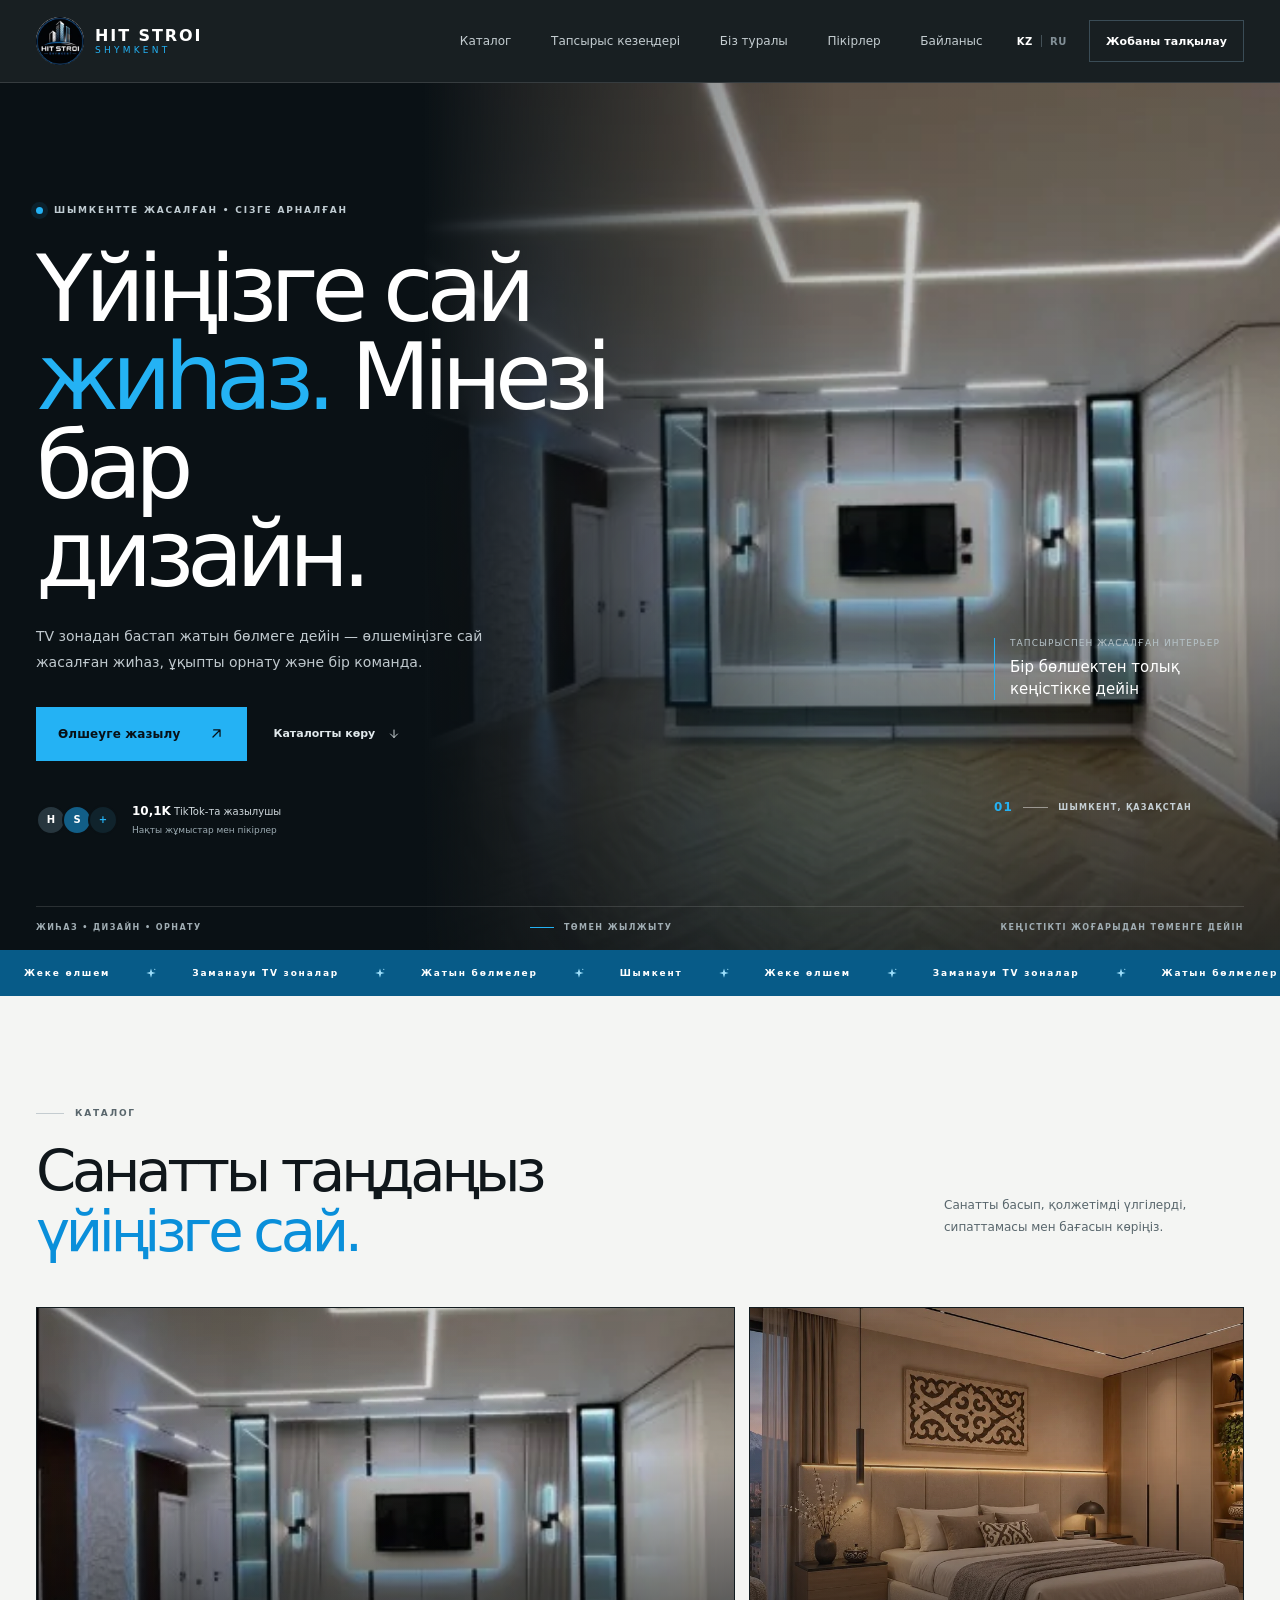
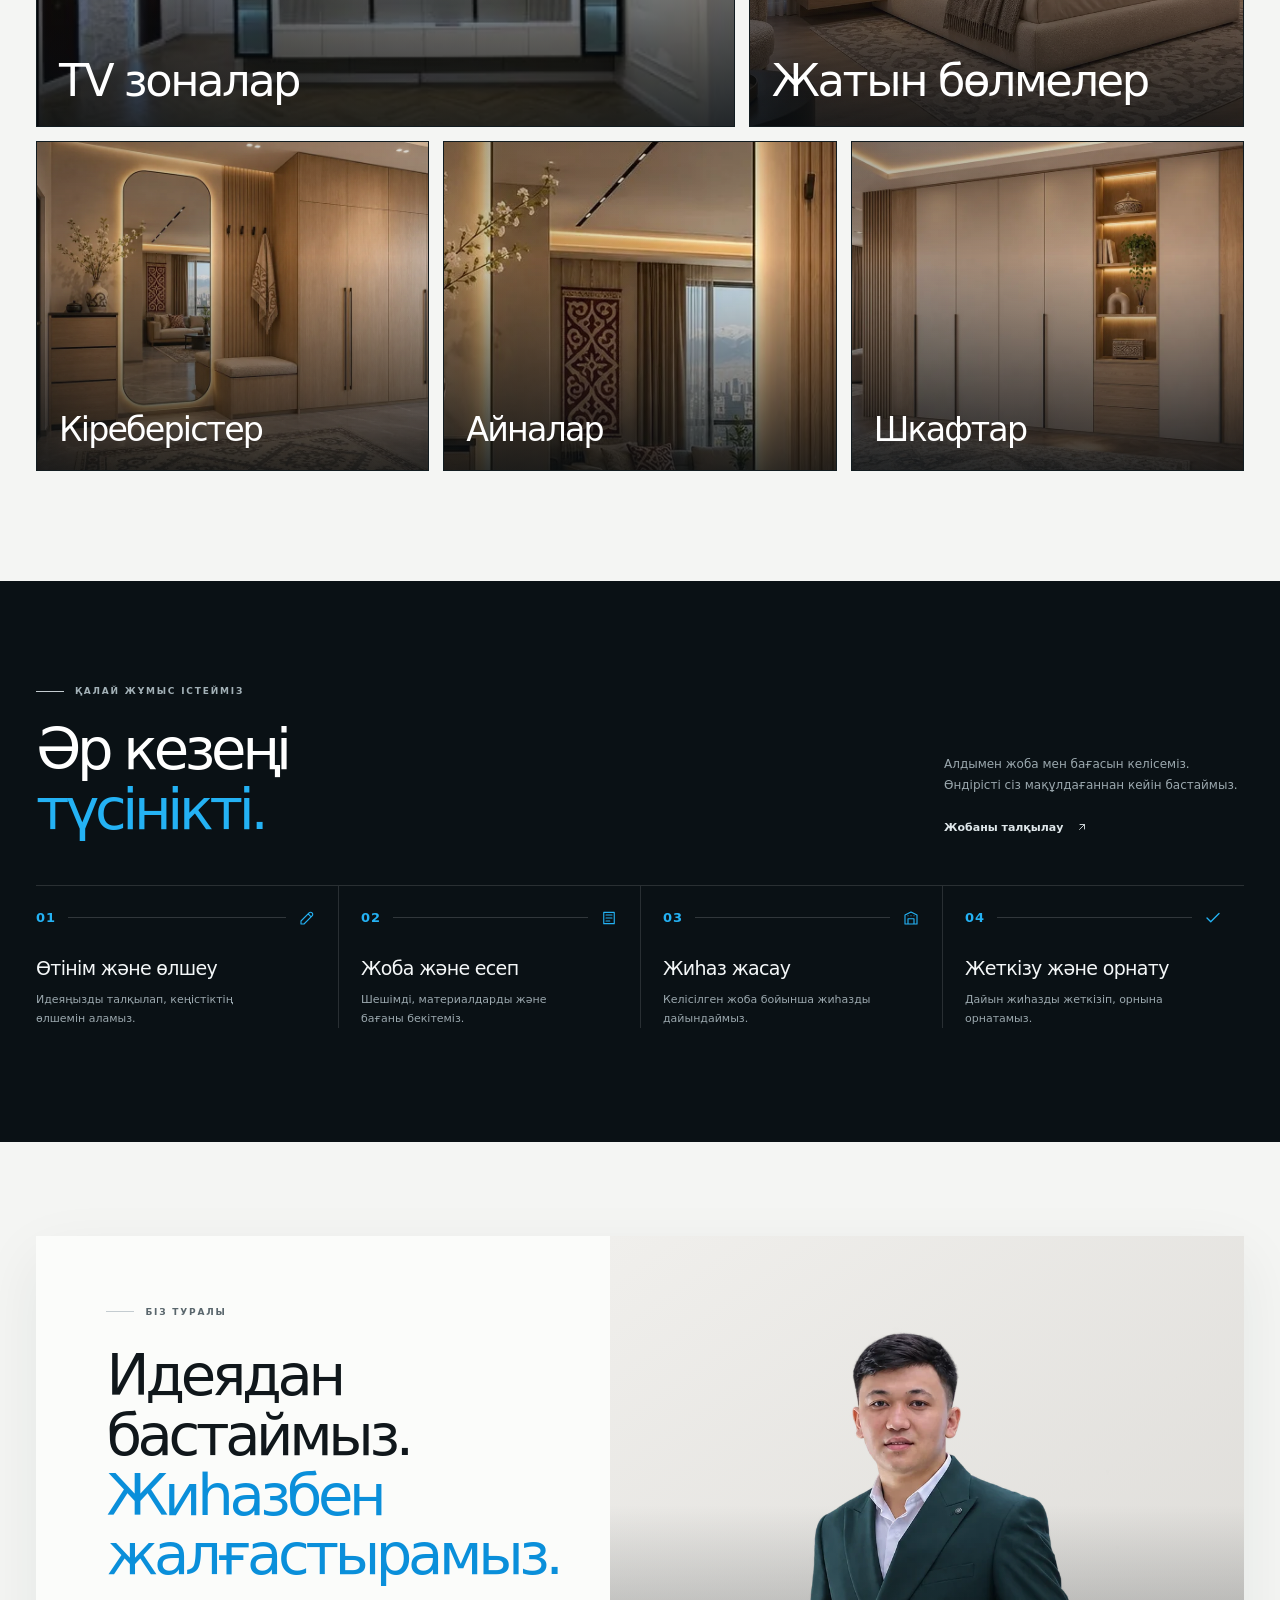
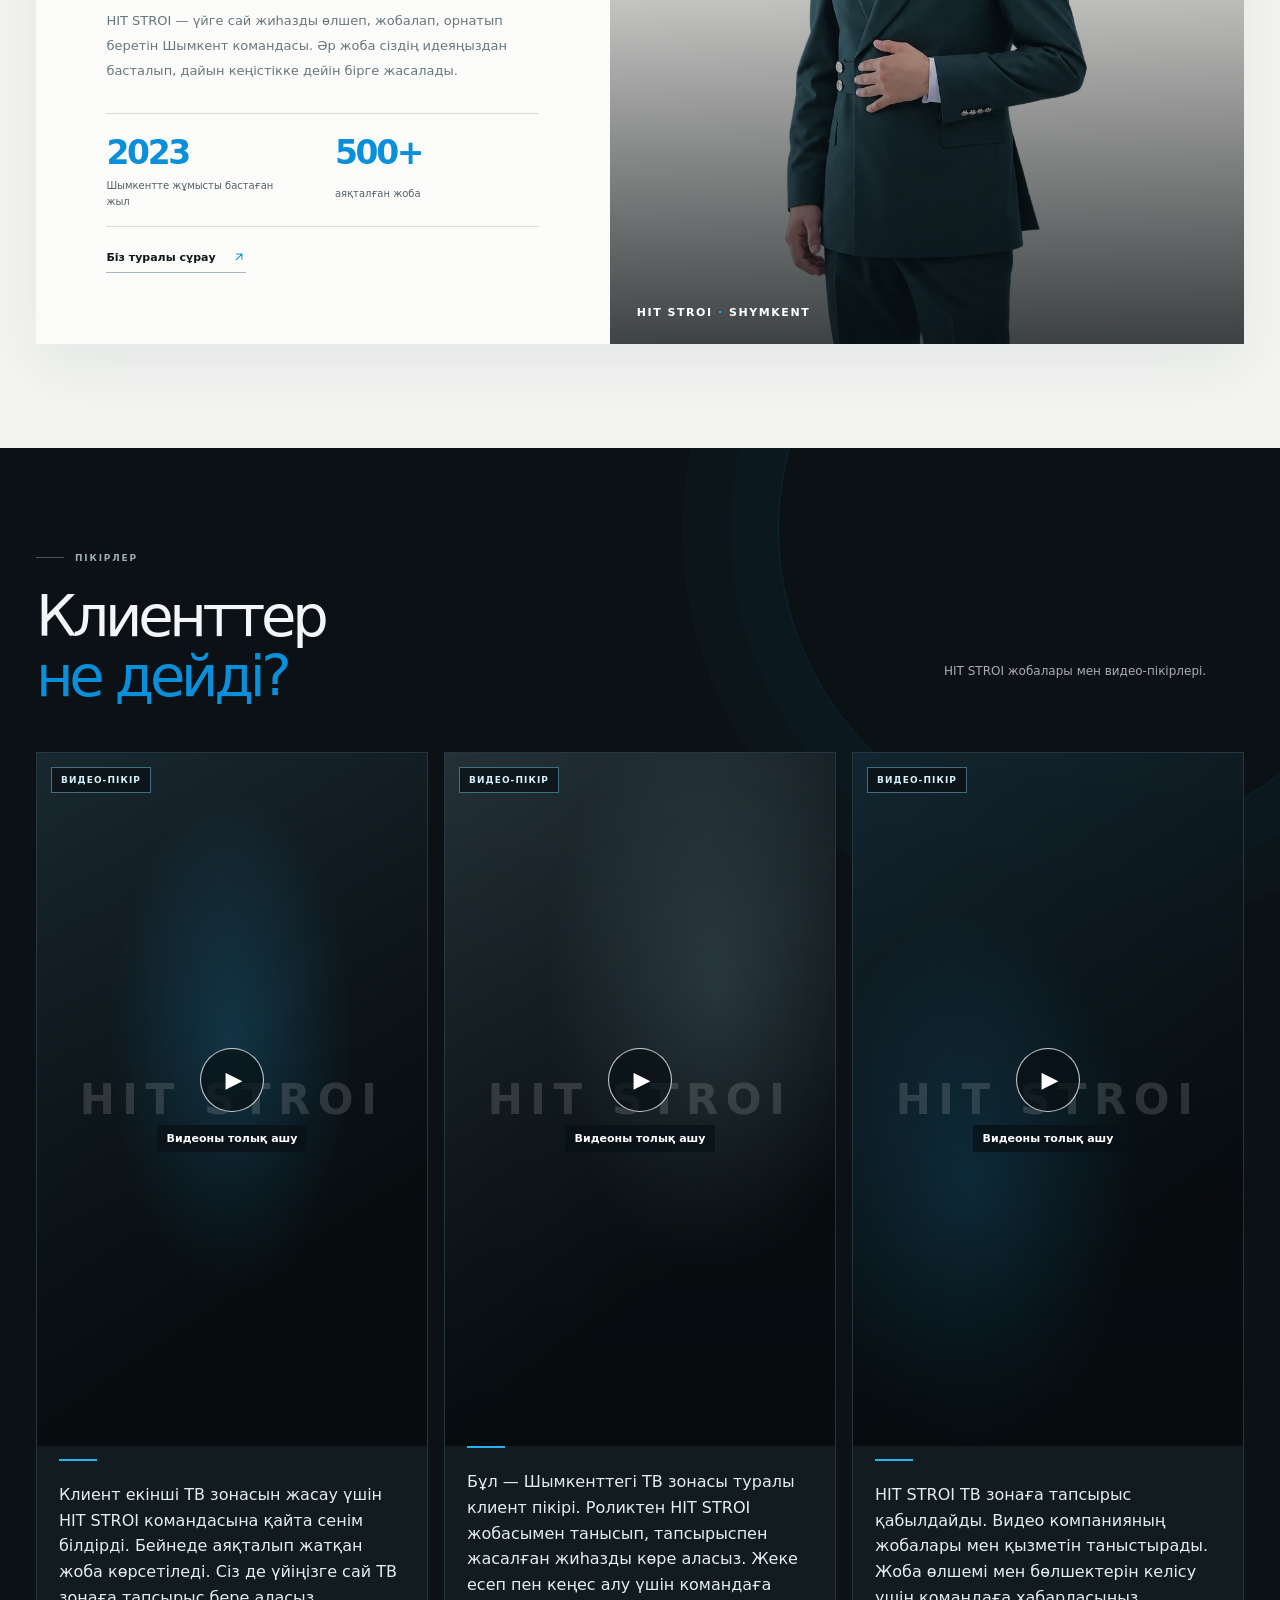
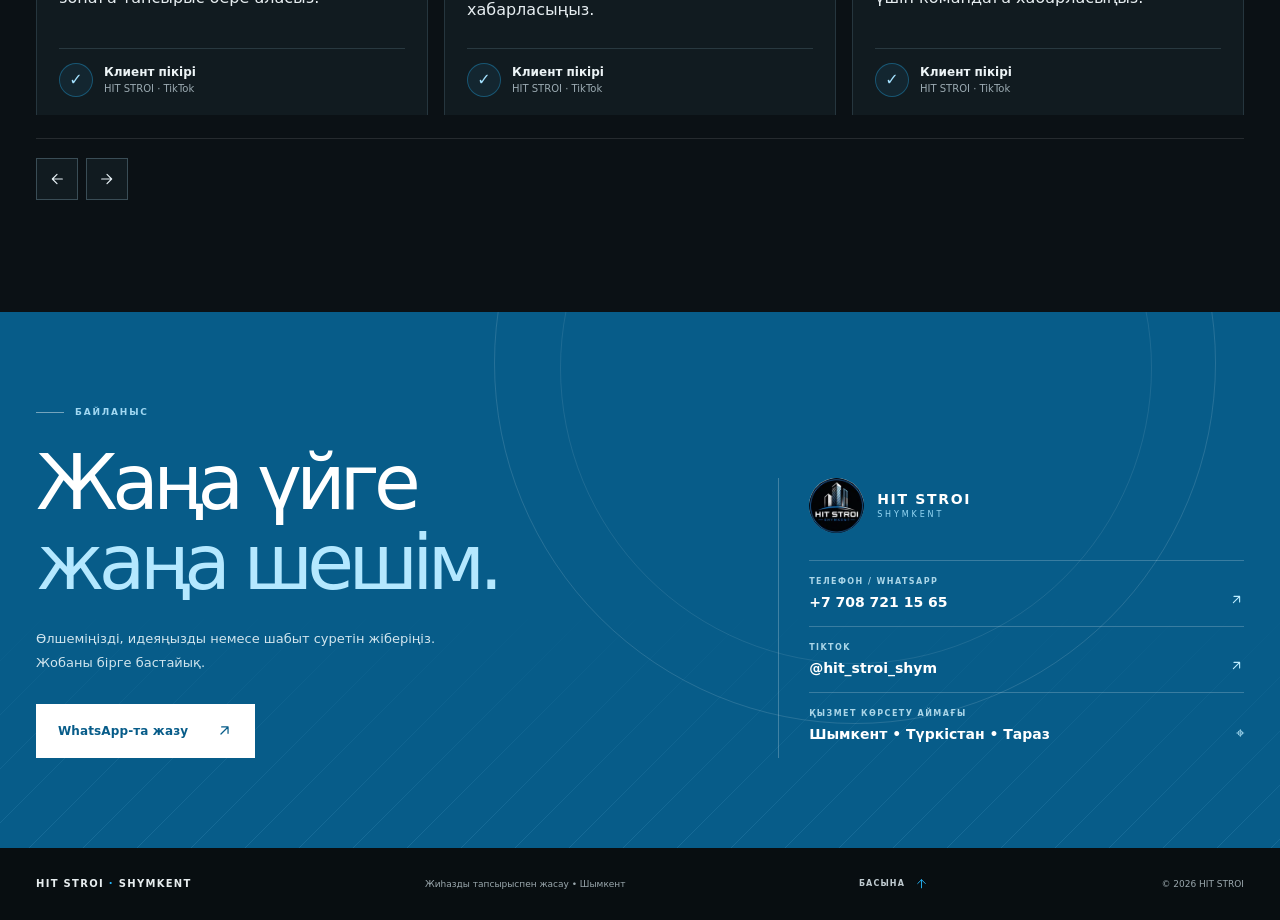
<file: hit-stroi-shymkent/index.html>
<!doctype html>
<html lang="ru">
	<head>
		<meta charset="utf-8" />
		<meta name="viewport" content="width=device-width, initial-scale=1" />
		<meta name="theme-color" content="#0b1115" />
		<meta
			name="description"
			content="HIT STROI SHYMKENT — мебель на заказ: TV-зоны, спальни, шкафы, прихожие и зеркала. Замер и заказ через WhatsApp."
		/>
		<meta property="og:type" content="website" />
		<meta
			property="og:title"
			content="HIT STROI — Мебель на заказ в Шымкенте"
		/>
		<meta
			property="og:description"
			content="TV-зоны, спальные зоны, шкафы, прихожие и зеркала по вашим размерам."
		/>
		<title>HIT STROI — Мебель на заказ в Шымкенте</title>
		<link
			rel="preload"
			as="image"
			href="assets/images/hero-room.webp"
			fetchpriority="high"
		/>
		<link rel="icon" href="favicon.ico?v=3" sizes="any" />
		<link rel="icon" type="image/png" sizes="128x128" href="assets/images/hit-stroi-icon.png?v=3" />
		<link rel="stylesheet" href="assets/css/site.css" />
		<script type="application/ld+json">
			{
				"@context": "https://schema.org",
				"@type": "FurnitureStore",
				"name": "HIT STROI SHYMKENT",
				"telephone": "+77087211565",
				"description": "Мебель на заказ: TV-зоны, спальные зоны, шкафы, прихожие и зеркала.",
				"areaServed": ["Шымкент", "Түркістан", "Тараз"],
				"sameAs": ["https://www.tiktok.com/@hit_stroi_shym"]
			}
		</script>
		<script defer src="data/catalog.js"></script>
		<script defer src="assets/js/site.js"></script>
	</head>
	<body>
		<svg
			class="svg-sprite"
			xmlns="http://www.w3.org/2000/svg"
			aria-hidden="true"
			focusable="false"
		>
			<symbol id="arrow-up-right" viewBox="0 0 24 24">
				<path
					d="M7 17 17 7M8 7h9v9"
					fill="none"
					stroke="currentColor"
					stroke-width="1.75"
					stroke-linecap="round"
					stroke-linejoin="round"
				/>
			</symbol>
			<symbol id="arrow-down-right" viewBox="0 0 24 24">
				<path
					d="m7 7 10 10m0-9v9H8"
					fill="none"
					stroke="currentColor"
					stroke-width="1.75"
					stroke-linecap="round"
					stroke-linejoin="round"
				/>
			</symbol>
			<symbol id="arrow-down" viewBox="0 0 24 24">
				<path
					d="M12 4v15m-7-7 7 7 7-7"
					fill="none"
					stroke="currentColor"
					stroke-width="1.75"
					stroke-linecap="round"
					stroke-linejoin="round"
				/>
			</symbol>
			<symbol id="arrow-up" viewBox="0 0 24 24">
				<path
					d="M12 20V5m-7 7 7-7 7 7"
					fill="none"
					stroke="currentColor"
					stroke-width="1.75"
					stroke-linecap="round"
					stroke-linejoin="round"
				/>
			</symbol>
			<symbol id="arrow-left" viewBox="0 0 24 24">
				<path
					d="M20 12H5m7-7-7 7 7 7"
					fill="none"
					stroke="currentColor"
					stroke-width="1.75"
					stroke-linecap="round"
					stroke-linejoin="round"
				/>
			</symbol>
			<symbol id="arrow-right" viewBox="0 0 24 24">
				<path
					d="M4 12h15m-7-7 7 7-7 7"
					fill="none"
					stroke="currentColor"
					stroke-width="1.75"
					stroke-linecap="round"
					stroke-linejoin="round"
				/>
			</symbol>
			<symbol id="icon-close" viewBox="0 0 24 24">
				<path
					d="m6 6 12 12M18 6 6 18"
					fill="none"
					stroke="currentColor"
					stroke-width="1.7"
					stroke-linecap="round"
				/>
			</symbol>
			<symbol id="icon-spark" viewBox="0 0 24 24">
				<path
					d="M12 2.75 14.2 9.8 21.25 12l-7.05 2.2L12 21.25 9.8 14.2 2.75 12 9.8 9.8 12 2.75Z"
					fill="currentColor"
				/>
				<circle cx="19.5" cy="4.5" r="1.25" fill="currentColor" />
			</symbol>
		</svg>
		<a class="skip-link" href="#main" data-i18n="skip">Негізгі мазмұнға өту</a>
		<header class="site-header" id="top">
			<div class="header-inner wrap">
				<a class="brand" href="#top">
					<img src="assets/images/hit-stroi-logo.webp" alt="" />
					<span class="brand-copy"
						><b>HIT STROI</b><small>SHYMKENT</small></span
					>
				</a>
				<button
					class="menu-toggle"
					type="button"
					aria-label="Открыть меню"
					aria-expanded="false"
					aria-controls="main-nav"
				>
					<span></span><span></span>
				</button>
				<nav class="main-nav" id="main-nav" aria-label="Главная навигация">
					<a href="#catalog" data-i18n="navCatalog">Каталог</a>
					<a href="#process" data-i18n="navProcess">Қалай жұмыс істейміз</a>
					<a href="#about" data-i18n="navAbout">О нас</a>
					<a href="#reviews" data-i18n="navReviews">Отзывы</a>
					<a href="#contacts" data-i18n="navContacts">Контакты</a>
				</nav>
				<div class="header-actions">
					<div class="language-switch" aria-label="Тіл таңдау">
						<button
							type="button"
							class="lang-button is-active"
							data-lang="kk"
							aria-pressed="true"
						>
							KZ
						</button>
						<span></span>
						<button
							type="button"
							class="lang-button"
							data-lang="ru"
							aria-pressed="false"
						>
							RU
						</button>
					</div>
					<a
						class="button button-small button-outline header-cta"
						href="https://wa.me/77087211565"
						data-site-whatsapp
						target="_blank"
						rel="noopener"
						data-i18n="headerCta"
						>Жобаны талқылау</a
					>
				</div>
			</div>
		</header>

		<main id="main">
			<section class="hero hero-cinema section-dark">
				<div class="hero-media" aria-hidden="true">
					<video
						class="hero-video"
						muted
						loop
						playsinline
						preload="none"
						poster="assets/images/hero-room.webp"
					>
						<source
							data-src="assets/video/hero-room-sweep.mp4"
							type="video/mp4"
						/>
					</video>
					<div class="hero-video-shade"></div>
					<div class="hero-video-label">
						
					</div>
				</div>
				<div class="hero-glow" aria-hidden="true"></div>
				<div class="wrap hero-grid">
					<div class="hero-copy">
						<p class="eyebrow">
							<span class="eyebrow-dot"></span
							><span data-i18n="heroEyebrow"
								>ШЫМКЕНТТЕ ЖАСАЛҒАН • СІЗГЕ АРНАЛҒАН</span
							>
						</p>
						<h1 data-i18n="heroTitle">
							Үйіңізге сай<br /><em>жиһаз.</em> Мінезі бар<br />дизайн.
						</h1>
						<p class="hero-lead" data-i18n="heroLead">
							TV зонадан бастап жатын бөлмеге дейін — өлшеміңізге сай жасалған
							жиһаз, ұқыпты орнату және бір команда.
						</p>
						<div class="hero-buttons">
							<a
								class="button button-primary"
								href="https://wa.me/77087211565"
								data-site-whatsapp
								target="_blank"
								rel="noopener"
								><span data-i18n="heroCta">Өлшеуге жазылу</span
								><svg
									class="button-arrow icon-svg"
									viewBox="0 0 24 24"
									aria-hidden="true"
									focusable="false"
								>
									<use href="#arrow-up-right"></use></svg
							></a>
							<a class="text-link" href="#catalog"
								><span data-i18n="heroSecondary">Каталогты көру</span
								><svg
									class="icon-svg icon-down"
									viewBox="0 0 24 24"
									aria-hidden="true"
									focusable="false"
								>
									<use href="#arrow-down"></use></svg
							></a>
						</div>
						<div class="hero-proof">
							<div class="proof-avatars" aria-hidden="true">
								<span>H</span><span>S</span><span>+</span>
							</div>
							<p>
								<strong>10,1K</strong>
								<span data-i18n="proofFollowers">TikTok-та жазылушы</span
								><br /><small data-i18n="proofLikes"
									>Нақты жұмыстар мен пікірлер</small
								>
							</p>
						</div>
					</div>
					<div class="hero-aside">
						<div class="hero-aside-note">
							<small data-i18n="heroNoteTop"
								>Тапсырыспен жасалған интерьер</small
							><strong data-i18n="heroNoteBottom"
								>Бір бөлшектен толық кеңістікке дейін</strong
							>
						</div>
						<div class="hero-aside-index">
							<span>01</span><i></i
							><span data-i18n="heroBottomRight">ШЫМКЕНТ, ҚАЗАҚСТАН</span>
						</div>
					</div>
				</div>
				<div class="hero-bottom wrap">
					<span data-i18n="heroBottomLeft">ЖИҺАЗ • ДИЗАЙН • ОРНАТУ</span>
					<span class="scroll-indicator"
						><span></span><span data-i18n="scroll">ТӨМЕН ЖЫЛЖЫТУ</span></span
					>
					<span data-i18n="heroVideoCaption"
						>КЕҢІСТІКТІ ЖОҒАРЫДАН ТӨМЕНГЕ ДЕЙІН</span
					>
				</div>
			</section>

			<section class="ticker" aria-label="Қызметтер">
				<div class="ticker-track" aria-hidden="true">
					<span data-i18n="tickerOne">Жеке өлшем</span>
					<svg
						class="icon-svg ticker-icon"
						aria-hidden="true"
						focusable="false"
					>
						<use href="#icon-spark"></use>
					</svg>
					<span data-i18n="tickerTwo">Заманауи TV зоналар</span>
					<svg
						class="icon-svg ticker-icon"
						aria-hidden="true"
						focusable="false"
					>
						<use href="#icon-spark"></use>
					</svg>
					<span data-i18n="tickerThree">Жатын бөлмелер</span>
					<svg
						class="icon-svg ticker-icon"
						aria-hidden="true"
						focusable="false"
					>
						<use href="#icon-spark"></use>
					</svg>
					<span data-i18n="tickerFour">Шымкент</span>
					<svg
						class="icon-svg ticker-icon"
						aria-hidden="true"
						focusable="false"
					>
						<use href="#icon-spark"></use>
					</svg>
					<span data-i18n="tickerOne">Жеке өлшем</span>
					<svg
						class="icon-svg ticker-icon"
						aria-hidden="true"
						focusable="false"
					>
						<use href="#icon-spark"></use>
					</svg>
					<span data-i18n="tickerTwo">Заманауи TV зоналар</span>
					<svg
						class="icon-svg ticker-icon"
						aria-hidden="true"
						focusable="false"
					>
						<use href="#icon-spark"></use>
					</svg>
					<span data-i18n="tickerThree">Жатын бөлмелер</span>
					<svg
						class="icon-svg ticker-icon"
						aria-hidden="true"
						focusable="false"
					>
						<use href="#icon-spark"></use>
					</svg>
					<span data-i18n="tickerFour">Шымкент</span>
				</div>
			</section>

			<section class="catalog-section section-light" id="catalog">
				<div class="wrap">
					<div class="section-heading heading-dark">
						<div>
							<div class="section-kicker">
								<span class="kicker-rule"></span
								><span data-i18n="catalogKicker">КАТАЛОГ</span>
							</div>
							<h2 data-i18n="catalogTitle">
								Өзіңізге<br /><em>ұнағанын таңдаңыз.</em>
							</h2>
						</div>
						<div class="heading-aside">
							<p data-i18n="catalogText">
								Баға материал мен өлшемге қарай нақтыланады. Таңдаған үлгіңізді
								WhatsApp арқылы сұраңыз.
							</p>
						</div>
					</div>
					<div
						class="category-grid"
						role="group"
						aria-label="Категории мебели"
						data-i18n-aria="categoryGroup"
					>
						<button
							class="category-card category-card-tv"
							type="button"
							data-category="tv"
							aria-haspopup="dialog"
							aria-controls="catalog-modal"
							aria-pressed="false"
						>
							<img src="assets/images/hero-room.webp" alt="" loading="lazy" />
							<span class="category-copy"
								><strong data-i18n="categoryTv">TV зоналар</strong></span
							>
						</button>
						<button
							class="category-card category-card-bedroom"
							type="button"
							data-category="bedroom"
							aria-haspopup="dialog"
							aria-controls="catalog-modal"
							aria-pressed="false"
						>
							<img
								src="assets/images/bedroom-concept.webp"
								alt=""
								loading="lazy"
							/>
							<span class="category-copy"
								><strong data-i18n="categoryBedroom"
									>Жатын бөлмелер</strong
								></span
							>
						</button>
						<button
							class="category-card"
							type="button"
							data-category="hallway"
							aria-haspopup="dialog"
							aria-controls="catalog-modal"
							aria-pressed="false"
						>
							<img
								src="assets/images/hallway-concept.webp"
								alt=""
								loading="lazy"
							/>
							<span class="category-copy"
								><strong data-i18n="categoryHallway">Кіреберістер</strong></span
							>
						</button>
						<button
							class="category-card"
							type="button"
							data-category="mirror"
							aria-haspopup="dialog"
							aria-controls="catalog-modal"
							aria-pressed="false"
						>
							<img
								src="assets/images/mirror-concept.webp"
								alt=""
								loading="lazy"
							/>
							<span class="category-copy"
								><strong data-i18n="categoryMirror">Айналар</strong></span
							>
						</button>
						<button
							class="category-card"
							type="button"
							data-category="wardrobe"
							aria-haspopup="dialog"
							aria-controls="catalog-modal"
							aria-pressed="false"
						>
							<img
								src="assets/images/wardrobe-concept.webp"
								alt=""
								loading="lazy"
							/>
							<span class="category-copy"
								><strong data-i18n="categoryWardrobe">Шкафтар</strong></span
							>
						</button>
					</div>
				</div>
			</section>

			<section class="process-section section-dark" id="process">
				<div class="wrap">
					<div class="section-heading heading-light">
						<div>
							<div class="section-kicker">
								<span class="kicker-rule"></span
								><span data-i18n="processKicker">ҚАЛАЙ ЖҰМЫС ІСТЕЙМІЗ</span>
							</div>
							<h2 data-i18n="processTitle">
								Әр кезеңі<br /><em>түсінікті.</em>
							</h2>
						</div>
						<div class="heading-aside">
							<p data-i18n="processText">
								Алдымен жоба мен бағасын келісеміз. Өндірісті сіз мақұлдағаннан
								кейін бастаймыз.
							</p>
							<a
								class="text-link light-link"
								href="https://wa.me/77087211565"
								data-site-whatsapp
								target="_blank"
								rel="noopener"
								><span data-i18n="processCta">Жобаны талқылау</span
								><svg
									class="icon-svg"
									viewBox="0 0 24 24"
									aria-hidden="true"
									focusable="false"
								>
									<use href="#arrow-up-right"></use></svg
							></a>
						</div>
					</div>
					<div class="process-steps">
						<article class="process-step">
							<div class="process-step-top">
								<span>01</span><i></i
								><svg class="icon-svg" viewBox="0 0 24 24" aria-hidden="true">
									<path
										d="M4 20h4l10.8-10.8a2.1 2.1 0 0 0-4-4L4 16v4Zm9.5-13.5 4 4"
										fill="none"
										stroke="currentColor"
										stroke-width="1.5"
										stroke-linecap="round"
										stroke-linejoin="round"
									/>
								</svg>
							</div>
							<h3 data-i18n="processStepOneTitle">Өтінім және өлшеу</h3>
							<p data-i18n="processStepOneText">
								Идеяңызды талқылап, кеңістіктің өлшемін аламыз.
							</p>
						</article>
						<article class="process-step">
							<div class="process-step-top">
								<span>02</span><i></i
								><svg class="icon-svg" viewBox="0 0 24 24" aria-hidden="true">
									<path
										d="M5 4.5h14v15H5zM8 8h8M8 12h8M8 16h5"
										fill="none"
										stroke="currentColor"
										stroke-width="1.5"
										stroke-linecap="round"
										stroke-linejoin="round"
									/>
								</svg>
							</div>
							<h3 data-i18n="processStepTwoTitle">Жоба және есеп</h3>
							<p data-i18n="processStepTwoText">
								Таңдалған шешім, материал мен бағаны бекітеміз.
							</p>
						</article>
						<article class="process-step">
							<div class="process-step-top">
								<span>03</span><i></i
								><svg class="icon-svg" viewBox="0 0 24 24" aria-hidden="true">
									<path
										d="M4 20V8l8-4 8 4v12H4Zm4 0v-7h8v7M8 9h.01M12 9h.01M16 9h.01"
										fill="none"
										stroke="currentColor"
										stroke-width="1.5"
										stroke-linecap="round"
										stroke-linejoin="round"
									/>
								</svg>
							</div>
							<h3 data-i18n="processStepThreeTitle">Жиһаз жасау</h3>
							<p data-i18n="processStepThreeText">
								Келісілген жоба бойынша жиһазды дайындаймыз.
							</p>
						</article>
						<article class="process-step">
							<div class="process-step-top">
								<span>04</span><i></i
								><svg class="icon-svg" viewBox="0 0 24 24" aria-hidden="true">
									<path
										d="m4 12 5 5L20 6"
										fill="none"
										stroke="currentColor"
										stroke-width="1.8"
										stroke-linecap="round"
										stroke-linejoin="round"
									/>
								</svg>
							</div>
							<h3 data-i18n="processStepFourTitle">Жеткізу және орнату</h3>
							<p data-i18n="processStepFourText">
								Дайын жиһазды жеткізіп, орнына орнатамыз.
							</p>
						</article>
					</div>
				</div>
			</section>

			<section class="about-section section-light" id="about">
				<div class="wrap about-layout">
					<div class="about-photo">
						<img
							src="assets/images/hit-stroi-author.webp"
							alt="HIT STROI өкілінің портреті"
							data-i18n-alt="aboutPhotoAlt"
							loading="lazy"
						/>
						<div class="about-photo-shade"></div>
						<div class="about-photo-mark">
							<strong>HIT STROI <span>·</span> SHYMKENT</strong>
						</div>
					</div>
					<div class="about-copy">
						<div class="section-kicker">
							<span class="kicker-rule"></span
							><span data-i18n="introKicker">БІЗ ТУРАЛЫ</span>
						</div>
						<h2 data-i18n="aboutTitle">
							Ойдан бастаймыз.<br /><em>Жиһазбен жалғастырамыз.</em>
						</h2>
						<p class="about-lead" data-i18n="aboutText">
							HIT STROI — үйге сай жиһазды өлшеп, жобалап, орнатып беретін
							Шымкент командасы. Әр жоба клиенттің идеясынан басталып, дайын
							кеңістікке дейін бірге жасалады.
						</p>
						<div class="about-stats">
							<article>
								<strong>2023</strong
								><span data-i18n="aboutSince"
									>Шымкентте жұмысты бастаған жыл</span
								>
							</article>
							<article>
								<strong>500+</strong
								><span data-i18n="aboutProjects">аяқталған жоба</span>
							</article>
						</div>
						<a class="about-cta" href="#contacts"
							><span data-i18n="aboutCta">Біз туралы сұрау</span
							><svg
								class="icon-svg"
								viewBox="0 0 24 24"
								aria-hidden="true"
								focusable="false"
							>
								<use href="#arrow-up-right"></use></svg
						></a>
					</div>
				</div>
			</section>

			<section class="reviews-section section-dark" id="reviews">
				<div class="wrap">
					<div class="section-heading heading-dark reviews-heading">
						<div>
							<div class="section-kicker">
								<span class="kicker-rule"></span
								><span data-i18n="reviewsKicker">ПІКІРЛЕР</span>
							</div>
							<h2 data-i18n="reviewsTitle">
								Клиенттер<br /><em>не дейді?</em>
							</h2>
						</div>
						<div class="heading-aside">
							<p data-i18n="reviewsText">
								Фото мен видео-пікірлер. Жұлдызсыз — тек клиенттердің өз
								сөздері.
							</p>
						</div>
					</div>
					<div class="reviews-carousel" id="reviews-carousel">
						<div class="reviews-viewport">
							<div class="reviews-track">
								<article class="review-card review-card-tiktok">
									<div class="review-media">
										<div class="review-video-cover" aria-hidden="true">
											<span class="review-cover-brand">HIT STROI</span>
										</div>
										<button
											class="review-video-open"
											type="button"
											data-review-video-id="7655763520113462535"
										>
											<span class="review-video-play" aria-hidden="true"
												>▶</span
											>
											<span data-i18n="reviewOpenVideo">Видеоны толық ашу</span>
										</button>
										<span class="review-media-tag" data-i18n="reviewVideoLabel"
											>ВИДЕО-ПІКІР</span
										>
									</div>
									<div class="review-content">
										<blockquote data-i18n="reviewSummaryOne">
											Клиент екінші ТВ зонасын жасау үшін HIT STROI командасына
											қайта сенім білдірді. Бейнеде аяқталып жатқан жоба
											көрсетіледі. Сіз де үйіңізге сай ТВ зонаға тапсырыс бере
											аласыз.
										</blockquote>
										<div class="review-author">
											<span class="review-avatar">✓</span>
											<div>
												<strong data-i18n="reviewClient">Клиент пікірі</strong
												><small>HIT STROI · TikTok</small>
											</div>
										</div>
									</div>
								</article>
								<article class="review-card review-card-tiktok">
									<div class="review-media">
										<div class="review-video-cover" aria-hidden="true">
											<span class="review-cover-brand">HIT STROI</span>
										</div>
										<button
											class="review-video-open"
											type="button"
											data-review-video-id="7608617789649128711"
										>
											<span class="review-video-play" aria-hidden="true"
												>▶</span
											>
											<span data-i18n="reviewOpenVideo">Видеоны толық ашу</span>
										</button>
										<span class="review-media-tag" data-i18n="reviewVideoLabel"
											>ВИДЕО-ПІКІР</span
										>
									</div>
									<div class="review-content">
										<blockquote data-i18n="reviewSummaryTwo">
											Бұл — Шымкенттегі ТВ зонасы туралы клиент пікірі. Роликтен
											HIT STROI жобасымен танысып, тапсырыспен жасалған жиһазды
											көре аласыз. Жеке есеп пен кеңес алу үшін командаға
											хабарласыңыз.
										</blockquote>
										<div class="review-author">
											<span class="review-avatar">✓</span>
											<div>
												<strong data-i18n="reviewClient">Клиент пікірі</strong
												><small>HIT STROI · TikTok</small>
											</div>
										</div>
									</div>
								</article>
								<article class="review-card review-card-tiktok">
									<div class="review-media">
										<div class="review-video-cover" aria-hidden="true">
											<span class="review-cover-brand">HIT STROI</span>
										</div>
										<button
											class="review-video-open"
											type="button"
											data-review-video-id="7600109253088595218"
										>
											<span class="review-video-play" aria-hidden="true"
												>▶</span
											>
											<span data-i18n="reviewOpenVideo">Видеоны толық ашу</span>
										</button>
										<span class="review-media-tag" data-i18n="reviewVideoLabel"
											>ВИДЕО-ПІКІР</span
										>
									</div>
									<div class="review-content">
										<blockquote data-i18n="reviewSummaryThree">
											HIT STROI ТВ зонаға тапсырыс қабылдайды. Видео компанияның
											жобалары мен қызметін таныстырады. Жоба өлшемі мен
											бөлшектерін келісу үшін командаға хабарласыңыз.
										</blockquote>
										<div class="review-author">
											<span class="review-avatar">✓</span>
											<div>
												<strong data-i18n="reviewClient">Клиент пікірі</strong
												><small>HIT STROI · TikTok</small>
											</div>
										</div>
									</div>
								</article>
							</div>
						</div>
						<div class="reviews-controls">
							<div class="reviews-actions">
								<button
									class="reviews-arrow"
									type="button"
									data-review-prev
									data-i18n-aria="reviewsPrev"
									aria-label="Алдыңғы пікір"
								>
									<svg
										class="icon-svg"
										viewBox="0 0 24 24"
										aria-hidden="true"
										focusable="false"
									>
										<use href="#arrow-left"></use>
									</svg>
								</button>
								<button
									class="reviews-arrow"
									type="button"
									data-review-next
									data-i18n-aria="reviewsNext"
									aria-label="Келесі пікір"
								>
									<svg
										class="icon-svg"
										viewBox="0 0 24 24"
										aria-hidden="true"
										focusable="false"
									>
										<use href="#arrow-right"></use>
									</svg>
								</button>
							</div>
						</div>
					</div>
				</div>
			</section>

			<dialog
				class="review-video-dialog"
				id="review-video-dialog"
				data-i18n-aria="reviewVideoDialogAria"
				aria-label="Видео-пікірді толық экранда қарау"
			>
				<button
					class="review-video-dialog-close"
					type="button"
					data-i18n-aria="reviewVideoClose"
					aria-label="Видео-пікірді жабу"
				>
					×
				</button>
				<div
					class="review-video-dialog-frame"
					id="review-video-dialog-frame"
				></div>
			</dialog>

			<dialog
				class="catalog-modal"
				id="catalog-modal"
				aria-labelledby="catalog-modal-title"
			>
				<div class="catalog-modal-inner">
					<div class="catalog-modal-header">
						<div>
							<div class="section-kicker">
								<span>HIT STROI</span><span class="kicker-rule"></span
								><span data-i18n="modalKicker">КАТАЛОГ МОДЕЛДЕРІ</span>
							</div>
							<h2 id="catalog-modal-title">TV зоналар</h2>
						</div>
						<div class="catalog-modal-header-actions">
							<span
								class="catalog-count"
								id="catalog-count"
								aria-live="polite"
							></span
							><button
								class="catalog-modal-close"
								type="button"
								data-i18n-aria="closeCatalog"
								aria-label="Каталогты жабу"
							>
								<svg
									class="icon-svg"
									viewBox="0 0 24 24"
									aria-hidden="true"
									focusable="false"
								>
									<use href="#icon-close"></use>
								</svg>
							</button>
						</div>
					</div>
					<div
						class="product-grid catalog-modal-products"
						id="catalog-products"
						aria-live="polite"
					></div>
					<div class="product-detail" id="product-detail" hidden></div>
					<div class="catalog-note">
						<button
							class="catalog-note-close"
							type="button"
							data-i18n-aria="catalogNoteClose"
							aria-label="Ескертуді жасыру"
						>
							<svg class="icon-svg" aria-hidden="true" focusable="false">
								<use href="#icon-close"></use>
							</svg>
						</button>
						<svg
							class="icon-svg note-star"
							aria-hidden="true"
							focusable="false"
						>
							<use href="#icon-spark"></use>
						</svg>
						<p data-i18n="catalogNote">
							Баға өлшем мен материалға қарай нақтыланады.
						</p>
						<a
							href="https://wa.me/77087211565"
							data-site-whatsapp
							target="_blank"
							rel="noopener"
							><span data-i18n="catalogAsk">Бағасын сұрау</span
							><svg
								class="icon-svg"
								viewBox="0 0 24 24"
								aria-hidden="true"
								focusable="false"
							>
								<use href="#arrow-up-right"></use></svg
						></a>
					</div>
				</div>
			</dialog>

			<dialog
				class="photo-viewer"
				id="photo-viewer"
				data-i18n-aria="photoViewer"
				aria-label="Фотоны толық экранда қарау"
			>
				<button
					class="photo-viewer-close"
					type="button"
					data-i18n-aria="photoClose"
					aria-label="Жабу"
				>
					<svg class="icon-svg" aria-hidden="true" focusable="false">
						<use href="#icon-close"></use>
					</svg>
				</button>
				<button
					class="photo-viewer-nav photo-viewer-prev"
					type="button"
					data-photo-prev
					data-i18n-aria="photoPrev"
					aria-label="Алдыңғы фото"
				>
					<svg class="icon-svg" aria-hidden="true" focusable="false">
						<use href="#arrow-left"></use>
					</svg>
				</button>
				<div class="photo-viewer-stage">
					<img id="photo-viewer-image" alt="" draggable="false" />
					<span class="photo-viewer-count" id="photo-viewer-count"></span>
				</div>
				<button
					class="photo-viewer-nav photo-viewer-next"
					type="button"
					data-photo-next
					data-i18n-aria="photoNext"
					aria-label="Келесі фото"
				>
					<svg class="icon-svg" aria-hidden="true" focusable="false">
						<use href="#arrow-right"></use>
					</svg>
				</button>
			</dialog>

			<section class="contact-section" id="contacts">
				<div class="contact-pattern" aria-hidden="true"></div>
				<div class="wrap contact-grid">
					<div class="contact-main">
						<div class="section-kicker">
							<span class="kicker-rule"></span
							><span data-i18n="contactKicker">БАЙЛАНЫС</span>
						</div>
						<h2 data-i18n="contactTitle">
							Жаңа үйге<br /><em>жаңа шешім.</em>
						</h2>
						<p data-i18n="contactText">
							Өлшеміңізді, идеяңызды немесе шабыт суретін жіберіңіз. Жобаны
							бірге бастайық.
						</p>
						<a
							class="button button-light"
							href="https://wa.me/77087211565"
							data-site-whatsapp
							target="_blank"
							rel="noopener"
							><span data-i18n="contactCta">WhatsApp-та жазу</span
							><svg
								class="button-arrow icon-svg"
								viewBox="0 0 24 24"
								aria-hidden="true"
								focusable="false"
							>
								<use href="#arrow-up-right"></use></svg
						></a>
					</div>
					<div class="contact-side">
						<div class="contact-brand">
							<img src="assets/images/hit-stroi-logo.webp" alt="" />
							<div><b>HIT STROI</b><span>SHYMKENT</span></div>
						</div>
						<a class="contact-method" href="tel:+77087211565"
							><small data-i18n="phoneLabel">ТЕЛЕФОН / WHATSAPP</small
							><strong>+7 708 721 15 65</strong
							><svg
								class="icon-svg"
								viewBox="0 0 24 24"
								aria-hidden="true"
								focusable="false"
							>
								<use href="#arrow-up-right"></use></svg></a
						><a
							class="contact-method"
							href="https://www.tiktok.com/@hit_stroi_shym"
							target="_blank"
							rel="noopener"
							><small>TIKTOK</small><strong>@hit_stroi_shym</strong
							><svg
								class="icon-svg"
								viewBox="0 0 24 24"
								aria-hidden="true"
								focusable="false"
							>
								<use href="#arrow-up-right"></use></svg
						></a>
						<div class="contact-method">
							<small data-i18n="locationLabel">ҚАЛА</small
							><strong data-i18n="locationValue">Шымкент, Қазақстан</strong
							><span class="location-pin">⌖</span>
						</div>
					</div>
				</div>
			</section>
		</main>

		<footer class="site-footer">
			<div class="wrap footer-inner">
				<a class="footer-brand" href="#top"
					>HIT STROI <span>·</span> SHYMKENT</a
				>
				<p data-i18n="footerCopy">Жиһазды тапсырыспен жасау • Шымкент</p>
				<a href="#top" class="back-top"
					><span data-i18n="backTop">БАСЫНА</span
					><svg
						class="icon-svg"
						viewBox="0 0 24 24"
						aria-hidden="true"
						focusable="false"
					>
						<use href="#arrow-up"></use></svg></a
				><small>© <span id="year"></span> HIT STROI</small>
			</div>
		</footer>
	</body>
</html>
</file>
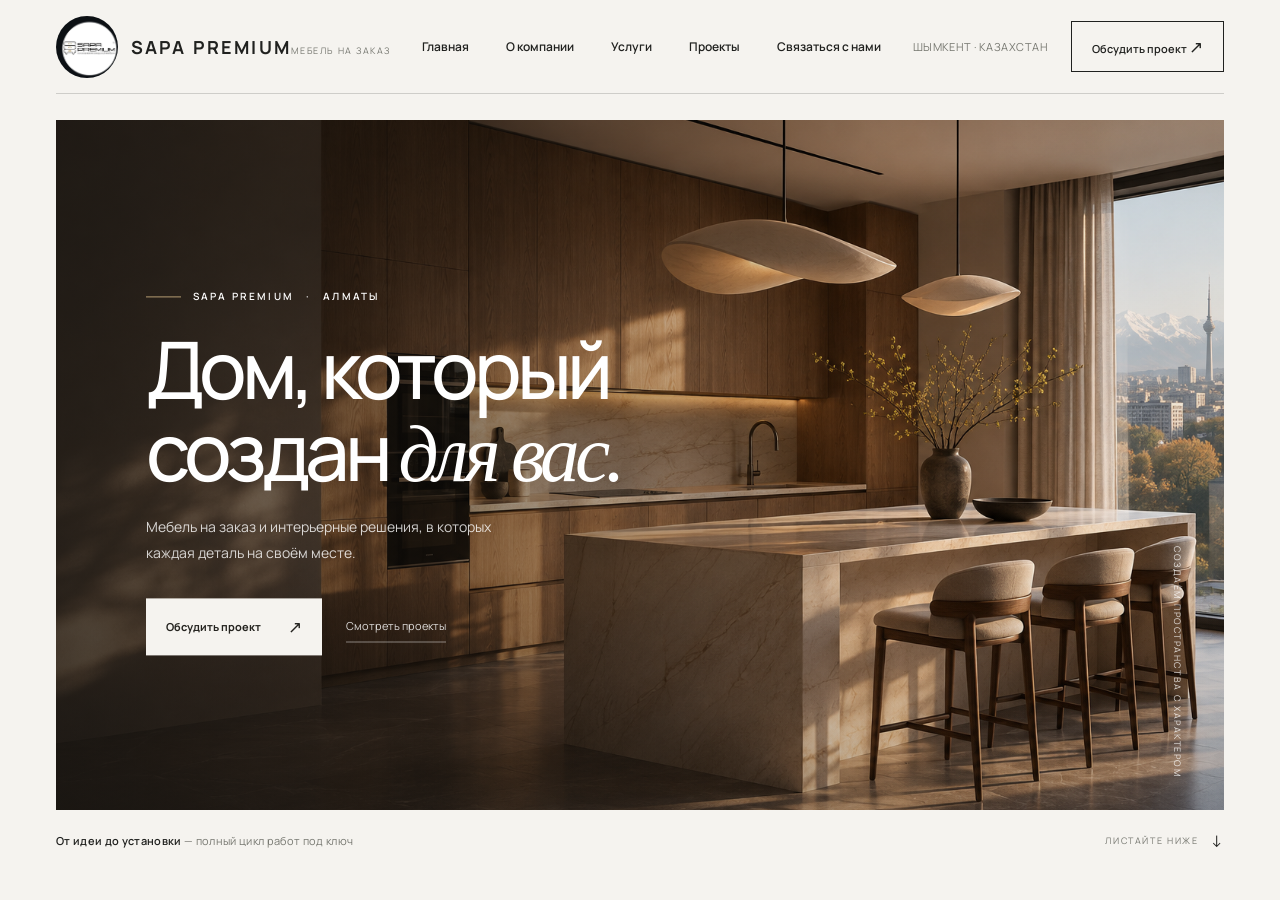
<file: outputs/index.html>
<!doctype html>
<html lang="ru">
	<head>
		<meta charset="utf-8" />
		<meta name="viewport" content="width=device-width, initial-scale=1" />
		<meta name="theme-color" content="#f5f3ef" />
		<meta
			name="description"
			content="Sapa Premium — мебель на заказ и интерьерные решения под ключ."
		/>
		<title>Sapa Premium — мебель, созданная для вас</title>
		<link rel="preconnect" href="https://fonts.googleapis.com" />
		<link rel="preconnect" href="https://fonts.gstatic.com" crossorigin />
		<link
			href="https://fonts.googleapis.com/css2?family=Manrope:wght@400;500;600;700&display=swap"
			rel="stylesheet"
		/>
		<style>
			:root {
				--paper: #f5f3ef;
				--ink: #20211f;
				--muted: #777871;
				--line: rgba(32, 33, 31, 0.18);
				--gold: #b49b71;
				--white: #fff;
			}
			* {
				box-sizing: border-box;
			}
			html {
				scroll-behavior: smooth;
			}
			body {
				margin: 0;
				background: var(--paper);
				color: var(--ink);
				font-family: Manrope, Arial, sans-serif;
				-webkit-font-smoothing: antialiased;
			}
			a {
				color: inherit;
				text-decoration: none;
			}
			button {
				font: inherit;
			}
			.wrap {
				width: min(1440px, calc(100% - 112px));
				margin: auto;
			}
			.header {
				height: 94px;
				display: flex;
				align-items: center;
				justify-content: space-between;
				border-bottom: 1px solid var(--line);
				position: relative;
				z-index: 5;
			}
			.brand {
				display: flex;
				align-items: center;
				gap: 13px;
			}
			.brand img {
				width: 62px;
				height: 62px;
				border-radius: 50%;
				object-fit: cover;
			}
			.brand-name {
				font-size: 18px;
				font-weight: 700;
				letter-spacing: 0.12em;
			}
			.brand-caption {
				font-size: 9px;
				color: var(--muted);
				letter-spacing: 0.16em;
				text-transform: uppercase;
				margin-top: 3px;
			}
			.nav {
				display: flex;
				align-items: center;
				gap: 37px;
				font-size: 12px;
				font-weight: 600;
			}
			.nav a {
				transition: color 0.2s;
			}
			.nav a:hover {
				color: var(--gold);
			}
			.header-right {
				display: flex;
				align-items: center;
				gap: 23px;
			}
			.location {
				color: var(--muted);
				font-size: 11px;
				letter-spacing: 0.04em;
			}
			.contact {
				border: 1px solid var(--ink);
				padding: 13px 20px;
				font-size: 11px;
				font-weight: 600;
				transition: 0.2s;
			}
			.contact:hover {
				background: var(--ink);
				color: white;
			}
			.menu-toggle {
				display: none;
				background: none;
				border: 0;
				padding: 8px;
				color: var(--ink);
			}
			.hero {
				padding: 26px 0 0;
			}
			.hero-image {
				min-height: min(690px, calc(100svh - 125px));
				height: 650px;
				max-height: 760px;
				position: relative;
				background: #392a20 url("sapa-hero.png") center 55% / cover no-repeat;
				overflow: hidden;
			}
			.hero-image:after {
				content: "";
				position: absolute;
				inset: 0;
				background:
					linear-gradient(
						90deg,
						rgba(19, 17, 14, 0.72) 0%,
						rgba(19, 17, 14, 0.48) 34%,
						rgba(19, 17, 14, 0.04) 72%
					),
					linear-gradient(0deg, rgba(16, 15, 13, 0.22), transparent 35%);
			}
			.hero-copy {
				position: absolute;
				z-index: 1;
				left: clamp(28px, 7vw, 104px);
				top: 50%;
				transform: translateY(-48%);
				color: #fff;
				max-width: 610px;
			}
			.eyebrow {
				display: flex;
				align-items: center;
				gap: 12px;
				text-transform: uppercase;
				letter-spacing: 0.22em;
				font-size: 10px;
				font-weight: 600;
			}
			.eyebrow:before {
				content: "";
				height: 1px;
				width: 35px;
				background: var(--gold);
			}
			h1 {
				font-size: clamp(44px, 6.2vw, 82px);
				line-height: 1.03;
				letter-spacing: -0.065em;
				font-weight: 500;
				margin: 25px 0 19px;
			}
			h1 em {
				font-family: Georgia, serif;
				font-weight: 400;
				letter-spacing: -0.06em;
			}
			.hero-copy p {
				font-size: 14px;
				line-height: 1.8;
				color: rgba(255, 255, 255, 0.8);
				max-width: 390px;
				margin: 0;
			}
			.hero-actions {
				display: flex;
				gap: 24px;
				align-items: center;
				margin-top: 33px;
			}
			.primary {
				display: inline-flex;
				align-items: center;
				gap: 27px;
				background: #f5f3ef;
				color: #24231f;
				padding: 17px 20px;
				font-size: 11px;
				font-weight: 700;
				transition: background 0.2s;
			}
			.primary:hover {
				background: #d9ceb9;
			}
			.arrow {
				font-size: 17px;
				font-weight: 400;
			}
			.text-link {
				font-size: 11px;
				color: rgba(255, 255, 255, 0.84);
				border-bottom: 1px solid rgba(255, 255, 255, 0.45);
				padding: 8px 0;
			}
			.hero-note {
				position: absolute;
				z-index: 1;
				right: 40px;
				bottom: 32px;
				color: rgba(255, 255, 255, 0.8);
				font-size: 9px;
				letter-spacing: 0.17em;
				text-transform: uppercase;
				writing-mode: vertical-rl;
			}
			.hero-foot {
				display: flex;
				justify-content: space-between;
				align-items: center;
				padding: 19px 0 23px;
			}
			.hero-foot p {
				margin: 0;
				font-size: 11px;
				color: var(--muted);
				letter-spacing: 0.03em;
			}
			.hero-foot strong {
				font-weight: 600;
				color: var(--ink);
			}
			.scroll-cue {
				font-size: 9px;
				color: var(--muted);
				text-transform: uppercase;
				letter-spacing: 0.18em;
				display: flex;
				align-items: center;
				gap: 13px;
			}
			.scroll-cue:after {
				content: "↓";
				font-size: 16px;
				color: var(--ink);
			}
			@media (max-width: 900px) {
				.wrap {
					width: calc(100% - 56px);
				}
				.header {
					height: 82px;
				}
				.nav {
					gap: 19px;
				}
				.location {
					display: none;
				}
				.hero-image {
					height: 620px;
					min-height: 560px;
					background-position: 55% center;
				}
				.hero-copy {
					left: 6vw;
				}
				.brand img {
					width: 55px;
					height: 55px;
				}
			}
			@media (max-width: 680px) {
				.wrap {
					width: calc(100% - 36px);
				}
				.header {
					height: 74px;
				}
				.brand {
					gap: 9px;
				}
				.brand img {
					width: 47px;
					height: 47px;
				}
				.brand-name {
					font-size: 15px;
				}
				.brand-caption {
					font-size: 7px;
				}
				.header-right {
					gap: 10px;
				}
				.header-right .contact {
					display: none;
				}
				.menu-toggle {
					display: block;
					cursor: pointer;
				}
				.menu-toggle span {
					display: block;
					width: 23px;
					height: 1px;
					background: var(--ink);
					margin: 6px 0;
					transition: 0.2s;
				}
				.nav {
					display: none;
					position: absolute;
					top: 73px;
					left: -18px;
					right: -18px;
					padding: 22px 24px 25px;
					background: var(--paper);
					border-bottom: 1px solid var(--line);
					flex-direction: column;
					align-items: flex-start;
					gap: 22px;
					font-size: 13px;
				}
				.nav.open {
					display: flex;
				}
				.nav .mobile-contact {
					display: block;
				}
				.hero {
					padding-top: 12px;
				}
				.hero-image {
					height: calc(100svh - 112px);
					min-height: 570px;
					max-height: 740px;
					background-position: 58% center;
				}
				.hero-image:after {
					background:
						linear-gradient(
							90deg,
							rgba(17, 15, 13, 0.72),
							rgba(17, 15, 13, 0.28) 75%
						),
						linear-gradient(0deg, rgba(16, 15, 13, 0.2), transparent 45%);
				}
				.hero-copy {
					left: 24px;
					right: 20px;
					top: auto;
					bottom: 79px;
					transform: none;
				}
				.eyebrow {
					font-size: 9px;
					letter-spacing: 0.19em;
				}
				h1 {
					font-size: clamp(43px, 12vw, 66px);
					margin: 20px 0 14px;
				}
				.hero-copy p {
					font-size: 12px;
					max-width: 330px;
				}
				.hero-actions {
					margin-top: 24px;
					gap: 18px;
				}
				.primary {
					padding: 15px 16px;
					gap: 18px;
					font-size: 10px;
				}
				.text-link {
					font-size: 10px;
				}
				.hero-note {
					right: 15px;
					bottom: 18px;
					font-size: 8px;
				}
				.hero-foot {
					padding: 15px 0 19px;
				}
				.hero-foot p {
					font-size: 9px;
					max-width: 75%;
					line-height: 1.6;
				}
				.scroll-cue {
					font-size: 8px;
					gap: 8px;
				}
			}
			@media (max-width: 380px) {
				.wrap {
					width: calc(100% - 28px);
				}
				.hero-copy {
					left: 20px;
				}
				.hero-actions {
					gap: 12px;
				}
				.primary {
					gap: 12px;
					padding: 14px 13px;
				}
				.text-link {
					font-size: 9px;
				}
			}
		</style>
	</head>
	<body>
		<header class="header wrap">
			<a class="brand" href="#top" aria-label="Sapa Premium — на главную">
				<img src="sapa-logo.png" alt="Логотип Sapa Premium" />
				<span
					><span class="brand-name">SAPA PREMIUM</span
					><span class="brand-caption">Мебель на заказ</span></span
				>
			</a>
			<nav class="nav" id="site-nav" aria-label="Основная навигация">
				<a href="#top">Главная</a><a href="#about">О компании</a
				><a href="#services">Услуги</a><a href="#projects">Проекты</a
				><a href="#contacts" class="mobile-contact">Связаться с нами</a>
			</nav>
			<div class="header-right">
				<span class="location">ШЫМКЕНТ · КАЗАХСТАН</span
				><a
					class="contact"
					href="https://wa.me/7710303030"
					target="_blank"
					rel="noreferrer"
					>Обсудить проект <span class="arrow">↗</span></a
				><button
					class="menu-toggle"
					aria-label="Открыть меню"
					aria-expanded="false"
					aria-controls="site-nav"
				>
					<span></span><span></span>
				</button>
			</div>
		</header>
		<main id="top" class="wrap">
			<section class="hero" aria-label="Мебель на заказ от Sapa Premium">
				<div class="hero-image">
					<div class="hero-copy">
						<div class="eyebrow">Sapa Premium <span>·</span> Алматы</div>
						<h1>Дом, который<br />создан <em>для вас.</em></h1>
						<p>
							Мебель на заказ и интерьерные решения, в которых каждая деталь на
							своём месте.
						</p>
						<div class="hero-actions">
							<a
								class="primary"
								href="https://wa.me/7710303030"
								target="_blank"
								rel="noreferrer"
								>Обсудить проект <span class="arrow">↗</span></a
							><a class="text-link" href="#projects">Смотреть проекты</a>
						</div>
					</div>
					<span class="hero-note">Создаём пространства с характером</span>
				</div>
				<div class="hero-foot">
					<p>
						<strong>От идеи до установки</strong> — полный цикл работ под ключ
					</p>
					<a href="#about" class="scroll-cue">Листайте ниже</a>
				</div>
			</section>
		</main>
		<script>
			const toggle = document.querySelector(".menu-toggle");
			const nav = document.querySelector(".nav");
			toggle.addEventListener("click", () => {
				const open = nav.classList.toggle("open");
				toggle.setAttribute("aria-expanded", String(open));
				toggle.setAttribute(
					"aria-label",
					open ? "Закрыть меню" : "Открыть меню",
				);
			});
			nav.querySelectorAll("a").forEach(link =>
				link.addEventListener("click", () => {
					nav.classList.remove("open");
					toggle.setAttribute("aria-expanded", "false");
				}),
			);
		</script>
	</body>
</html>
</file>
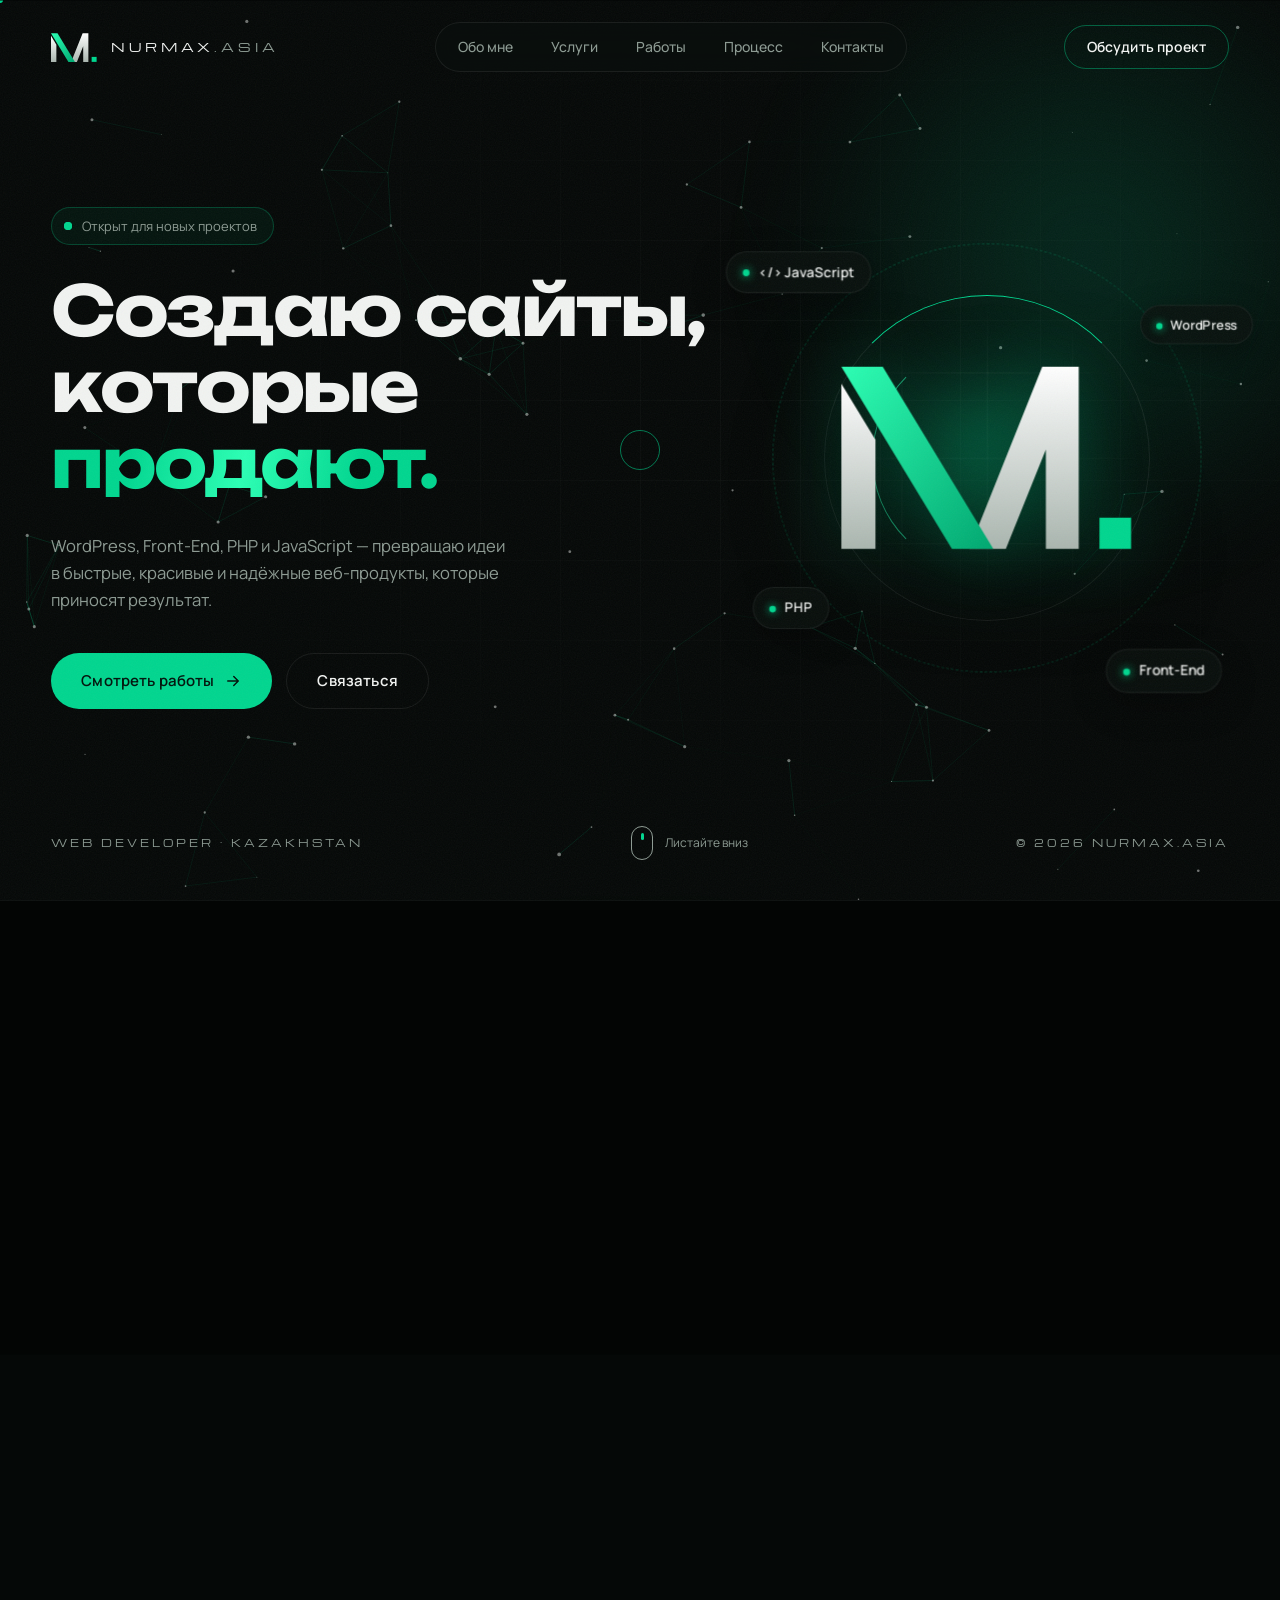
<file: Новое портфолио/index.html>
<!DOCTYPE html>
<html lang="ru">
<head>
  <meta charset="UTF-8">
  <meta name="viewport" content="width=device-width, initial-scale=1.0">
  <title>Nurmax.asia — Web Developer</title>
  <meta name="description" content="Nurmax.asia — веб-разработчик. WordPress, Front-End, PHP, JavaScript. Создаю быстрые и красивые сайты.">
  <meta name="theme-color" content="#050807">
  <link rel="icon" href="assets/favicon.svg" type="image/svg+xml">
  <link rel="preconnect" href="https://fonts.googleapis.com">
  <link rel="preconnect" href="https://fonts.gstatic.com" crossorigin>
  <!-- Fonts load without blocking the first paint (only the weights actually used) -->
  <link rel="preload" as="style" href="https://fonts.googleapis.com/css2?family=Manrope:wght@400..700&family=Michroma&family=Unbounded:wght@500..800&display=swap">
  <link rel="stylesheet" href="https://fonts.googleapis.com/css2?family=Manrope:wght@400..700&family=Michroma&family=Unbounded:wght@500..800&display=swap" media="print" onload="this.media='all'">
  <noscript><link rel="stylesheet" href="https://fonts.googleapis.com/css2?family=Manrope:wght@400..700&family=Michroma&family=Unbounded:wght@500..800&display=swap"></noscript>
  <!-- Base -->
  <link rel="stylesheet" href="css/base/variables.css">
  <link rel="stylesheet" href="css/base/reset.css">
  <link rel="stylesheet" href="css/base/animations.css">
  <link rel="stylesheet" href="css/base/sections.css">
  <!-- Components -->
  <link rel="stylesheet" href="css/components/buttons.css">
  <link rel="stylesheet" href="css/components/cursor.css">
  <link rel="stylesheet" href="css/components/effects.css">
  <!-- Layout -->
  <link rel="stylesheet" href="css/layout/loader.css">
  <link rel="stylesheet" href="css/layout/nav.css">
  <link rel="stylesheet" href="css/layout/mobile-menu.css">
  <link rel="stylesheet" href="css/layout/footer.css">
  <!-- Sections -->
  <link rel="stylesheet" href="css/sections/hero.css">
  <link rel="stylesheet" href="css/sections/marquee.css">
  <link rel="stylesheet" href="css/sections/about.css">
  <link rel="stylesheet" href="css/sections/services.css">
  <link rel="stylesheet" href="css/sections/projects.css">
  <link rel="stylesheet" href="css/sections/process.css">
  <link rel="stylesheet" href="css/sections/contact.css">
</head>
<body class="loading">

  <!-- ===== SVG logo symbol ===== -->
  <svg width="0" height="0" style="position:absolute" aria-hidden="true">
    <defs>
      <linearGradient id="g-white" x1="0" y1="0" x2="0" y2="1">
        <stop offset="0" stop-color="#ffffff"/><stop offset="1" stop-color="#aab6af"/>
      </linearGradient>
      <linearGradient id="g-green" x1="0" y1="0" x2="1" y2="1">
        <stop offset="0" stop-color="#2bffb4"/><stop offset="1" stop-color="#00a870"/>
      </linearGradient>
      <symbol id="m-logo" viewBox="0 0 240 150">
        <polygon points="0,14 28,60 28,150 0,150" fill="url(#g-white)"/>
        <polygon points="105,150 165,0 195,0 195,150 168,150 168,68 135,150" fill="url(#g-white)"/>
        <polygon points="0,0 34,0 125,150 91,150" fill="url(#g-green)"/>
        <rect x="212" y="124" width="26" height="26" fill="#00D68F"/>
      </symbol>
    </defs>
  </svg>

  <!-- ===== Preloader ===== -->
  <div class="loader" id="loader">
    <div class="loader-inner">
      <svg class="loader-logo" viewBox="-4 -4 248 158">
        <polygon class="draw w" points="0,14 28,60 28,150 0,150"/>
        <polygon class="draw w" points="105,150 165,0 195,0 195,150 168,150 168,68 135,150"/>
        <polygon class="draw g" points="0,0 34,0 125,150 91,150"/>
        <rect class="draw g dot" x="212" y="124" width="26" height="26"/>
      </svg>
      <div class="loader-word">NURMAX<span>.ASIA</span></div>
      <div class="loader-bar"><span id="loader-bar"></span></div>
      <div class="loader-count"><span id="loader-count">0</span>%</div>
    </div>
    <div class="loader-panel p1"></div>
    <div class="loader-panel p2"></div>
  </div>

  <!-- ===== Cursor / FX ===== -->
  <div class="cursor-dot" aria-hidden="true"></div>
  <div class="cursor-ring" aria-hidden="true"><div class="cursor-ring-inner"><span class="cursor-label"></span></div></div>
  <div class="scroll-progress" id="scroll-progress"></div>
  <div class="noise" aria-hidden="true"></div>

  <!-- ===== Navigation ===== -->
  <header class="nav" id="nav">
    <div class="container nav-inner">
      <a href="#home" class="nav-logo" aria-label="Nurmax.asia — на главную">
        <svg><use href="#m-logo"/></svg>
        <span class="nav-word">NURMAX<em>.ASIA</em></span>
      </a>
      <nav class="nav-links" id="nav-links">
        <a href="#about" data-text="Обо мне"><span>Обо мне</span></a>
        <a href="#services" data-text="Услуги"><span>Услуги</span></a>
        <a href="#projects" data-text="Работы"><span>Работы</span></a>
        <a href="#process" data-text="Процесс"><span>Процесс</span></a>
        <a href="#contact" data-text="Контакты"><span>Контакты</span></a>
      </nav>
      <a href="#contact" class="btn btn-small magnetic nav-cta"><span>Обсудить проект</span></a>
      <button class="burger" id="burger" aria-label="Открыть меню" aria-expanded="false" aria-controls="mobile-menu">
        <span class="burger-label"><span>Меню</span><span>Закрыть</span></span>
        <span class="burger-icon"><i></i><i></i><i></i></span>
      </button>
    </div>
  </header>

  <!-- ===== Mobile menu ===== -->
  <div class="mobile-menu" id="mobile-menu" aria-hidden="true">
    <div class="mm-bg">
      <div class="mm-grid"></div>
      <div class="mm-glow"></div>
      <svg class="mm-mark" aria-hidden="true"><use href="#m-logo"/></svg>
    </div>
    <div class="mm-inner">
      <div class="mm-caption"><span>Навигация</span><span>05 разделов</span></div>
      <nav class="mm-links">
        <a href="#about" style="--i:0"><span class="mm-row"><span class="mm-num">01</span><span class="mm-text" data-text="Обо мне">Обо мне</span><svg class="mm-arrow" viewBox="0 0 24 24"><path d="M5 12h14M13 6l6 6-6 6"/></svg></span></a>
        <a href="#services" style="--i:1"><span class="mm-row"><span class="mm-num">02</span><span class="mm-text" data-text="Услуги">Услуги</span><svg class="mm-arrow" viewBox="0 0 24 24"><path d="M5 12h14M13 6l6 6-6 6"/></svg></span></a>
        <a href="#projects" style="--i:2"><span class="mm-row"><span class="mm-num">03</span><span class="mm-text" data-text="Работы">Работы</span><svg class="mm-arrow" viewBox="0 0 24 24"><path d="M5 12h14M13 6l6 6-6 6"/></svg></span></a>
        <a href="#process" style="--i:3"><span class="mm-row"><span class="mm-num">04</span><span class="mm-text" data-text="Процесс">Процесс</span><svg class="mm-arrow" viewBox="0 0 24 24"><path d="M5 12h14M13 6l6 6-6 6"/></svg></span></a>
        <a href="#contact" style="--i:4"><span class="mm-row"><span class="mm-num">05</span><span class="mm-text" data-text="Контакты">Контакты</span><svg class="mm-arrow" viewBox="0 0 24 24"><path d="M5 12h14M13 6l6 6-6 6"/></svg></span></a>
      </nav>
      <div class="mm-footer">
        <div class="mm-status"><span class="pulse"></span>Открыт к новым проектам</div>
        <div class="mm-socials">
          <a href="https://t.me/Al_NurMax" target="_blank" rel="noopener">Telegram</a>
          <a href="https://wa.me/77024182204" target="_blank" rel="noopener">WhatsApp</a>
          <a href="https://github.com/nurmax04" target="_blank" rel="noopener">GitHub</a>
        </div>
        <a href="#contact" class="mm-cta">Обсудить проект <svg viewBox="0 0 24 24" width="18" height="18"><path d="M7 17 17 7M8 7h9v9" fill="none" stroke="currentColor" stroke-width="2" stroke-linecap="round" stroke-linejoin="round"/></svg></a>
      </div>
    </div>
  </div>

  <main>
    <!-- ===== HERO ===== -->
    <section class="hero" id="home">
      <canvas id="bg-canvas"></canvas>
      <div class="hero-glow"></div>
      <div class="container hero-inner">
        <div class="hero-text">
          <div class="hero-badge intro" style="--d:0s"><span class="pulse"></span>Открыт для новых проектов</div>
          <h1 class="hero-title" aria-label="Создаю сайты, которые продают">
            <span class="line" data-split>Создаю сайты,</span>
            <span class="line" data-split>которые</span>
            <span class="line rot-line"><span class="line-inner"><span class="rotator" id="rotator">продают.</span></span></span>
          </h1>
          <p class="hero-sub intro-slide" style="--d:.5s">
            WordPress, Front-End, PHP и JavaScript — превращаю идеи в&nbsp;быстрые, красивые и&nbsp;надёжные веб-продукты, которые приносят результат.
          </p>
          <div class="hero-cta intro" style="--d:.6s">
            <a href="#projects" class="btn btn-primary magnetic"><span>Смотреть работы
              <svg viewBox="0 0 24 24" width="18" height="18"><path d="M5 12h14M13 6l6 6-6 6" fill="none" stroke="currentColor" stroke-width="2" stroke-linecap="round" stroke-linejoin="round"/></svg></span></a>
            <a href="#contact" class="btn btn-ghost magnetic"><span>Связаться</span></a>
          </div>
        </div>

        <div class="hero-visual intro-scale" id="hero-visual">
          <div class="logo-stage" id="logo-stage">
            <div class="grid-construct"></div>
            <div class="ring r1"></div>
            <div class="ring r2"></div>
            <div class="ring r3"></div>
            <div class="logo-glow"></div>
            <svg class="hero-logo"><use href="#m-logo"/></svg>
            <span class="chip c1">&lt;/&gt; JavaScript</span>
            <span class="chip c2">WordPress</span>
            <span class="chip c3">PHP</span>
            <span class="chip c4">Front-End</span>
          </div>
        </div>
      </div>

      <div class="hero-bottom container intro" style="--d:.8s">
        <span class="mono">WEB DEVELOPER · KAZAKHSTAN</span>
        <a href="#about" class="scroll-down"><span class="mouse"><span></span></span>Листайте вниз</a>
        <span class="mono">© 2026 NURMAX.ASIA</span>
      </div>
    </section>

    <!-- ===== MARQUEE ===== -->
    <section class="marquee-wrap" aria-label="Технологии">
      <div class="marquee">
        <div class="marquee-track">
          <span>HTML5</span><i>✦</i><span>CSS3</span><i>✦</i><span>JavaScript</span><i>✦</i><span>PHP</span><i>✦</i><span>WordPress</span><i>✦</i><span>Elementor</span><i>✦</i><span>Tilda</span><i>✦</i><span>WooCommerce</span><i>✦</i>
          <span>HTML5</span><i>✦</i><span>CSS3</span><i>✦</i><span>JavaScript</span><i>✦</i><span>PHP</span><i>✦</i><span>WordPress</span><i>✦</i><span>Elementor</span><i>✦</i><span>Tilda</span><i>✦</i><span>WooCommerce</span><i>✦</i>
        </div>
      </div>
      <div class="marquee reverse outline">
        <div class="marquee-track">
          <span>Скорость</span><i>●</i><span>Дизайн</span><i>●</i><span>Код</span><i>●</i><span>Результат</span><i>●</i><span>Скорость</span><i>●</i><span>Дизайн</span><i>●</i><span>Код</span><i>●</i><span>Результат</span><i>●</i>
          <span>Скорость</span><i>●</i><span>Дизайн</span><i>●</i><span>Код</span><i>●</i><span>Результат</span><i>●</i><span>Скорость</span><i>●</i><span>Дизайн</span><i>●</i><span>Код</span><i>●</i><span>Результат</span><i>●</i>
        </div>
      </div>
    </section>

    <!-- ===== ABOUT ===== -->
    <section class="section about" id="about">
      <div class="container">
        <div class="section-label" data-reveal><span>01</span> Обо мне</div>
        <p class="about-text" id="about-text">
          Nurmax — это веб-разработчик, который делает сайты не просто красивыми, а работающими на бизнес. Чистый код, продуманный интерфейс и внимание к каждой детали — от первого пикселя до последней строки на сервере.
        </p>
        <div class="stats">
          <div class="stat" data-reveal style="--d:0s"><b><span data-count="8">0</span></b><small>технологий в работе</small></div>
          <div class="stat" data-reveal style="--d:.1s"><b><span data-count="6">0</span></b><small>направлений услуг</small></div>
          <div class="stat" data-reveal style="--d:.2s"><b><span data-count="4">0</span></b><small>проекта в портфолио</small></div>
          <div class="stat" data-reveal style="--d:.3s"><b><span data-count="100">0</span>%</b><small>адаптивная вёрстка</small></div>
        </div>
      </div>
    </section>

    <!-- ===== SERVICES ===== -->
    <section class="section services" id="services">
      <div class="container">
        <div class="section-head">
          <div class="section-label" data-reveal><span>02</span> Услуги</div>
          <h2 class="section-title" data-reveal>Что я <em>делаю</em></h2>
        </div>
        <div class="services-grid">
          <article class="service-card" data-spotlight data-reveal style="--d:0s">
            <div class="service-num">01</div>
            <div class="service-icon">
              <svg viewBox="0 0 48 48"><circle cx="24" cy="24" r="18" /><path d="M8 24h32M24 6c6 6 6 30 0 36M24 6c-6 6-6 30 0 36"/></svg>
            </div>
            <h3>WordPress и Elementor</h3>
            <p>Сайты для бизнеса на WordPress с удобным управлением контентом и гибкой настройкой дизайна.</p>
            <ul><li>WordPress</li><li>Elementor Pro</li><li>Сайты для бизнеса</li></ul>
          </article>
          <article class="service-card" data-spotlight data-reveal style="--d:.1s">
            <div class="service-num">02</div>
            <div class="service-icon">
              <svg viewBox="0 0 48 48"><rect x="6" y="9" width="36" height="28" rx="3"/><path d="M6 16h36M18 44h12M24 37v7M19 24l-4 4 4 4M29 24l4 4-4 4"/></svg>
            </div>
            <h3>Посадочные страницы</h3>
            <p>Лендинги, которые ясно показывают предложение и подсказывают посетителю следующий шаг.</p>
            <ul><li>HTML / CSS / JS</li><li>Tilda</li><li>Адаптив</li></ul>
          </article>
          <article class="service-card" data-spotlight data-reveal style="--d:.2s">
            <div class="service-num">03</div>
            <div class="service-icon">
              <svg viewBox="0 0 48 48"><ellipse cx="24" cy="11" rx="15" ry="5"/><path d="M9 11v13c0 2.8 6.7 5 15 5s15-2.2 15-5V11M9 24v13c0 2.8 6.7 5 15 5s15-2.2 15-5V24"/></svg>
            </div>
            <h3>Интернет-магазины</h3>
            <p>Каталог товаров, корзина и оформление заказов на WordPress и WooCommerce.</p>
            <ul><li>WooCommerce</li><li>Каталог</li><li>Корзина</li></ul>
          </article>
          <article class="service-card" data-spotlight data-reveal style="--d:.3s">
            <div class="service-num">04</div>
            <div class="service-icon">
              <svg viewBox="0 0 48 48"><path d="M26 4 10 27h13l-2 17 17-24H25z"/></svg>
            </div>
            <h3>Front-End и PHP</h3>
            <p>Адаптивная вёрстка, интерактивные элементы и доработки, которые легко поддерживать.</p>
            <ul><li>JavaScript</li><li>PHP</li><li>Адаптив</li></ul>
          </article>
        </div>
      </div>
    </section>

    <!-- ===== PROJECTS ===== -->
    <section class="section projects" id="projects">
      <div class="container">
        <div class="section-head">
          <div class="section-label" data-reveal><span>03</span> Избранные работы</div>
          <h2 class="section-title" data-reveal>Проекты, которыми <em>горжусь</em></h2>
        </div>
        <div class="projects-grid">
          <!-- ===== Featured: HIT STROI ===== -->
          <a href="https://hitstroi.asia/" target="_blank" rel="noopener" class="project featured" data-cursor="Открыть" data-reveal>
            <div class="project-media mf">
              <div class="feat-copy">
                <span class="feat-badge"><span class="pulse"></span>Сайт для бизнеса · Шымкент</span>
                <div class="feat-title">HIT <em>STROI</em><i>.</i></div>
                <p class="feat-desc">Сайт мебельной мастерской из Шымкента: каталог, этапы работы, видео-отзывы клиентов и заявки в WhatsApp.</p>
                <ul class="feat-facts">
                  <li><b>KZ / RU</b><span>два языка</span></li>
                  <li><b>5</b><span>разделов каталога</span></li>
                  <li><b>100%</b><span>адаптив</span></li>
                </ul>
                <span class="feat-link">Открыть сайт <svg viewBox="0 0 24 24" width="16" height="16"><path d="M7 17 17 7M8 7h9v9" fill="none" stroke="currentColor" stroke-width="2" stroke-linecap="round" stroke-linejoin="round"/></svg></span>
              </div>
              <div class="feat-devices" data-tilt-target>
                <div class="laptop">
                  <div class="mock-bar"><i></i><i></i><i></i><span>hitstroi.asia</span></div>
                  <div class="shot"><img src="assets/projects/hitstroi.jpg" alt="Сайт HIT STROI — десктоп" loading="lazy"></div>
                </div>
                <div class="phone">
                  <div class="phone-notch"></div>
                  <img src="assets/projects/hitstroi-mobile.jpg" alt="Сайт HIT STROI — мобильная версия" loading="lazy">
                </div>
              </div>
            </div>
            <div class="project-info">
              <div><h3>HIT STROI — мебель на заказ в Шымкенте</h3><p>Каталог · Этапы работы · Видео-отзывы · Заявки в WhatsApp</p></div>
              <span class="project-year live">LIVE</span>
            </div>
          </a>

          <!-- ===== Демо-концепты ===== -->
          <a href="https://nurmax04.github.io/Homework/Dyson/index.html" target="_blank" rel="noopener" class="project" data-tilt data-cursor="Открыть" data-reveal style="--d:0s">
            <div class="project-media m-dyson">
              <div class="mock shot-mock">
                <div class="mock-bar"><i></i><i></i><i></i><span>dyson-catalog</span></div>
                <div class="shot"><img src="assets/projects/dyson.jpg" alt="Концепт каталога Dyson" loading="lazy"></div>
              </div>
            </div>
            <div class="project-info">
              <div><h3>Каталог Dyson</h3><p>Каталог с подборками и карточками товаров · HTML · CSS · JS</p></div>
              <span class="project-year">DEMO</span>
            </div>
          </a>
          <a href="https://nurmax.asia/domashka_03/" target="_blank" rel="noopener" class="project" data-tilt data-cursor="Открыть" data-reveal style="--d:.1s">
            <div class="project-media m-fashion">
              <div class="mock shot-mock">
                <div class="mock-bar"><i></i><i></i><i></i><span>hazze-fashion</span></div>
                <div class="shot"><img src="assets/projects/fashion.jpg" alt="Концепт модного блога Hazze на WordPress" loading="lazy"></div>
              </div>
            </div>
            <div class="project-info">
              <div><h3>Мода и стиль</h3><p>Многостраничный модный блог · WordPress · CSS · PHP</p></div>
              <span class="project-year">DEMO</span>
            </div>
          </a>
          <a href="https://website481020.nicepage.io/ru/Landing.html" target="_blank" rel="noopener" class="project" data-tilt data-cursor="Открыть" data-reveal style="--d:.2s">
            <div class="project-media m-el">
              <div class="mock shot-mock">
                <div class="mock-bar"><i></i><i></i><i></i><span>seo-agency</span></div>
                <div class="el-body">
                  <div class="el-wave"></div>
                  <div class="el-text"><b></b><b></b><b class="s"></b><b class="s"></b><span class="el-btn"></span></div>
                  <div class="el-card"><i></i><i></i><i></i></div>
                  <div class="el-purple"><b></b><b class="s"></b><b class="s"></b></div>
                </div>
              </div>
            </div>
            <div class="project-info">
              <div><h3>Сайт на Elementor</h3><p>Многостраничный сайт с формами и навигацией · Elementor Pro</p></div>
              <span class="project-year">DEMO</span>
            </div>
          </a>
        </div>
        <p class="projects-note" data-reveal>↗ Проекты с пометкой DEMO — учебные концепты.</p>
      </div>
    </section>

    <!-- ===== PROCESS ===== -->
    <section class="section process" id="process">
      <div class="container process-inner">
        <div class="process-head">
          <div class="section-label" data-reveal><span>04</span> Процесс</div>
          <h2 class="section-title" data-reveal>Как мы <em>работаем</em></h2>
          <p class="process-note" data-reveal>Прозрачно, по шагам и в срок. Вы всегда знаете, на каком этапе проект.</p>
        </div>
        <div class="timeline" id="timeline">
          <div class="timeline-line"><span id="timeline-fill"></span></div>
          <div class="step" data-reveal><div class="step-dot"></div><span class="step-n">01</span><h3>Знакомство и бриф</h3><p>Разбираемся в задаче, целях и аудитории. Фиксируем сроки и бюджет.</p></div>
          <div class="step" data-reveal><div class="step-dot"></div><span class="step-n">02</span><h3>Прототип и дизайн</h3><p>Структура страниц и визуальная концепция, согласованная с вами.</p></div>
          <div class="step" data-reveal><div class="step-dot"></div><span class="step-n">03</span><h3>Разработка</h3><p>Чистый код, адаптив, анимации и интеграции. Показываю промежуточные результаты.</p></div>
          <div class="step" data-reveal><div class="step-dot"></div><span class="step-n">04</span><h3>Запуск и поддержка</h3><p>Тестирование, перенос на хостинг, обучение работе с сайтом и дальнейшая поддержка.</p></div>
        </div>
      </div>
    </section>

    <!-- ===== CONTACT ===== -->
    <section class="section contact" id="contact">
      <div class="contact-glow"></div>
      <div class="contact-grid-bg"></div>
      <div class="container">
        <div class="contact-top">
          <div class="contact-head">
            <div class="section-label" data-reveal><span>05</span> Контакты</div>
            <h2 class="contact-title">
              <span class="ct-line" data-reveal><span class="ct-in">Есть идея?</span></span>
              <span class="ct-line" data-reveal style="--d:.1s"><span class="ct-in">Давайте <em>обсудим</em><i class="accent-dot">.</i></span></span>
            </h2>
            <p class="contact-lead" data-reveal style="--d:.2s">Расскажите о задаче — обсудим идею, сроки и формат работы. Напишите в удобный мессенджер или на почту.</p>
            <div class="contact-status" data-reveal style="--d:.3s">
              <span class="cs-item"><span class="pulse"></span>Открыт к новым проектам</span>
              <span class="cs-item">Казахстан · <b id="local-time">--:--</b></span>
            </div>
          </div>
          <a href="https://t.me/Al_NurMax" target="_blank" rel="noopener" class="contact-orb magnetic" data-cursor="Написать" data-reveal style="--d:.2s" aria-label="Написать в Telegram">
            <span class="orb-inner">
              <svg class="orb-text" viewBox="0 0 200 200" aria-hidden="true">
                <defs><path id="orb-circle" d="M100 100m-78 0a78 78 0 1 1 156 0a78 78 0 1 1-156 0"/></defs>
                <text><textPath href="#orb-circle" textLength="486" lengthAdjust="spacing">НАПИСАТЬ МНЕ • NURMAX.ASIA • </textPath></text>
              </svg>
              <span class="orb-core"><svg viewBox="0 0 24 24"><path d="M7 17 17 7M8 7h9v9"/></svg></span>
            </span>
          </a>
        </div>

        <div class="contact-cards">
          <a href="https://wa.me/77024182204" target="_blank" rel="noopener" class="cc" data-spotlight data-reveal style="--d:0s">
            <span class="cc-icon"><svg viewBox="0 0 24 24"><path d="M12 2a10 10 0 0 0-8.6 15.1L2 22l5-1.3A10 10 0 1 0 12 2zm5.8 14.2c-.2.7-1.4 1.3-2 1.4-.5.1-1.2.1-1.9-.1-.4-.1-1-.3-1.7-.6-3-1.3-4.9-4.3-5-4.5-.2-.2-1.2-1.6-1.2-3s.8-2.2 1-2.5c.3-.3.6-.4.8-.4h.6c.2 0 .4 0 .6.5l.9 2.1c.1.2.1.4 0 .5l-.3.5-.4.5c-.1.1-.3.3-.1.6.2.3.8 1.3 1.7 2.1 1.2 1 2.1 1.4 2.4 1.5.3.1.5.1.6-.1l.9-1c.2-.3.4-.2.6-.1l2 1c.3.1.5.2.5.3.1.1.1.6-.1 1.3z"/></svg></span>
            <span class="cc-label">WhatsApp</span>
            <span class="cc-value">+7 702 418 22 04</span>
            <svg class="cc-arrow" viewBox="0 0 24 24"><path d="M7 17 17 7M8 7h9v9"/></svg>
          </a>
          <a href="https://t.me/Al_NurMax" target="_blank" rel="noopener" class="cc" data-spotlight data-reveal style="--d:.08s">
            <span class="cc-icon"><svg viewBox="0 0 24 24"><path d="M21.5 4.5 2.8 11.7c-1 .4-1 1.6.1 1.9l4.7 1.5 1.8 5.6c.3.8 1.3 1 1.9.4l2.6-2.5 4.9 3.6c.8.6 1.9.1 2.1-.9L23.8 6c.3-1.3-1-2.3-2.3-1.5zM9.6 14.5l9-6.6-7 7.6-.3 3.3z"/></svg></span>
            <span class="cc-label">Telegram</span>
            <span class="cc-value">@Al_NurMax</span>
            <svg class="cc-arrow" viewBox="0 0 24 24"><path d="M7 17 17 7M8 7h9v9"/></svg>
          </a>
          <button class="cc" id="copy-mail" data-mail="nuradeveloper04@gmail.com" data-cursor="Копировать" data-spotlight data-reveal style="--d:.16s">
            <span class="cc-icon"><svg viewBox="0 0 24 24"><path d="M3 5h18a1 1 0 0 1 1 1v12a1 1 0 0 1-1 1H3a1 1 0 0 1-1-1V6a1 1 0 0 1 1-1zm1 2.4V17h16V7.4l-8 5.3-8-5.3zM5.6 7 12 11.2 18.4 7H5.6z"/></svg></span>
            <span class="cc-label">Email · нажмите, чтобы скопировать</span>
            <span class="cc-value cc-mail">nuradeveloper04@gmail.com</span>
            <svg class="cc-arrow" viewBox="0 0 24 24"><path d="M9 9h10v10H9zM5 15V5h10"/></svg>
          </button>
          <a href="https://github.com/nurmax04" target="_blank" rel="noopener" class="cc" data-spotlight data-reveal style="--d:.24s">
            <span class="cc-icon"><svg viewBox="0 0 24 24"><path d="M12 2a10 10 0 0 0-3.2 19.5c.5.1.7-.2.7-.5v-1.7c-2.8.6-3.4-1.3-3.4-1.3-.4-1.2-1.1-1.5-1.1-1.5-.9-.6.1-.6.1-.6 1 .1 1.5 1 1.5 1 .9 1.6 2.4 1.1 2.9.8.1-.7.4-1.1.6-1.3-2.2-.3-4.6-1.1-4.6-5 0-1.1.4-2 1-2.7-.1-.3-.4-1.3.1-2.7 0 0 .8-.3 2.8 1a9.5 9.5 0 0 1 5 0c1.9-1.3 2.8-1 2.8-1 .5 1.4.2 2.4.1 2.7.6.7 1 1.6 1 2.7 0 3.9-2.3 4.7-4.6 5 .4.3.7.9.7 1.9V21c0 .3.2.6.7.5A10 10 0 0 0 12 2z"/></svg></span>
            <span class="cc-label">GitHub</span>
            <span class="cc-value">nurmax04</span>
            <svg class="cc-arrow" viewBox="0 0 24 24"><path d="M7 17 17 7M8 7h9v9"/></svg>
          </a>
        </div>
      </div>

      <div class="giant-word" id="giant-word" aria-hidden="true">
        <span class="gw-outline">NURMAX</span>
        <span class="gw-fill">NURMAX</span>
      </div>
    </section>
  </main>

  <!-- ===== FOOTER ===== -->
  <footer class="footer">
    <div class="container footer-inner">
      <a href="#home" class="nav-logo"><svg><use href="#m-logo"/></svg><span class="nav-word">NURMAX<em>.ASIA</em></span></a>
      <span class="mono">© <span id="year">2026</span> · Сделано с любовью к коду</span>
      <a href="#home" class="to-top magnetic" aria-label="Наверх"><svg viewBox="0 0 24 24" width="18" height="18"><path d="M12 19V5M6 11l6-6 6 6" fill="none" stroke="currentColor" stroke-width="2" stroke-linecap="round" stroke-linejoin="round"/></svg></a>
    </div>
  </footer>

  <div class="toast" id="toast">Почта скопирована ✓</div>

  <!-- Core (must be first) -->
  <script defer src="js/core.js"></script>
  <!-- Layout -->
  <script defer src="js/layout/loader.js"></script>
  <script defer src="js/layout/nav.js"></script>
  <script defer src="js/layout/mobile-menu.js"></script>
  <script defer src="js/layout/footer.js"></script>
  <!-- Sections -->
  <script defer src="js/sections/hero.js"></script>
  <script defer src="js/sections/about.js"></script>
  <script defer src="js/sections/projects.js"></script>
  <script defer src="js/sections/process.js"></script>
  <script defer src="js/sections/contact.js"></script>
  <!-- Components (after sections, so they see the final DOM) -->
  <script defer src="js/components/anchors.js"></script>
  <script defer src="js/components/reveal.js"></script>
  <script defer src="js/components/spotlight.js"></script>
  <script defer src="js/components/magnetic.js"></script>
  <script defer src="js/components/cursor.js"></script>
  <script defer src="js/components/scroll-progress.js"></script>
</body>
</html>
</file>
<file: hit-stroi-shymkent/assets/css/site.css>
:root{--ink: #10171b;--night: #0a1115;--night-2: #10191e;--paper: #f4f5f3;--white: #fff;--muted: #89969d;--line-dark: rgba(255, 255, 255, .13);--line-light: rgba(16, 23, 27, .14);--blue: #0a8fda;--blue-bright: #24b2f4;--max: 1240px;--font: "Segoe UI", system-ui, -apple-system, BlinkMacSystemFont, Arial, sans-serif;--display: "Segoe UI", system-ui, -apple-system, BlinkMacSystemFont, Arial, sans-serif}*{box-sizing:border-box}html{scroll-behavior:smooth;scroll-padding-top:90px}body{margin:0;color:var(--ink);background:var(--paper);font-family:var(--font);-webkit-font-smoothing:antialiased}body.menu-open,html.catalog-open,body.catalog-open{overflow:hidden}img{display:block;max-width:100%}a{color:inherit;text-decoration:none}button{font:inherit}.wrap{width:min(var(--max),calc(100% - 72px));margin-inline:auto}.section-dark{color:var(--white);background:var(--night)}.section-light{color:var(--ink);background:var(--paper)}.skip-link{position:absolute;z-index:100;top:-60px;left:20px;padding:12px 18px;color:#fff;background:var(--blue)}.skip-link:focus{top:12px}.site-header{position:sticky;z-index:20;top:0;color:var(--white);background:#0a1115f0;border-bottom:1px solid var(--line-dark);backdrop-filter:blur(16px)}.header-inner{min-height:82px;display:flex;align-items:center;justify-content:space-between;gap:34px}.brand{display:inline-flex;align-items:center;gap:11px;min-width:205px}.brand img{width:48px;height:48px;border-radius:50%;object-fit:cover}.brand-copy{display:grid;gap:2px;line-height:1}.brand-copy b{font-family:var(--display);font-size:16px;letter-spacing:.12em}.brand-copy small{color:var(--blue-bright);font-size:9px;letter-spacing:.36em}.main-nav{display:flex;align-items:center;gap:clamp(22px,3.1vw,44px);margin-left:auto}.main-nav a{position:relative;padding:8px 0;color:#c4cdd1;font-size:12px;transition:color .2s ease}.main-nav a:after{position:absolute;right:100%;bottom:0;left:0;height:1px;content:"";background:var(--blue-bright);transition:right .22s ease}.main-nav a:hover{color:var(--white)}.main-nav a:hover:after{right:0}.header-actions{display:flex;align-items:center;gap:22px}.language-switch{display:flex;align-items:center;gap:8px;color:#68767e}.language-switch>span{width:1px;height:12px;background:#435057}.lang-button{padding:4px 0;color:#839098;border:0;background:none;cursor:pointer;font-size:10px;font-weight:700;letter-spacing:.06em}.lang-button:hover,.lang-button.is-active{color:var(--white)}.button{display:inline-flex;align-items:center;justify-content:center;gap:28px;min-height:54px;padding:0 22px;font-size:12px;font-weight:700;letter-spacing:.01em;transition:background .2s ease,color .2s ease,transform .2s ease}.button:hover{transform:translateY(-2px)}.button-small{min-height:42px;padding:0 16px;font-size:11px}.button-outline{color:var(--white);border:1px solid #3a4c56}.button-outline:hover{border-color:var(--blue-bright);background:#0a8fda1f}.svg-sprite{position:absolute;width:0;height:0;overflow:hidden}.icon-svg{display:block;flex:0 0 auto;width:16px;height:16px;overflow:visible;fill:none;stroke:currentColor}.icon-down{width:12px;height:12px}.button-primary{color:#071117;background:var(--blue-bright)}.button-primary:hover{background:#71cef8}.button-arrow{width:17px;height:17px}.menu-toggle{display:none}.hero-cinema{position:relative;isolation:isolate;min-height:clamp(680px,calc(100vh - 82px),820px);overflow:hidden;padding:0}.hero-media{position:absolute;z-index:-1;top:0;right:0;bottom:0;width:min(67%,1040px);overflow:hidden;background:#182127}.hero-video{width:100%;height:100%;object-fit:cover;object-position:center}.hero-video-shade{position:absolute;inset:0;background:linear-gradient(90deg,var(--night) 0%,rgba(10,17,21,.82) 10%,rgba(10,17,21,.2) 48%,rgba(10,17,21,.14) 100%),linear-gradient(0deg,rgba(10,17,21,.72),transparent 42%)}.hero-video-label{position:absolute;top:31px;right:35px;display:flex;align-items:center;gap:11px;color:#edf5f8;font-size:8px;font-weight:700;letter-spacing:.2em}.hero-glow{position:absolute;z-index:0;right:22%;bottom:3%;width:330px;height:330px;border-radius:50%;background:#0078bc24;filter:blur(90px);pointer-events:none}.hero-grid{position:relative;z-index:1;display:grid;grid-template-columns:minmax(0,1.08fr) minmax(230px,.62fr);align-items:end;gap:clamp(35px,6vw,90px);min-height:clamp(680px,calc(100vh - 82px),820px);padding:122px 0 112px}.hero-copy{max-width:630px;padding:0}.eyebrow,.section-kicker{display:flex;align-items:center;gap:11px;color:#75848b;font-size:9px;font-weight:700;letter-spacing:.2em}.eyebrow{margin:0 0 30px;color:#c0ccd2}.eyebrow-dot{width:7px;height:7px;border-radius:50%;background:var(--blue-bright);box-shadow:0 0 0 5px #24b2f41a}h1,h2,h3,p{margin-top:0}.hero h1{max-width:690px;margin:0 0 25px;font-family:var(--display);font-size:clamp(56px,7.2vw,96px);font-weight:500;letter-spacing:-.078em;line-height:.96}.hero h1 em,h2 em{color:var(--blue-bright);font-style:normal}.hero-lead{max-width:448px;margin:0;color:#c0c9ce;font-size:14px;line-height:1.85}.hero-buttons{display:flex;align-items:center;gap:26px;margin-top:31px}.text-link{display:inline-flex;align-items:center;gap:13px;color:var(--ink);font-size:11px;font-weight:700}.text-link>.icon-svg{width:12px;height:12px;transition:transform .2s ease}.text-link:hover>.icon-svg{transform:translate(3px,-2px)}.text-link:hover>.icon-down{transform:translateY(3px)}.hero .text-link{color:#e0e8eb}.hero-proof{display:flex;align-items:center;gap:14px;margin-top:40px}.proof-avatars{display:flex;padding-left:4px}.proof-avatars span{display:grid;width:30px;height:30px;margin-left:-4px;place-items:center;color:var(--white);border:2px solid var(--night);border-radius:50%;background:#27363e;font-size:10px;font-weight:700}.proof-avatars span:nth-child(2){background:#125e87}.proof-avatars span:nth-child(3){color:var(--blue-bright);background:#10232c}.hero-proof p{margin:0;color:#d0d9dd;font-size:10px;line-height:1.7}.hero-proof strong{color:var(--white);font-size:12px}.hero-proof small{color:#9baab1;font-size:9px}.hero-aside{display:grid;justify-self:end;gap:100px;width:min(100%,250px);margin-bottom:24px;color:#fff}.hero-aside-note{display:grid;gap:9px;padding-left:15px;border-left:1px solid var(--blue-bright)}.hero-aside-note small{color:#b7c4c9;font-size:9px;letter-spacing:.12em;text-transform:uppercase}.hero-aside-note strong{max-width:210px;font-family:var(--display);font-size:15px;font-weight:500;line-height:1.45}.hero-aside-index{display:flex;align-items:center;gap:10px;color:#c6d0d5;font-size:8px;font-weight:700;letter-spacing:.16em}.hero-aside-index span:first-child{color:var(--blue-bright);font-size:12px}.hero-aside-index i{width:25px;height:1px;background:#ffffff73}.hero-bottom{position:absolute;z-index:1;right:0;bottom:0;left:0;display:flex;justify-content:space-between;padding:16px 0 18px;color:#a0adb3;border-top:1px solid var(--line-dark);font-size:8px;font-weight:700;letter-spacing:.18em}.scroll-indicator{display:inline-flex;align-items:center;gap:10px}.scroll-indicator>span:first-child{width:24px;height:1px;background:var(--blue-bright)}.ticker{overflow:hidden;color:#fff;background:#075b88}.ticker-track{display:flex;align-items:center;justify-content:space-around;gap:35px;min-width:1100px;padding:17px 24px;font-size:9px;font-weight:700;letter-spacing:.2em;white-space:nowrap}.section-dark .section-kicker{color:#a3b1b7}.ticker-icon{width:12px;height:12px;color:#9cdefa;stroke:none}.about-section{padding:94px 0 104px}.about-layout{display:grid;grid-template-columns:minmax(0,.95fr) minmax(0,1.05fr);min-height:600px;background:#fbfcfa;box-shadow:0 22px 60px #11242c12}.about-photo{grid-column:2;grid-row:1;position:relative;min-height:600px;overflow:hidden;background:linear-gradient(145deg,#f0efec,#d8d6d2)}.about-photo>img{width:100%;height:100%;min-height:600px;object-fit:contain;object-position:center bottom}.about-photo-shade{position:absolute;inset:38% 0 0;background:linear-gradient(180deg,transparent,rgba(5,12,16,.74))}.about-photo-mark{position:absolute;right:27px;bottom:25px;left:27px;display:grid;gap:7px;color:#fff}.about-photo-mark small{color:#8bd9ff;font-size:8px;font-weight:700;letter-spacing:.18em}.about-photo-mark strong{font-family:var(--display);font-size:11px;letter-spacing:.14em}.about-photo-mark strong span{color:var(--blue-bright)}.about-copy{grid-column:1;grid-row:1;align-self:center;padding:clamp(40px,5.5vw,76px)}.section-kicker{align-self:start;margin-bottom:29px;color:#59666c;white-space:nowrap}.section-kicker>span:first-child{color:var(--blue)}.section-light .section-kicker>span:first-child{color:#00689a}.kicker-rule{width:28px;height:1px;background:#c4ccd0}.about-copy h2,.section-heading h2,.contact-main h2{margin:0;font-family:var(--display);font-size:clamp(42px,4.5vw,62px);font-weight:500;letter-spacing:-.075em;line-height:1.04}.about-copy h2 em,.heading-dark h2 em{color:var(--blue)}.about-lead{max-width:540px;margin:24px 0 30px;color:#68767c;font-size:13px;line-height:1.9}.about-stats{display:grid;grid-template-columns:repeat(2,minmax(0,1fr));gap:24px;padding:19px 0 17px;border-top:1px solid var(--line-light);border-bottom:1px solid var(--line-light)}.about-stats article{display:grid;gap:6px}.about-stats strong{color:var(--blue);font-family:var(--display);font-size:33px;font-weight:600;letter-spacing:-.07em}.about-stats span{max-width:180px;color:#536168;font-size:10px;line-height:1.55}.about-draft-note{margin:12px 0 0;color:#8a969b;font-size:9px;line-height:1.6}.about-cta{display:inline-flex;align-items:center;gap:16px;margin-top:23px;padding-bottom:8px;color:var(--ink);border-bottom:1px solid #9fb9c5;font-size:11px;font-weight:700}.about-cta .icon-svg{width:14px;height:14px;color:var(--blue);transition:transform .2s ease}.about-cta:hover .icon-svg{transform:translate(3px,-2px)}.reviews-section{position:relative;isolation:isolate;overflow:hidden;padding:105px 0 112px;color:#f2f6f8;background:#0b1115}.reviews-section:before{position:absolute;z-index:-1;top:-230px;right:-120px;width:620px;height:620px;border:1px solid rgba(36,178,244,.13);border-radius:50%;content:"";box-shadow:0 0 0 48px #24b2f406,0 0 0 96px #24b2f405}.reviews-heading{margin-bottom:36px}.reviews-section .section-kicker{color:#9cadb5}.reviews-section .section-kicker .kicker-rule{background:#ffffff47}.reviews-section .heading-aside p{color:#a3b1b7}.reviews-viewport{overflow:hidden;touch-action:pan-y}.reviews-track{display:flex;gap:16px;transition:transform .52s cubic-bezier(.2,.7,.2,1);will-change:transform}.review-card{display:grid;flex:0 0 calc((100% - 32px) / 3);min-width:0;overflow:hidden;border:1px solid #26363e;background:#111b20;transition:border-color .25s ease,transform .25s ease}.review-card:hover{transform:translateY(-4px);border-color:#24b2f4a6}.review-media{position:relative;aspect-ratio:1.32;overflow:hidden;background:#111a1f}.review-media img,.review-media video{display:block;width:100%;height:100%;object-fit:cover}.review-media img{filter:saturate(.82);transition:filter .35s ease,transform .55s ease}.review-card:hover .review-media img{filter:saturate(1);transform:scale(1.035)}.review-media video{background:#10191e}.review-media video.review-video-portrait{object-fit:contain}.review-card-tiktok .review-media{aspect-ratio:9 / 16}.review-video-cover{position:absolute;inset:0;display:grid;place-items:center;background:radial-gradient(ellipse at 50% 42%,rgba(36,178,244,.24),transparent 44%),linear-gradient(145deg,#1a2a32,#080d10 72%);pointer-events:none}.review-card:nth-child(2) .review-video-cover{background:radial-gradient(ellipse at 70% 33%,rgba(133,176,189,.24),transparent 44%),linear-gradient(145deg,#26343a,#080d10 72%)}.review-card:nth-child(3) .review-video-cover{background:radial-gradient(ellipse at 30% 62%,rgba(36,178,244,.2),transparent 44%),linear-gradient(145deg,#142832,#080d10 72%)}.review-cover-brand{color:#ffffff2e;font-family:var(--display);font-size:clamp(24px,4vw,42px);font-weight:800;letter-spacing:.18em}.review-video-open{position:absolute;inset:0;display:flex;flex-direction:column;align-items:center;justify-content:center;gap:13px;color:#fff;border:0;background:linear-gradient(180deg,#050b0e0d,#050b0e5c);cursor:pointer}.review-video-play{display:grid;width:64px;height:64px;place-items:center;padding-left:4px;border:1px solid rgba(255,255,255,.8);border-radius:50%;background:#081116b8;font-size:22px;transition:transform .2s ease,background .2s ease}.review-video-open:hover .review-video-play{transform:scale(1.08);background:var(--blue-bright)}.review-video-open>span:last-child{padding:7px 10px;background:#081116c7;font-size:11px;font-weight:700}.review-video-open:focus-visible{outline:2px solid var(--blue-bright);outline-offset:-4px}.review-video-dialog{position:fixed;width:min(92vw,560px);height:min(94dvh,1000px);max-width:none;max-height:none;padding:0;overflow:hidden;color:#fff;border:1px solid #35434a;background:#05090b}.review-video-dialog::backdrop{background:#030709f0;backdrop-filter:blur(8px)}.review-video-dialog-frame,.review-video-dialog-frame iframe{display:block;width:100%;height:100%;border:0}.review-video-dialog-close{position:absolute;top:12px;right:12px;z-index:2;width:42px;height:42px;color:#fff;border:1px solid rgba(255,255,255,.28);background:#081116cc;cursor:pointer;font-size:24px}.review-video-dialog-close:focus-visible{outline:2px solid var(--blue-bright);outline-offset:3px}.review-media-tag{position:absolute;top:14px;left:14px;padding:7px 9px;color:#d6f2ff;border:1px solid rgba(126,207,242,.48);background:#091115bf;font-size:9px;font-weight:700;letter-spacing:.12em;pointer-events:none}.review-content{position:relative;display:grid;align-content:space-between;gap:25px;min-height:218px;padding:23px 22px 18px}.review-content:before{position:absolute;top:0;left:22px;width:38px;height:2px;content:"";background:var(--blue-bright)}.review-content blockquote{margin:0;color:#e6edf0;font-family:var(--display);font-size:16px;font-weight:500;line-height:1.6}.review-author{display:flex;align-items:center;gap:11px;padding-top:14px;border-top:1px solid #293940}.review-avatar{display:grid;flex:0 0 auto;width:34px;height:34px;place-items:center;color:#a4e2ff;border:1px solid rgba(36,178,244,.35);border-radius:50%;background:#132630;font-size:16px}.review-author>div{display:grid;gap:4px}.review-author strong{color:#edf4f6;font-size:12px}.review-author small{color:#9cabb2;font-size:10px}.reviews-controls{display:flex;align-items:center;justify-content:space-between;gap:20px;margin-top:23px;padding-top:19px;border-top:1px solid rgba(255,255,255,.11)}.reviews-controls>p{margin:0;color:#95a5ad;font-size:10px;line-height:1.6}.reviews-actions{display:flex;align-items:center;gap:8px}.reviews-arrow{display:grid;width:42px;height:42px;padding:0;place-items:center;color:#e7f1f5;border:1px solid #3a4d56;background:#111b20;cursor:pointer;transition:color .2s ease,background .2s ease,border-color .2s ease}.reviews-arrow:hover{color:#071117;border-color:var(--blue-bright);background:var(--blue-bright)}.reviews-arrow .icon-svg{width:16px;height:16px}.reviews-arrow:focus-visible{outline:2px solid var(--blue-bright);outline-offset:3px}.process-section{padding:105px 0 114px}.section-heading{display:flex;align-items:end;justify-content:space-between;gap:30px;margin-bottom:45px}.section-heading .section-kicker{margin-bottom:24px}.section-heading h2{margin:0}.heading-light h2 em{color:var(--blue-bright)}.heading-aside{width:min(300px,32%);padding-bottom:5px}.heading-aside p{margin:0 0 19px;color:#9ba8ae;font-size:12px;line-height:1.8}.light-link{color:#dfe7ea}.process-steps{display:grid;grid-template-columns:repeat(4,minmax(0,1fr));border-top:1px solid var(--line-dark)}.process-step{min-width:0;padding:23px 22px 0 0}.process-step+.process-step{padding-left:22px;border-left:1px solid var(--line-dark)}.process-step-top{display:flex;align-items:center;gap:12px;margin-bottom:30px;color:var(--blue-bright)}.process-step-top>span{font-family:var(--display);font-size:13px;font-weight:700;letter-spacing:.08em}.process-step-top>i{flex:1;height:1px;background:#ffffff29}.process-step-top>svg{width:18px;height:18px}.process-step h3{margin:0 0 11px;color:#f4f7f8;font-family:var(--display);font-size:19px;font-weight:500;letter-spacing:-.035em}.process-step p{max-width:225px;margin:0;color:#9ba8ae;font-size:11px;line-height:1.75}.catalog-section{padding:112px 0 110px}.heading-dark .heading-aside p{color:#58666c}.reviews-section .reviews-heading .heading-aside p{color:#a3b1b7}.category-grid{display:grid;grid-template-columns:repeat(12,minmax(0,1fr));gap:14px;margin:0}.category-card{position:relative;display:block;grid-column:span 4;min-width:0;min-height:330px;padding:0;overflow:hidden;color:#fff;border:1px solid rgba(10,17,21,.08);background:#131d22;cursor:pointer;isolation:isolate;text-align:left;transition:border-color .2s ease,transform .25s ease}.category-card-tv{grid-column:span 7;min-height:420px}.category-card-bedroom{grid-column:span 5;min-height:420px}.category-card>img{position:absolute;z-index:-2;inset:0;width:100%;height:100%;object-fit:cover;object-position:center;transition:transform .7s cubic-bezier(.2,.7,.2,1)}.category-card-tv>img{object-position:center 54%}.category-card-bedroom>img{object-position:center 57%}.category-card:after{position:absolute;z-index:-1;inset:0;content:"";background:linear-gradient(180deg,rgba(6,12,16,.15),transparent 35%,rgba(6,12,16,.8)),linear-gradient(90deg,rgba(6,12,16,.22),transparent 70%)}.category-card:hover{border-color:var(--blue-bright);transform:translateY(-3px)}.category-card:focus-visible{outline:3px solid var(--blue-bright);outline-offset:3px}.category-card:hover>img{transform:scale(1.045)}.category-copy{position:absolute;right:22px;bottom:22px;left:22px;display:grid;gap:7px}.category-copy strong{font-family:var(--display);font-size:clamp(22px,2.6vw,35px);font-weight:500;letter-spacing:-.055em;line-height:1.05}.category-card-tv .category-copy strong,.category-card-bedroom .category-copy strong{font-size:clamp(29px,3.5vw,46px)}.catalog-modal{width:min(1280px,calc(100vw - 48px));max-width:none;height:min(88vh,920px);max-height:min(88vh,920px);margin:auto;padding:0;overflow:hidden;color:var(--ink);border:0;background:#f4f5f3;box-shadow:0 30px 100px #0006}.catalog-modal::backdrop{background:#060c0fc7;backdrop-filter:blur(5px)}.catalog-modal-inner{display:flex;height:100%;min-height:0;flex-direction:column;overflow:hidden;padding:clamp(24px,4vw,52px)}.catalog-modal-header{position:relative;z-index:3;display:flex;flex:0 0 auto;align-items:center;justify-content:space-between;gap:20px;margin-bottom:26px;padding:4px 0 18px;border-bottom:1px solid var(--line-light);background:#f4f5f3}.catalog-modal-header .section-kicker{margin-bottom:15px}.catalog-modal-header h2{margin:0;font-family:var(--display);font-size:clamp(32px,4vw,52px);font-weight:500;letter-spacing:-.065em;line-height:1.05}.catalog-modal-header-actions{display:flex;align-items:center;gap:18px}.catalog-modal-close{display:grid;flex:0 0 auto;width:40px;height:40px;padding:0;place-items:center;color:var(--ink);border:1px solid #d1d7d8;border-radius:8px;background:#eef2f1;cursor:pointer;transition:color .2s ease,background .2s ease,border-color .2s ease}.catalog-modal-close:hover{color:#fff;border-color:var(--ink);background:var(--ink)}.catalog-modal-close .icon-svg{width:19px;height:19px}.catalog-modal-products{flex:1 1 auto;min-height:0;align-content:start;overflow-x:hidden;overflow-y:auto;overscroll-behavior:contain;scrollbar-gutter:stable;margin:0 0 24px;padding:25px 2px 4px 0}.catalog-modal .product-card{display:grid;grid-template-columns:clamp(112px,35%,156px) minmax(0,1fr);min-width:0;height:158px;padding:0;overflow:hidden;color:var(--ink);border:1px solid #e0e3e1;background:#fbfcfa;font:inherit;text-align:left;cursor:pointer}.catalog-modal .product-card:focus-visible{outline:3px solid var(--blue);outline-offset:3px}.catalog-modal .product-image{display:block;width:100%;min-height:0;aspect-ratio:1;align-self:center}.catalog-modal .product-card[data-product-id=spalnaya-tv-zona-315] .product-image img{transform:scale(1.16)}.catalog-modal .product-info{display:grid;align-content:space-between;gap:12px;min-width:0;height:100%;min-height:0;overflow:hidden;padding:15px 14px 12px}.product-info-heading{display:flex;align-items:flex-start;justify-content:space-between;min-width:0;gap:12px}.product-info-heading>span{display:block;flex:1 1 auto;min-width:0;overflow:hidden}.catalog-modal .product-category{display:none}.catalog-modal .product-info strong{display:block;overflow:hidden;font-family:var(--display);font-size:15px;text-overflow:ellipsis;white-space:nowrap}.product-description{display:block;overflow:hidden;margin-top:5px;color:#7d888d;font-size:12px;text-overflow:ellipsis;white-space:nowrap}.product-card-arrow{width:17px;height:17px;color:var(--blue);transition:transform .2s ease}.catalog-modal .product-card:hover .product-card-arrow{transform:translate(2px,-2px)}.catalog-modal .product-card-bottom{margin:0;padding:10px 0 0}.product-more{color:var(--blue);font-size:12px;font-weight:700}.product-detail[hidden],#catalog-products[hidden],.catalog-count[hidden],.catalog-note[hidden]{display:none!important}.product-detail{display:grid;flex:1 1 auto;min-height:0;grid-template-columns:minmax(0,1.05fr) minmax(280px,.95fr);align-content:start;gap:clamp(24px,4vw,54px);overflow-y:auto;overscroll-behavior:contain;padding:25px 4px 4px 0}.product-detail-gallery{min-width:0}.product-detail-main{position:relative;overflow:hidden;aspect-ratio:1;background:#e5e7e5}.product-detail-main img{width:100%;height:100%;object-fit:contain;background:#e5e7e5;cursor:zoom-in;animation:gallery-unmist .12s ease-out both}.product-gallery-nav{position:absolute;z-index:2;top:50%;display:grid;width:44px;height:44px;padding:0;place-items:center;transform:translateY(-50%);color:#fff;border:1px solid rgba(255,255,255,.32);border-radius:8px;background:#0c141894;box-shadow:0 4px 18px #00000029;cursor:pointer;backdrop-filter:blur(8px);-webkit-backdrop-filter:blur(8px);transition:background-color .18s ease,border-color .18s ease}.product-gallery-prev{left:12px}.product-gallery-next{right:12px}.product-gallery-nav .icon-svg{width:20px;height:20px}@media(hover:hover)and (pointer:fine){.product-gallery-nav:hover{border-color:#ffffff85;background:#0c1418d1}}.product-detail-main:after{position:absolute;z-index:1;inset:-8%;background:radial-gradient(ellipse at center,rgba(226,234,235,.62),rgba(226,234,235,.22) 48%,transparent 76%);content:"";filter:blur(9px);pointer-events:none;animation:gallery-mist .12s ease-out both}@keyframes gallery-unmist{0%{opacity:.68;filter:blur(3px);transform:scale(1.015)}to{opacity:1;filter:blur(0);transform:scale(1)}}@keyframes gallery-mist{0%{opacity:.9}to{opacity:0}}.product-image-count{position:absolute;z-index:2;right:14px;bottom:14px;padding:7px 9px;color:#fff;background:#081014b3;font-size:10px;letter-spacing:.12em}.product-detail-thumbnails{display:flex;gap:10px;margin-top:10px}.product-thumbnail{width:72px;height:72px;padding:0;overflow:hidden;border:1px solid #d4dad9;background:#e5e7e5;cursor:pointer}.product-thumbnail.is-active{border:2px solid var(--blue)}.product-thumbnail img{width:100%;height:100%;object-fit:cover}.photo-viewer{position:fixed;inset:0;width:100vw;max-width:none;height:100vh;max-height:none;margin:0;padding:0;overflow:hidden;color:#fff;border:0;background:#060a0cf7}.photo-viewer::backdrop{background:#060a0cf7}.photo-viewer[open]{display:grid;grid-template-columns:72px minmax(0,1fr) 72px;align-items:center}.photo-viewer-close,.photo-viewer-nav{position:absolute;z-index:2;display:grid;width:46px;height:46px;padding:0;place-items:center;color:#fff;border:1px solid rgba(255,255,255,.22);border-radius:8px;background:#ffffff1a;cursor:pointer;backdrop-filter:blur(12px)}.photo-viewer-close{top:max(18px,env(safe-area-inset-top));right:max(18px,env(safe-area-inset-right))}.photo-viewer-close .icon-svg,.photo-viewer-nav .icon-svg{width:22px;height:22px}.photo-viewer-nav{top:50%;transform:translateY(-50%)}.photo-viewer-prev{left:max(20px,env(safe-area-inset-left))}.photo-viewer-next{right:max(20px,env(safe-area-inset-right))}.photo-viewer-nav[hidden]{display:none}.photo-viewer-stage{position:relative;display:grid;width:100%;height:100%;grid-column:1 / -1;place-items:center;padding:64px 82px;touch-action:pan-y}.photo-viewer-stage img{display:block;max-width:100%;max-height:100%;object-fit:contain;user-select:none}.photo-viewer-count{position:absolute;bottom:max(20px,env(safe-area-inset-bottom));left:50%;padding:8px 12px;transform:translate(-50%);color:#ffffffd9;border-radius:20px;background:#ffffff1a;font-size:12px;letter-spacing:.08em}.photo-viewer-close:hover,.photo-viewer-nav:hover{background:#fff3}.product-image img{cursor:zoom-in}.photo-viewer :focus-visible{outline:2px solid var(--blue-bright);outline-offset:3px}@media(max-width:720px){.photo-viewer-close,.photo-viewer-nav{width:42px;height:42px}.photo-viewer-prev{left:max(10px,env(safe-area-inset-left))}.photo-viewer-next{right:max(10px,env(safe-area-inset-right))}.photo-viewer-stage{padding:58px 48px}}.product-detail-info{display:flex;min-width:0;flex-direction:column;align-items:flex-start;padding:10px 0}.product-detail-close{position:sticky;z-index:6;top:0;align-self:flex-end;display:grid;width:40px;height:40px;flex:0 0 auto;margin-bottom:-40px;padding:0;place-items:center;color:#47565c;border:1px solid #dbe2e2;border-radius:8px;background:#f8faf9f5;box-shadow:0 3px 12px #0610151a;cursor:pointer;backdrop-filter:blur(8px)}.product-detail-close .icon-svg{width:17px;height:17px}.product-detail-close:hover{color:var(--ink);background:#fff}.product-detail-kicker{margin:0 0 13px;color:#829097;font-size:10px;font-weight:700;letter-spacing:.14em}.product-detail-info h3{margin:0;font-family:var(--display);font-size:clamp(27px,3vw,39px);font-weight:500;letter-spacing:-.05em;line-height:1.08}.product-detail-description{margin:12px 0 23px;color:#738087;font-size:13px}.product-detail-info h4{margin:0 0 12px;font-size:12px}.product-detail-info ul{display:grid;gap:10px;margin:0;padding:0;list-style:none}.product-detail-info li{position:relative;padding-left:19px;color:#5f6c72;font-size:12px;line-height:1.5}.product-detail-info li:before{position:absolute;top:.68em;left:0;width:7px;height:1px;background:var(--blue);content:""}.product-detail-bottom{display:flex;width:100%;align-items:center;justify-content:space-between;gap:16px;margin-top:auto;padding-top:22px}.product-detail-bottom>strong{font-family:var(--display);font-size:20px}.product-detail-bottom .product-action{padding:13px 16px;color:#fff;border:0;background:var(--blue);font-family:inherit;cursor:pointer}.catalog-modal :focus-visible{outline-color:var(--blue);outline-offset:2px}.catalog-count{color:#869197;font-size:12px;white-space:nowrap}.product-grid{display:grid;grid-template-columns:repeat(3,minmax(0,1fr));gap:14px}.product-card{display:grid;grid-template-columns:minmax(105px,35%) 1fr;min-width:0;min-height:156px;overflow:hidden;border:1px solid #e0e3e1;background:#fbfcfa;transition:box-shadow .22s ease,transform .22s ease;animation:arrive .36s both;animation-delay:calc(var(--card-index) * 24ms)}.product-card:hover{transform:translateY(-3px);box-shadow:0 12px 24px #12232b14}@keyframes arrive{0%{opacity:0;transform:translateY(8px)}to{opacity:1;transform:translateY(0)}}.product-image{position:relative;min-height:156px;overflow:hidden;background:#e4e6e3}.product-image:after{position:absolute;inset:45% 0 0;content:"";background:linear-gradient(180deg,transparent,rgba(6,14,17,.34));pointer-events:none}.product-image img{width:100%;height:100%;object-fit:cover;transition:transform .5s ease}.product-card:hover .product-image img{transform:scale(1.045)}.product-category{position:absolute;z-index:1;bottom:13px;left:14px;color:#fff;font-size:12px;font-weight:700;letter-spacing:.15em}.product-info{display:grid;align-content:space-between;gap:12px;min-height:156px;padding:16px 14px 14px}.product-info h3{overflow:hidden;margin:0 0 6px;font-family:var(--display);font-size:13px;font-weight:700;letter-spacing:-.02em;text-overflow:ellipsis;white-space:nowrap}.product-info p{overflow:hidden;margin:0;color:#7d888d;font-size:12px;text-overflow:ellipsis;white-space:nowrap}.product-card-bottom{display:flex;align-items:center;justify-content:space-between;gap:8px;padding-top:11px;border-top:1px solid #e4e7e5}.product-price{display:flex;align-items:center;gap:8px;min-width:0}.product-price strong{font-family:var(--display);font-size:13px;letter-spacing:-.025em}.product-action{display:inline-flex;flex:0 0 auto;align-items:center;gap:5px;color:var(--blue);font-size:12px;font-weight:700;white-space:nowrap}.product-action .icon-svg{width:12px;height:12px;transition:transform .18s ease}.product-action:hover .icon-svg{transform:translate(2px,-2px)}.empty-state{grid-column:1 / -1;padding:60px 20px;color:#758288;text-align:center}.catalog-note{position:relative;display:flex;flex:0 0 auto;align-items:center;gap:17px;margin-top:0;padding:21px 58px 21px 24px;border:1px solid #d8e0e2;background:#eef2f1}.catalog-note-close{position:absolute;top:10px;right:10px;display:grid;width:30px;height:30px;padding:0;place-items:center;color:#68767c;border:1px solid #d4dcde;background:transparent;cursor:pointer}.catalog-note-close .icon-svg{width:15px;height:15px}.catalog-note-close:hover{color:var(--ink);border-color:#aeb9bc;background:#e5eae9}.note-star{width:22px;height:22px;color:var(--blue);stroke:none}.catalog-note p{flex:1;margin:0;color:#637077;font-size:12px;line-height:1.7}.catalog-note a{display:inline-flex;flex:0 0 auto;align-items:center;gap:11px;color:#126c9b;font-size:12px;font-weight:700}.catalog-note a .icon-svg{width:13px;height:13px}.contact-section{position:relative;overflow:hidden;color:#fff;background:#075c89}.contact-section:before{position:absolute;top:-310px;right:5%;width:720px;height:720px;border:1px solid rgba(255,255,255,.13);border-radius:50%;content:""}.contact-section:after{position:absolute;top:-240px;right:10%;width:590px;height:590px;border:1px solid rgba(255,255,255,.09);border-radius:50%;content:""}.contact-pattern{position:absolute;right:0;bottom:0;left:0;height:45%;opacity:.12;background:linear-gradient(135deg,transparent 49.8%,#8ad9ff 50%,transparent 50.2%) 0 0 / 54px 54px;mask-image:linear-gradient(0deg,#000,transparent)}.contact-grid{position:relative;z-index:1;display:grid;grid-template-columns:1.05fr .75fr;gap:90px;padding:95px 0 90px}.contact-main .section-kicker{margin-bottom:26px;color:#a1d8f2}.contact-main .section-kicker>span:first-child{color:#fff}.contact-main .kicker-rule{background:#ffffff70}.contact-main h2{font-size:clamp(50px,6vw,76px)}.contact-main h2 em{color:#b4e8ff}.contact-main>p{max-width:420px;margin:25px 0 29px;color:#d1e5ee;font-size:13px;line-height:1.85}.button-light{color:#075c89;background:#fff}.button-light:hover{background:#c9f0ff}.contact-side{align-self:end;padding:0 0 0 30px;border-left:1px solid rgba(255,255,255,.23)}.contact-brand{display:flex;align-items:center;gap:13px;margin:0 0 27px}.contact-brand img{width:55px;height:55px;border-radius:50%;object-fit:cover}.contact-brand div{display:grid;gap:3px}.contact-brand b{font-family:var(--display);font-size:14px;letter-spacing:.12em}.contact-brand span{color:#97d8f5;font-size:8px;letter-spacing:.36em}.contact-method{position:relative;display:grid;gap:8px;padding:16px 0;border-top:1px solid rgba(255,255,255,.2)}.contact-method small{color:#abd6e8;font-size:8px;font-weight:700;letter-spacing:.18em}.contact-method strong{font-size:14px;font-weight:600}.contact-method>.icon-svg,.contact-method>.location-pin{position:absolute;top:31px;right:0;color:#bcecff}.contact-method>.icon-svg{width:15px;height:15px}.contact-method>.location-pin{font-size:15px}.contact-method:hover strong{color:#d8f5ff}.site-footer{color:#9ba8ae;background:#080e11}.footer-inner{display:flex;align-items:center;justify-content:space-between;gap:25px;min-height:72px}.footer-brand{color:#e7edef;font-family:var(--display);font-size:10px;font-weight:700;letter-spacing:.13em}.footer-brand span{color:var(--blue-bright)}.footer-inner p{margin:0;font-size:9px}.footer-inner small{font-size:9px}.back-top{display:inline-flex;align-items:center;gap:10px;color:#c0cbd0;font-size:8px;font-weight:700;letter-spacing:.14em}.back-top .icon-svg{width:13px;height:13px;color:var(--blue-bright)}@media(min-width:1400px){.hero-cinema,.hero-grid{min-height:min(820px,calc(100vh - 82px))}}@media(max-width:1050px){.wrap{width:min(var(--max),calc(100% - 52px))}.header-inner{gap:22px}.brand{min-width:auto}.main-nav{gap:20px}.header-actions{gap:14px}.header-cta{display:none}.hero-cinema,.hero-grid{min-height:max(680px,calc(100vh - 82px))}.hero-media{width:70%}.hero-grid{grid-template-columns:minmax(0,1fr) minmax(190px,.55fr);gap:30px}.hero h1{font-size:clamp(53px,7vw,78px)}.hero-aside{width:min(100%,220px)}.about-layout{grid-template-columns:minmax(0,.9fr) minmax(0,1.1fr)}.about-copy{padding:48px}.category-card{grid-column:span 6;min-height:340px}.category-card-tv,.category-card-bedroom{min-height:390px}.process-steps{grid-template-columns:repeat(2,minmax(0,1fr))}.process-step:nth-child(3),.process-step:nth-child(4){padding-top:22px;border-top:1px solid var(--line-dark)}.process-step:nth-child(3){padding-left:0;border-left:0}.process-step:nth-child(4){padding-left:22px}.review-card{flex-basis:calc((100% - 16px)/2)}.product-grid{grid-template-columns:repeat(3,minmax(0,1fr))}.contact-grid{gap:50px}}@media(max-width:850px)and (min-width:721px){.product-grid{grid-template-columns:repeat(2,minmax(0,1fr))}}@media(max-width:720px){html{scroll-padding-top:70px}.wrap{width:calc(100% - 38px)}.header-inner{position:relative;min-height:68px}.brand img{width:42px;height:42px}.brand-copy b{font-size:14px}.brand-copy small{font-size:8px}.menu-toggle{display:flex;flex-direction:column;justify-content:center;gap:6px;width:40px;height:40px;margin-left:auto;padding:9px;color:#fff;border:1px solid #35434a;background:transparent}.menu-toggle span{display:block;width:100%;height:1px;background:currentColor;transition:transform .2s}.menu-toggle[aria-expanded=true] span:first-child{transform:translateY(3.5px) rotate(45deg)}.menu-toggle[aria-expanded=true] span:last-child{transform:translateY(-3.5px) rotate(-45deg)}.main-nav{position:absolute;top:calc(100% + 1px);right:-19px;left:-19px;display:none;align-items:stretch;gap:0;padding:10px 19px 20px;background:var(--night);border-bottom:1px solid var(--line-dark)}.main-nav.is-open{display:flex;flex-direction:column}.main-nav a{padding:15px 0;border-bottom:1px solid rgba(255,255,255,.08);font-size:13px}.header-actions{gap:14px;margin-left:6px}.language-switch{gap:6px}.hero-cinema{min-height:max(720px,calc(100svh - 68px))}.hero-media{top:0;right:0;bottom:auto;width:100%;height:70%}.hero-video-shade{background:linear-gradient(180deg,rgba(10,17,21,.46),rgba(10,17,21,.16) 33%,var(--night) 100%),linear-gradient(90deg,rgba(10,17,21,.28),transparent)}.hero-video-label{top:18px;right:18px;font-size:7px}.hero-grid{grid-template-columns:1fr;grid-template-rows:1fr auto;align-items:start;gap:18px;min-height:inherit;padding:72px 0 112px}.hero-copy{padding:0}.eyebrow{margin-bottom:22px;font-size:8px}.hero h1{max-width:600px;margin-bottom:18px;font-size:clamp(45px,12vw,65px)}.hero-lead{max-width:500px;font-size:12px}.hero-buttons{flex-wrap:wrap;gap:19px;margin-top:23px}.button{min-height:50px;gap:18px;padding-inline:17px;font-size:11px}.hero-proof{margin-top:25px}.hero-aside{display:flex;align-items:end;justify-self:stretch;gap:15px;width:auto;max-width:none;margin:10px 0 0}.hero-aside-note{max-width:190px}.hero-aside-index{margin-left:auto;gap:6px;font-size:6px;letter-spacing:.08em}.hero-aside-index i{width:15px}.hero-bottom{padding:13px 0 15px;font-size:7px;letter-spacing:.11em}.scroll-indicator{display:none}.ticker-track{justify-content:flex-start;gap:22px;min-width:max-content;padding:15px 20px;animation:ticker 35s linear infinite}@keyframes ticker{to{transform:translate(-50%)}}.about-section,.process-section,.catalog-section,.reviews-section{padding:74px 0}.about-layout{grid-template-columns:1fr}.about-photo{grid-column:1;grid-row:1}.about-copy{grid-column:1;grid-row:2}.about-photo,.about-photo>img{min-height:390px}.about-copy{padding:32px 24px 38px}.about-copy h2,.section-heading h2{font-size:clamp(43px,10vw,58px)}.about-lead{margin:20px 0 24px;font-size:12px}.about-stats{gap:15px}.about-stats strong{font-size:29px}.about-stats span{font-size:9px}.section-heading{display:grid;align-items:start;gap:20px;margin-bottom:28px}.section-heading .section-kicker{margin-bottom:20px}.heading-aside{width:auto;max-width:400px}.heading-aside p{margin-bottom:12px}.process-steps{grid-template-columns:1fr}.process-step,.process-step+.process-step{padding:20px 0;border-left:0;border-bottom:1px solid var(--line-dark)}.process-step:nth-child(3),.process-step:nth-child(4){padding-top:20px;padding-left:0;border-top:0}.process-step-top{margin-bottom:15px}.process-step h3{font-size:17px}.process-step p{max-width:420px}.review-card{flex-basis:calc(100% - 28px)}.review-media{aspect-ratio:1.35}.review-content{gap:21px;min-height:195px;padding:20px 18px 16px}.review-content blockquote{font-size:15px}.review-author small{font-size:12px}.reviews-controls{align-items:flex-start;flex-direction:column;gap:14px;margin-top:18px}.reviews-controls>p{font-size:12px}.reviews-actions{align-self:flex-end}.reviews-arrow{width:40px;height:40px}.category-grid{grid-template-columns:1fr;gap:10px;margin-bottom:0}.category-card,.category-card-tv,.category-card-bedroom{grid-column:auto;min-height:290px}.category-card-tv,.category-card-bedroom{min-height:340px}.category-copy{right:17px;bottom:18px;left:17px}.category-copy strong,.category-card-tv .category-copy strong,.category-card-bedroom .category-copy strong{font-size:30px}.catalog-modal{width:calc(100vw - 20px);height:94vh;max-height:94vh}.catalog-modal-inner{position:relative;padding:14px 12px}.catalog-modal-inner.is-product-open:before{position:absolute;z-index:2;inset:62px 0 0;background:#f4f5f31f;content:"";pointer-events:none;backdrop-filter:blur(3px)}.catalog-modal-inner.is-product-open .catalog-modal-header{z-index:3}.catalog-modal-inner.is-product-open .product-card.is-open{position:relative;z-index:3;border-color:var(--blue);transform:none;box-shadow:0 0 0 1px var(--blue)}.product-detail-sheet{position:absolute;z-index:5;right:0;bottom:0;left:0;display:flex;width:100%;height:75vh;max-height:calc(100% - 56px);min-height:0;flex-direction:column;gap:12px;overflow-x:hidden;overflow-y:auto;padding:12px 14px 18px;border:1px solid #dce1df;border-radius:12px 12px 0 0;background:#f4f5f3;box-shadow:0 -16px 45px #0b171d29;overscroll-behavior:contain;scrollbar-gutter:stable}.product-detail-sheet .product-detail-close{position:sticky;top:0;z-index:6;align-self:flex-end;margin:0 0 -2px}.product-detail-sheet .product-detail-gallery,.product-detail-sheet .product-detail-info{width:100%;flex:0 0 auto}.product-detail-sheet .product-detail-main{width:100%;max-height:42vh;aspect-ratio:1}.product-detail-sheet .product-detail-info{padding:0 0 8px}.catalog-modal-header{align-items:center;gap:9px;margin-bottom:0;padding:0 0 10px}.catalog-modal-header h2{max-width:calc(100vw - 92px);overflow:hidden;font-size:clamp(20px,6vw,24px);line-height:1.05;text-overflow:ellipsis;white-space:nowrap}.catalog-modal-header .section-kicker{gap:6px;margin-bottom:7px;font-size:7px}.catalog-modal-close{width:38px;height:38px}.catalog-modal-header-actions{gap:10px}.catalog-count{font-size:12px}.catalog-modal-products{gap:9px;margin:0 0 12px;padding-top:12px}.product-grid{grid-template-columns:1fr;gap:9px}.product-card{grid-template-columns:minmax(105px,30%) 1fr;min-height:132px}.product-image{min-height:132px}.product-info{min-height:132px;gap:10px;padding:13px 12px}.product-info h3,.product-info p{font-size:12px}.product-card-bottom{gap:5px;padding-top:9px}.catalog-modal .product-card{grid-template-columns:clamp(94px,34%,112px) minmax(0,1fr);height:132px}.catalog-modal .product-info{height:100%;min-height:0;gap:9px;padding:12px 11px 10px}.catalog-modal .product-info strong{font-size:13px}.product-description{font-size:12px}.catalog-modal .product-card-bottom{gap:6px;padding-top:8px}.product-detail{grid-template-columns:1fr;gap:18px;padding-top:18px}.product-detail-info{padding:0 0 8px}.product-detail-close{width:38px;height:38px;margin-bottom:-38px}.product-detail-info h3{font-size:29px}.product-detail-description{margin:9px 0 17px}.product-detail-info ul{gap:8px}.product-detail-bottom{margin-top:22px;padding-top:17px}.product-thumbnail{width:62px;height:62px}.product-price{gap:3px}.product-price strong{font-size:12px}.product-action{gap:3px;font-size:12px}.catalog-note{align-items:flex-start;flex-wrap:wrap;gap:12px;padding:16px 50px 16px 16px}.catalog-note-close{top:8px;right:8px;width:28px;height:28px}.catalog-note p{flex-basis:calc(100% - 38px)}.catalog-note a{margin-left:38px}.contact-grid{grid-template-columns:1fr;gap:46px;padding:72px 0 68px}.contact-main h2{font-size:clamp(48px,11vw,68px)}.contact-main>p{margin:20px 0 23px;font-size:12px}.contact-side{padding:0;border:0}.contact-brand{margin-bottom:20px}.footer-inner{display:grid;grid-template-columns:1fr auto;gap:13px;padding:20px 0}.footer-inner p{grid-column:1;grid-row:2}.footer-inner small{grid-column:2;grid-row:2;justify-self:end}.back-top{grid-column:2;grid-row:1}.lang-button,.button,.text-link,.hero-proof p,.hero-proof small,.about-lead,.about-stats span,.about-cta,.heading-aside p,.process-step p,.ticker-track,.product-category,.product-info h3,.product-info p,.product-price strong,.product-action,.catalog-count,.catalog-note p,.catalog-note a,.contact-method small,.footer-inner p,.footer-inner small,.back-top{font-size:12px}}@media(max-width:390px){.wrap{width:calc(100% - 30px)}.brand{gap:8px}.brand img{width:37px;height:37px}.brand-copy b{font-size:12px}.header-inner{gap:8px}.header-actions{gap:9px}.hero-bottom>span:first-child,.hero-bottom>span:last-child{max-width:145px}.hero-bottom>span:last-child{text-align:right}.hero h1{font-size:44px}.hero-aside-index span:last-child{max-width:76px;line-height:1.4;text-align:right}.product-info h3{font-size:12px}}@media(hover:none){.main-nav a:hover{color:#c4cdd1}.main-nav a:hover:after{right:100%}.lang-button:not(.is-active):hover{color:#839098}.button:hover{transform:none}.button-outline:hover{border-color:#3a4c56;background:transparent}.button-primary:hover{background:var(--blue-bright)}.button-light:hover{background:#fff}.text-link:hover>.icon-svg,.about-cta:hover .icon-svg,.product-action:hover .icon-svg{transform:none}.category-card:hover{border-color:#0a111514;transform:none}.category-card:hover>img{transform:none}.product-card:hover{transform:none;box-shadow:none}.product-card:hover .product-image img{transform:none}.review-card:hover{transform:none;border-color:#26363e}.review-card:hover .review-media img{filter:saturate(.82);transform:none}.reviews-arrow:hover{color:#e7f1f5;border-color:#3a4d56;background:#111b20}.catalog-modal-close:hover{color:var(--ink);border-color:#d1d7d8;background:#eef2f1}.product-detail-close:hover{color:#47565c;background:#f8faf9f5}.contact-method:hover strong{color:inherit}.button:active,.category-card:active,.reviews-arrow:active,.catalog-modal-close:active{transform:scale(.985);transition-duration:.08s}}@media(prefers-reduced-motion:reduce){*,*:before,*:after{scroll-behavior:auto!important;animation-duration:.01ms!important;animation-iteration-count:1!important;transition-duration:.01ms!important}}
</file>
<file: Новое портфолио/css/base/variables.css>
/* =========================================================
   NURMAX.ASIA — Design tokens
   ========================================================= */
:root {
  /* Colors */
  --bg: #050807;
  --bg-2: #080d0b;
  --card: #0a100e;
  --green: #00D68F;
  --green-2: #2bffb4;
  --green-dim: rgba(0, 214, 143, .14);
  --text: #F1F3F1;
  --muted: #8D9B93;
  --line: rgba(241, 243, 241, .08);

  /* Motion */
  --ease: cubic-bezier(.16, 1, .3, 1);
  --ease-in-out: cubic-bezier(.77, 0, .175, 1);

  /* Typography */
  --f-head: 'Unbounded', 'Manrope', sans-serif;
  --f-body: 'Manrope', system-ui, sans-serif;
  --f-brand: 'Michroma', 'Unbounded', sans-serif;
}
</file>
<file: Новое портфолио/css/base/animations.css>
/* =========================================================
   Shared keyframes & entrance animations
   ========================================================= */
@keyframes breathe { 50% { transform: scale(1.15) translate(-3%, 4%); opacity: .7; } }
@keyframes spin { to { rotate: 360deg; } }
@keyframes float { 50% { translate: 0 -14px; } }
@keyframes ping { to { transform: scale(3.5); opacity: 0; } }
@keyframes blink { 50% { opacity: .2; } }

/* Hero intro (after preloader) */
.intro { opacity: 0; transform: translateY(30px); transition: opacity 1s var(--ease), transform 1s var(--ease); transition-delay: var(--d, 0s); }
.loaded .intro { opacity: 1; transform: none; }
/* Slide-only intro: stays visible (under the preloader) so it can be painted early — helps LCP */
.intro-slide { transform: translateY(30px); transition: transform 1s var(--ease); transition-delay: var(--d, 0s); }
.loaded .intro-slide { transform: none; }
.intro-scale { opacity: 0; transform: scale(.85); filter: blur(12px); transition: opacity 1.4s var(--ease) .3s, transform 1.6s var(--ease) .3s, filter 1.4s var(--ease) .3s; }
.loaded .intro-scale { opacity: 1; transform: none; filter: none; }

/* Reveal on scroll (js/components/reveal.js adds .in) */
[data-reveal] { opacity: 0; transform: translateY(50px); transition: opacity 1.1s var(--ease), transform 1.1s var(--ease); transition-delay: var(--d, 0s); }
[data-reveal].in { opacity: 1; transform: none; }
</file>
<file: Новое портфолио/css/base/sections.css>
/* =========================================================
   Common section layout (label, title, spacing)
   ========================================================= */
.section { position: relative; padding: clamp(90px, 14vw, 180px) 0; }
.section-head { margin-bottom: 70px; }
.section-label { display: inline-flex; align-items: center; gap: 14px; font-family: var(--f-brand); font-size: 11px; letter-spacing: .3em; text-transform: uppercase; color: var(--muted); margin-bottom: 26px; }
.section-label span { color: var(--green); }
.section-label::after { content: ''; width: 50px; height: 1px; background: var(--green); }
.section-title { font-family: var(--f-head); font-size: clamp(34px, 5vw, 72px); font-weight: 700; line-height: 1.05; letter-spacing: -.03em; }
.section-title em { font-style: normal; color: transparent; -webkit-text-stroke: 1.5px var(--green); }

/* Performance: the browser skips layout/paint of off-screen sections until they come near.
   --cis = expected height, so the scrollbar and anchor links stay accurate. */
.about, .services, .projects, .process, .contact { content-visibility: auto; contain-intrinsic-size: auto var(--cis, 1000px); }
.about { --cis: 1070px; }
.services { --cis: 1040px; }
.projects { --cis: 2100px; }
.process { --cis: 1170px; }
.contact { --cis: 1275px; }
.cv-measure .about, .cv-measure .services, .cv-measure .projects, .cv-measure .process, .cv-measure .contact { content-visibility: visible; }
@media (max-width: 600px) {
  .about { --cis: 975px; }
  .services { --cis: 2060px; }
  .projects { --cis: 3260px; }
  .process { --cis: 1225px; }
  .contact { --cis: 1270px; }
}
</file>
<file: Новое портфолио/css/components/buttons.css>
/* =========================================================
   Buttons
   ========================================================= */
.btn {
  position: relative; display: inline-flex; align-items: center; justify-content: center;
  height: 56px; padding: 0 30px; border-radius: 100px; overflow: hidden;
  font-weight: 600; font-size: 15px; letter-spacing: .01em; isolation: isolate;
  transition: color .4s var(--ease), box-shadow .4s, border-color .4s;
}
.btn > span { position: relative; z-index: 2; display: inline-flex; align-items: center; gap: 10px; transition: transform .3s var(--ease); }
.btn::before {
  content: ''; position: absolute; left: 50%; top: 100%; width: 140%; aspect-ratio: 1; border-radius: 50%;
  transform: translate(-50%, 0) scale(0); transition: transform .6s var(--ease); z-index: 1;
}
.btn:hover::before { transform: translate(-50%, -60%) scale(1); }

.btn-primary { background: var(--green); color: #00140c; box-shadow: 0 0 0 rgba(0, 214, 143, 0); }
.btn-primary::before { background: var(--text); }
.btn-primary:hover { box-shadow: 0 10px 40px -5px rgba(0, 214, 143, .55); }
.btn-primary svg { transition: transform .4s var(--ease); }
.btn-primary:hover svg { transform: translateX(4px); }

.btn-ghost { border: 1px solid var(--line); color: var(--text); }
.btn-ghost::before { background: var(--green); }
.btn-ghost:hover { color: #00140c; border-color: var(--green); }

.btn-small { height: 44px; padding: 0 22px; font-size: 14px; border: 1px solid rgba(0, 214, 143, .4); }
.btn-small::before { background: var(--green); }
.btn-small:hover { color: #00140c; }

@media (max-width: 600px) {
  .btn { height: 52px; padding: 0 24px; }
}
</file>
<file: Новое портфолио/css/components/cursor.css>
/* =========================================================
   Custom cursor (enabled by js/components/cursor.js)
   ========================================================= */
body.has-cursor, body.has-cursor a, body.has-cursor button { cursor: none; }

.cursor-dot, .cursor-ring { position: fixed; top: 0; left: 0; z-index: 200; pointer-events: none; display: none; }
body.has-cursor .cursor-dot, body.has-cursor .cursor-ring { display: block; }
.cursor-dot { width: 6px; height: 6px; margin: -3px 0 0 -3px; border-radius: 50%; background: var(--green); }
.cursor-ring { width: 40px; height: 40px; margin: -20px 0 0 -20px; }
.cursor-ring-inner {
  width: 100%; height: 100%; border-radius: 50%;
  border: 1px solid rgba(0, 214, 143, .55);
  display: grid; place-items: center;
  transition: transform .45s var(--ease), background .3s, border-color .3s;
}
.cursor-label { font-size: 3.5px; font-weight: 700; letter-spacing: .05em; color: #00140c; opacity: 0; transition: opacity .2s; text-transform: uppercase; }

body.cursor-hover .cursor-ring-inner { transform: scale(1.6); background: rgba(0, 214, 143, .1); border-color: var(--green); }
body.cursor-label-on .cursor-ring-inner { transform: scale(2.4); background: var(--green); border-color: var(--green); }
body.cursor-label-on .cursor-label { opacity: 1; }
body.cursor-label-on .cursor-dot { opacity: 0; }
</file>
<file: Новое портфолио/css/components/effects.css>
/* =========================================================
   Global effects: film grain, scroll progress, toast
   ========================================================= */
.noise {
  position: fixed; inset: -50%; z-index: 90; pointer-events: none; opacity: .05;
  background-image: url("data:image/svg+xml,%3Csvg xmlns='http://www.w3.org/2000/svg' width='200' height='200'%3E%3Cfilter id='n'%3E%3CfeTurbulence type='fractalNoise' baseFrequency='.85' numOctaves='3' stitchTiles='stitch'/%3E%3C/filter%3E%3Crect width='100%25' height='100%25' filter='url(%23n)'/%3E%3C/svg%3E");
  animation: grain 1s steps(6) infinite;
}
/* Phones: the grain is barely visible but costs GPU/main-thread time every frame */
@media (max-width: 960px), (pointer: coarse) { .noise { display: none; } }
@keyframes grain {
  0%, 100% { transform: translate(0, 0); }
  20% { transform: translate(-3%, 2%); }
  40% { transform: translate(2%, -3%); }
  60% { transform: translate(-2%, -1%); }
  80% { transform: translate(3%, 3%); }
}

.scroll-progress {
  position: fixed; top: 0; left: 0; height: 2px; width: 100%; z-index: 120;
  background: linear-gradient(90deg, var(--green), var(--green-2));
  transform-origin: 0 50%; transform: scaleX(0);
  box-shadow: 0 0 12px var(--green);
}

.toast {
  position: fixed; left: 50%; bottom: 30px; z-index: 150;
  transform: translate(-50%, calc(100% + 60px));
  padding: 14px 24px; border-radius: 100px; background: var(--green); color: #00140c;
  font-weight: 700; font-size: 14px; transition: transform .6s var(--ease);
  box-shadow: 0 10px 40px rgba(0, 214, 143, .4);
}
.toast.show { transform: translate(-50%, 0); }
</file>
<file: Новое портфолио/css/layout/loader.css>
/* =========================================================
   Preloader
   ========================================================= */
.loader { position: fixed; inset: 0; z-index: 300; display: grid; place-items: center; }
.loader-panel { position: absolute; left: 0; width: 100%; height: 50.5%; background: #030504; z-index: -1; transition: transform 1.1s var(--ease-in-out); }
.loader-panel.p1 { top: 0; }
.loader-panel.p2 { bottom: 0; }
.loader-inner { display: flex; flex-direction: column; align-items: center; gap: 22px; transition: opacity .5s, transform .8s var(--ease-in-out); }

/* Logo draw-in */
.loader-logo { width: 150px; overflow: visible; }
.loader-logo .draw { fill: transparent; stroke-width: 1.5; stroke-dasharray: 700; stroke-dashoffset: 700; animation: draw .8s var(--ease) forwards, fillIn .35s ease forwards .6s; }
.loader-logo .w { stroke: #F1F3F1; color: #F1F3F1; }
.loader-logo .g { stroke: var(--green); color: var(--green); filter: drop-shadow(0 0 10px rgba(0, 214, 143, .6)); animation-delay: .1s, .7s; }
.loader-logo .dot { animation-delay: .25s, .75s; }
@keyframes draw { to { stroke-dashoffset: 0; } }
@keyframes fillIn { to { fill: currentColor; } }

.loader-word { font-family: var(--f-brand); letter-spacing: .5em; font-size: 13px; margin-right: -.5em; }
.loader-word span { color: var(--muted); }
.loader-bar { width: 200px; height: 1px; background: var(--line); overflow: hidden; }
.loader-bar span { display: block; height: 100%; width: 100%; background: var(--green); transform-origin: 0; transform: scaleX(0); box-shadow: 0 0 10px var(--green); }
.loader-count { font-family: var(--f-brand); font-size: 11px; color: var(--muted); letter-spacing: .2em; min-width: 7ch; text-align: center; font-variant-numeric: tabular-nums; contain: layout paint; }

/* Exit */
.loader.done .loader-inner { opacity: 0; transform: translateY(-30px) scale(.95); }
.loader.done .p1 { transform: translateY(-100%); transition-delay: .25s; }
.loader.done .p2 { transform: translateY(100%); transition-delay: .25s; }
.loader.gone { display: none; }
</file>
<file: Новое портфолио/css/layout/nav.css>
/* =========================================================
   Header navigation + burger button
   ========================================================= */
.nav {
  position: fixed; top: 0; left: 0; right: 0; z-index: 100;
  padding: 22px 0; transition: transform .5s var(--ease), padding .4s, background .4s, backdrop-filter .4s;
}
.nav.scrolled { padding: 12px 0; background: rgba(5, 8, 7, .6); backdrop-filter: blur(16px); -webkit-backdrop-filter: blur(16px); border-bottom: 1px solid var(--line); }
.nav.hidden { transform: translateY(-110%); }
.nav-inner { display: flex; align-items: center; justify-content: space-between; gap: 30px; }

/* Logo */
.nav-logo { display: flex; align-items: center; gap: 14px; }
.nav-logo svg { width: 46px; height: 29px; transition: transform .5s var(--ease); }
.nav-logo:hover svg { transform: rotate(-6deg) scale(1.08); }
.nav-word { font-family: var(--f-brand); font-size: 12px; letter-spacing: .32em; }
.nav-word em { font-style: normal; color: var(--muted); }

/* Desktop links */
.nav-links { display: flex; gap: 6px; padding: 6px; border: 1px solid var(--line); border-radius: 100px; background: rgba(10, 16, 14, .5); backdrop-filter: blur(10px); }
.nav-links a {
  position: relative; display: block; overflow: hidden; height: 36px; line-height: 36px; padding: 0 16px;
  font-size: 14px; font-weight: 500; color: var(--muted); border-radius: 100px; transition: color .3s, background .3s;
}
.nav-links a span { display: block; transition: transform .5s var(--ease); }
.nav-links a::after { content: attr(data-text); position: absolute; left: 16px; top: 100%; color: var(--green); transition: transform .5s var(--ease); }
.nav-links a:hover span, .nav-links a:hover::after { transform: translateY(-100%); }
.nav-links a.active { color: var(--text); background: rgba(241, 243, 241, .06); }

/* Burger button */
.burger { display: none; align-items: center; gap: 12px; height: 48px; padding: 0 6px 0 18px; border: 1px solid var(--line); border-radius: 100px; background: rgba(10, 16, 14, .6); backdrop-filter: blur(10px); transition: border-color .4s, background .4s; }
.burger-label { position: relative; height: 18px; overflow: hidden; font-size: 13px; font-weight: 600; line-height: 18px; }
.burger-label span { display: block; transition: transform .6s var(--ease); }
.burger-icon { position: relative; width: 36px; height: 36px; border-radius: 50%; background: var(--green); transition: background .4s, transform .6s var(--ease); }
.burger-icon i { position: absolute; left: 10px; width: 16px; height: 2px; border-radius: 2px; background: #00140c; transition: transform .5s var(--ease), opacity .3s, width .4s var(--ease); }
.burger-icon i:nth-child(1) { top: 12px; }
.burger-icon i:nth-child(2) { top: 17px; width: 10px; }
.burger-icon i:nth-child(3) { top: 22px; }
.burger:hover .burger-icon i:nth-child(2) { width: 16px; }

/* Burger — open state */
.menu-open .nav { transform: none !important; background: transparent; border-color: transparent; backdrop-filter: none; -webkit-backdrop-filter: none; }
.menu-open .burger { border-color: rgba(0, 214, 143, .4); }
.menu-open .burger-label span { transform: translateY(-100%); }
.menu-open .burger-icon { transform: rotate(180deg); background: var(--text); }
.menu-open .burger-icon i:nth-child(1) { transform: translateY(5px) rotate(45deg); }
.menu-open .burger-icon i:nth-child(2) { opacity: 0; transform: translateX(-8px); }
.menu-open .burger-icon i:nth-child(3) { transform: translateY(-5px) rotate(-45deg); }

@media (max-width: 960px) {
  .nav-links { display: none; }
  .nav-cta { display: none; }
  .burger { display: inline-flex; }
}
@media (max-width: 600px) {
  .nav-word { display: none; }
}
</file>
<file: Новое портфолио/css/layout/mobile-menu.css>
/* =========================================================
   Mobile menu (full-screen, opened by the burger)
   ========================================================= */
body.menu-open { overflow: hidden; }

.mobile-menu { position: fixed; inset: 0; z-index: 99; visibility: hidden; pointer-events: none; }
.menu-open .mobile-menu { visibility: visible; pointer-events: auto; }

/* Background curtain */
.mm-bg { position: absolute; inset: 0; background: #040706; overflow: hidden; clip-path: inset(0 0 100% 0 round 0 0 40px 40px); transition: clip-path .9s var(--ease-in-out); }
.menu-open .mm-bg { clip-path: inset(0 0 0 0 round 0); }
.mm-grid { position: absolute; inset: 0; background-image: linear-gradient(var(--line) 1px, transparent 1px), linear-gradient(90deg, var(--line) 1px, transparent 1px); background-size: 56px 56px; mask-image: radial-gradient(ellipse at 100% 0%, #000, transparent 70%); -webkit-mask-image: radial-gradient(ellipse at 100% 0%, #000, transparent 70%); }
.mm-glow { position: absolute; width: 120vw; height: 120vw; max-width: 900px; max-height: 900px; right: -40%; bottom: -30%; border-radius: 50%; background: radial-gradient(circle, rgba(0, 214, 143, .22), transparent 60%); filter: blur(30px); animation: breathe 7s ease-in-out infinite; }
.mm-mark { position: absolute; right: -10%; bottom: 8%; width: 80vw; max-width: 520px; aspect-ratio: 240 / 150; height: auto; opacity: .05; transform: rotate(-8deg); }

.mm-inner { position: relative; height: 100%; display: flex; flex-direction: column; padding: 110px 6vw 34px; overflow-y: auto; }
.mm-caption { display: flex; justify-content: space-between; font-family: var(--f-brand); font-size: 10px; letter-spacing: .3em; text-transform: uppercase; color: var(--muted); padding-bottom: 16px; border-bottom: 1px solid var(--line); opacity: 0; transition: opacity .5s; }
.menu-open .mm-caption { opacity: 1; transition-delay: .5s; }

/* Links */
.mm-links { display: flex; flex-direction: column; margin: 10px 0 auto; }
.mm-links a { display: block; overflow: hidden; border-bottom: 1px solid var(--line); }
.mm-row { display: flex; align-items: center; gap: 16px; padding: 16px 0; transform: translateY(110%); transition: transform .9s var(--ease); }
.menu-open .mm-row { transform: none; transition-delay: calc(.35s + var(--i) * .07s); }
.mm-num { font-family: var(--f-brand); font-size: 11px; color: var(--green); letter-spacing: .1em; align-self: flex-start; padding-top: 10px; }
.mm-text { position: relative; display: inline-block; overflow: hidden; font-family: var(--f-head); font-weight: 700; font-size: clamp(34px, 9vw, 64px); line-height: 1.05; letter-spacing: -.035em; transition: transform .5s var(--ease); }
.mm-text::after { content: attr(data-text); position: absolute; left: 0; top: 100%; color: var(--green); transition: transform .5s var(--ease); }
.mm-links a:hover .mm-text, .mm-links a:hover .mm-text::after { transform: translateY(-100%); }
.mm-arrow { margin-left: auto; width: 28px; height: 28px; fill: none; stroke: var(--green); stroke-width: 2; stroke-linecap: round; stroke-linejoin: round; transform: translateX(-20px); opacity: 0; transition: transform .5s var(--ease), opacity .4s; }
.mm-links a:hover .mm-arrow, .mm-links a:active .mm-arrow { transform: none; opacity: 1; }

/* Footer */
.mm-footer { display: flex; flex-direction: column; gap: 18px; padding-top: 28px; opacity: 0; transform: translateY(20px); transition: opacity .6s, transform .8s var(--ease); }
.menu-open .mm-footer { opacity: 1; transform: none; transition-delay: .75s; }
.mm-status { display: inline-flex; align-items: center; gap: 10px; font-size: 13px; color: var(--muted); }
.mm-socials { display: flex; flex-wrap: wrap; gap: 8px; }
.mm-socials a { padding: 9px 16px; border-radius: 100px; border: 1px solid var(--line); font-size: 13px; font-weight: 600; transition: background .4s, color .4s, border-color .4s; }
.mm-socials a:hover { background: var(--green); color: #00140c; border-color: var(--green); }
.mm-cta { display: flex; align-items: center; justify-content: center; gap: 10px; height: 58px; border-radius: 100px; background: var(--green); color: #00140c; font-weight: 700; font-size: 15px; box-shadow: 0 10px 40px -8px rgba(0, 214, 143, .6); }
</file>
<file: Новое портфолио/css/layout/footer.css>
/* =========================================================
   Footer
   ========================================================= */
.footer { padding: 34px 0; border-top: 1px solid var(--line); }
.footer-inner { display: flex; justify-content: space-between; align-items: center; gap: 20px; flex-wrap: wrap; }
.to-top { width: 48px; height: 48px; border-radius: 50%; border: 1px solid var(--line); display: grid; place-items: center; transition: background .4s, color .4s; }
.to-top:hover { background: var(--green); color: #00140c; }
</file>
<file: Новое портфолио/css/sections/hero.css>
/* =========================================================
   Section: Hero
   ========================================================= */
.hero { position: relative; min-height: 100vh; min-height: 100svh; display: flex; flex-direction: column; justify-content: center; overflow: hidden; padding: 130px 0 40px; }
#bg-canvas { position: absolute; inset: 0; z-index: 0; }
.hero::before {
  content: ''; position: absolute; inset: 0; z-index: 0; pointer-events: none;
  background-image: linear-gradient(var(--line) 1px, transparent 1px), linear-gradient(90deg, var(--line) 1px, transparent 1px);
  background-size: 80px 80px; opacity: .35;
  mask-image: radial-gradient(ellipse at 65% 45%, #000 10%, transparent 65%);
  -webkit-mask-image: radial-gradient(ellipse at 65% 45%, #000 10%, transparent 65%);
}
.hero-glow { position: absolute; width: 60vw; height: 60vw; right: -15vw; top: -10vw; border-radius: 50%; background: radial-gradient(circle, rgba(0, 214, 143, .16), transparent 60%); filter: blur(40px); animation: breathe 8s ease-in-out infinite; pointer-events: none; }
.hero-inner { position: relative; z-index: 2; display: grid; grid-template-columns: 1.15fr .85fr; align-items: center; gap: 40px; flex: 1; }

/* Text */
.hero-badge {
  display: inline-flex; align-items: center; gap: 10px; padding: 8px 16px 8px 12px; margin-bottom: 30px;
  border: 1px solid rgba(0, 214, 143, .25); border-radius: 100px; background: rgba(0, 214, 143, .06); font-size: 13px; color: var(--muted);
}
.hero-title { font-family: var(--f-head); font-weight: 700; font-size: clamp(38px, 5.4vw, 84px); line-height: 1.02; letter-spacing: -.035em; margin-bottom: 30px; }
.hero-title .line { display: block; overflow: hidden; padding-bottom: .08em; }
.hero-title .word { display: inline-block; white-space: nowrap; }
.hero-title .char { display: inline-block; transform: translateY(115%) rotate(8deg); transition: transform 1s var(--ease); transition-delay: calc(var(--i) * .03s + .1s); }
.hero-title .line-inner { display: inline-block; transform: translateY(115%); transition: transform 1s var(--ease) .6s; }
.loaded .hero-title .char, .loaded .hero-title .line-inner { transform: none; }
/* Rotating word line is isolated (fixed height + containment): the changing word
   never re-lays out the rest of the page. --rot-scale (js/sections/hero.js)
   shrinks the word so the longest one always fits the column. */
.hero-title .rot-line { height: 1.1em; contain: strict; }
.rotator { display: inline-block; white-space: nowrap; font-size: calc(1em * var(--rot-scale, 1)); color: var(--green); background: linear-gradient(100deg, var(--green) 20%, var(--green-2) 50%, var(--green) 80%); -webkit-background-clip: text; background-clip: text; -webkit-text-fill-color: transparent; }
.rotator .scr { color: var(--muted); -webkit-text-fill-color: var(--muted); opacity: .8; }
.hero-sub { max-width: 520px; font-size: clamp(16px, 1.3vw, 18px); color: var(--muted); margin-bottom: 40px; }
.hero-cta { display: flex; gap: 14px; flex-wrap: wrap; }

/* 3D logo stage */
.hero-visual { perspective: 1000px; display: grid; place-items: center; }
.logo-stage { position: relative; width: min(480px, 80vw); aspect-ratio: 1; display: grid; place-items: center; transform-style: preserve-3d; transition: transform .2s linear; }
.grid-construct {
  position: absolute; inset: 12%; border: 1px solid var(--line);
  background-image: linear-gradient(var(--line) 1px, transparent 1px), linear-gradient(90deg, var(--line) 1px, transparent 1px);
  background-size: 25% 25%; transform: translateZ(-60px);
  mask-image: radial-gradient(circle, #000 30%, transparent 75%); -webkit-mask-image: radial-gradient(circle, #000 30%, transparent 75%);
}
.ring { position: absolute; border-radius: 50%; border: 1px solid rgba(0, 214, 143, .25); }
.ring.r1 { inset: 4%; border-style: dashed; animation: spin 40s linear infinite; transform: translateZ(-30px); }
.ring.r2 { inset: 16%; border-color: rgba(241, 243, 241, .08); border-top-color: var(--green); border-width: 1.5px; animation: spin 6s linear infinite; }
.ring.r3 { inset: 26%; border-color: transparent; border-left-color: rgba(43, 255, 180, .6); animation: spin 9s linear infinite reverse; }
.logo-glow { position: absolute; width: 50%; height: 50%; border-radius: 50%; background: radial-gradient(circle, rgba(0, 214, 143, .45), transparent 65%); filter: blur(30px); animation: breathe 5s ease-in-out infinite; }
.hero-logo { position: relative; width: 56%; aspect-ratio: 240 / 150; transform: translateZ(80px); filter: drop-shadow(0 20px 40px rgba(0, 0, 0, .6)) drop-shadow(0 0 30px rgba(0, 214, 143, .25)); animation: float 6s ease-in-out infinite; }

/* Floating chips */
.chip {
  position: absolute; padding: 8px 14px; border-radius: 100px; font-size: 12px; font-weight: 600; white-space: nowrap;
  border: 1px solid var(--line); background: rgba(10, 16, 14, .75); backdrop-filter: blur(8px); color: var(--text);
  box-shadow: 0 10px 30px rgba(0, 0, 0, .4); animation: float 5s ease-in-out infinite;
}
.chip::before { content: ''; display: inline-block; width: 6px; height: 6px; border-radius: 50%; background: var(--green); margin-right: 8px; vertical-align: middle; box-shadow: 0 0 8px var(--green); }
.chip.c1 { top: 12%; left: 2%; transform: translateZ(120px); animation-delay: -1s; }
.chip.c2 { top: 20%; right: -2%; transform: translateZ(60px); animation-delay: -2.5s; }
.chip.c3 { bottom: 18%; left: 6%; transform: translateZ(100px); animation-delay: -3.5s; }
.chip.c4 { bottom: 8%; right: 8%; transform: translateZ(140px); animation-delay: -.5s; }

/* Bottom bar */
.hero-bottom { position: relative; z-index: 2; display: flex; justify-content: space-between; align-items: center; margin-top: 40px; }
.scroll-down { display: flex; align-items: center; gap: 12px; font-size: 12px; color: var(--muted); }
.mouse { width: 22px; height: 34px; border: 1.5px solid var(--muted); border-radius: 12px; display: flex; justify-content: center; padding-top: 6px; }
.mouse span { width: 3px; height: 7px; border-radius: 3px; background: var(--green); animation: wheel 1.8s var(--ease) infinite; }
@keyframes wheel { 0% { transform: translateY(0); opacity: 1; } 100% { transform: translateY(12px); opacity: 0; } }

@media (max-width: 960px) {
  .hero-inner { grid-template-columns: 1fr; text-align: left; }
  .hero-visual { order: -1; }
  .logo-stage { width: min(320px, 70vw); }
  .hero-bottom .mono { display: none; }
  .hero-bottom { justify-content: center; }
}
@media (max-width: 600px) {
  .hero { padding-top: 100px; }
  .chip { font-size: 10px; padding: 6px 10px; }
}
</file>
<file: Новое портфолио/css/sections/marquee.css>
/* =========================================================
   Section: Technologies marquee
   ========================================================= */
.marquee-wrap { padding: 40px 0; border-top: 1px solid var(--line); border-bottom: 1px solid var(--line); overflow: hidden; position: relative; background: var(--bg-2); }
.marquee { display: flex; overflow: hidden; transform: rotate(-1.5deg); margin: 0 -2%; }
.marquee.reverse { transform: rotate(1deg); margin-top: 14px; }
.marquee-track { display: flex; align-items: center; gap: 36px; flex-shrink: 0; padding-right: 36px; animation: marquee 32s linear infinite; font-family: var(--f-head); font-size: clamp(28px, 4vw, 56px); font-weight: 600; white-space: nowrap; }
.marquee.reverse .marquee-track { animation-direction: reverse; animation-duration: 40s; }
.marquee-track i { font-style: normal; color: var(--green); font-size: .5em; }
.marquee.outline span { color: transparent; -webkit-text-stroke: 1px rgba(241, 243, 241, .3); }
.marquee:hover .marquee-track { animation-play-state: paused; }
@keyframes marquee { to { transform: translateX(-50%); } }
</file>
<file: Новое портфолио/css/sections/about.css>
/* =========================================================
   Section 01: About
   ========================================================= */
.about-text { font-family: var(--f-head); font-size: clamp(24px, 3.4vw, 50px); line-height: 1.25; font-weight: 500; letter-spacing: -.02em; max-width: 1100px; }
.about-text .w { color: rgba(241, 243, 241, .12); transition: color .4s ease; }
.about-text .w.lit { color: var(--text); }
.about-text .w.hl.lit { color: var(--green); }

/* Stats */
.stats { display: grid; grid-template-columns: repeat(4, 1fr); margin-top: 90px; border-top: 1px solid var(--line); }
.stat { padding: 36px 24px 0; border-right: 1px solid var(--line); }
.stat:first-child { padding-left: 0; }
.stat:last-child { border-right: 0; }
.stat b { display: block; font-family: var(--f-head); font-size: clamp(40px, 5vw, 72px); font-weight: 700; line-height: 1; color: var(--text); letter-spacing: -.04em; }
.stat small { display: block; margin-top: 12px; color: var(--muted); font-size: 14px; }

@media (max-width: 960px) {
  .stats { grid-template-columns: repeat(2, 1fr); }
  .stat { padding: 30px 20px; border-bottom: 1px solid var(--line); }
  .stat:nth-child(2) { border-right: 0; }
  .stat:nth-child(3) { padding-left: 0; }
}
</file>
<file: Новое портфолио/css/sections/services.css>
/* =========================================================
   Section 02: Services
   ========================================================= */
.services-grid { display: grid; grid-template-columns: repeat(4, 1fr); gap: 16px; }
.service-card {
  --x: 50%; --y: 50%;
  position: relative; padding: 34px 28px 30px; border-radius: 22px; background: var(--card); border: 1px solid var(--line);
  overflow: hidden; isolation: isolate; min-height: 400px; display: flex; flex-direction: column;
  transition: transform .5s var(--ease), border-color .4s, opacity 1.1s var(--ease);
}
/* Spotlight glow + glowing border (position set by js/components/spotlight.js) */
.service-card::before { content: ''; position: absolute; inset: 0; z-index: -1; background: radial-gradient(500px circle at var(--x) var(--y), rgba(0, 214, 143, .14), transparent 40%); opacity: 0; transition: opacity .4s; }
.service-card::after { content: ''; position: absolute; inset: 0; border-radius: inherit; padding: 1px; z-index: -1; background: radial-gradient(300px circle at var(--x) var(--y), var(--green), transparent 50%); -webkit-mask: linear-gradient(#000 0 0) content-box, linear-gradient(#000 0 0); -webkit-mask-composite: xor; mask-composite: exclude; opacity: 0; transition: opacity .4s; }
.service-card:hover::before, .service-card:hover::after { opacity: 1; }
.service-card.in:hover { transform: translateY(-8px); }

.service-num { font-family: var(--f-brand); font-size: 11px; color: var(--muted); letter-spacing: .2em; margin-bottom: 40px; }
.service-icon { width: 64px; height: 64px; border-radius: 18px; display: grid; place-items: center; background: var(--green-dim); margin-bottom: 30px; transition: transform .6s var(--ease), background .4s; }
.service-icon svg { width: 30px; height: 30px; fill: none; stroke: var(--green); stroke-width: 2; stroke-linecap: round; stroke-linejoin: round; transition: stroke .4s; }
.service-card:hover .service-icon { transform: rotate(-8deg) scale(1.08); background: var(--green); }
.service-card:hover .service-icon svg { stroke: #00140c; }
.service-card h3 { font-family: var(--f-head); font-size: 21px; font-weight: 600; margin-bottom: 14px; letter-spacing: -.01em; }
.service-card p { color: var(--muted); font-size: 15px; margin-bottom: 24px; }
.service-card ul { list-style: none; display: flex; flex-wrap: wrap; gap: 6px; margin-top: auto; }
.service-card li { font-size: 12px; padding: 5px 11px; border-radius: 100px; border: 1px solid var(--line); color: var(--muted); }

@media (max-width: 1100px) {
  .services-grid { grid-template-columns: repeat(2, 1fr); }
  .service-card { min-height: 0; }
}
@media (max-width: 600px) {
  .services-grid { grid-template-columns: 1fr; }
}
</file>
<file: Новое портфолио/css/sections/projects.css>
/* =========================================================
   Section 03: Projects
   ========================================================= */
.projects-grid { display: grid; grid-template-columns: repeat(3, 1fr); gap: 60px 26px; align-items: start; }
.project:nth-child(3) { margin-top: 70px; }
.projects-note { margin-top: 50px; color: var(--muted); font-size: 13px; }

/* ---------- Card base ---------- */
.project { display: block; perspective: 1200px; }
.project-media {
  position: relative; aspect-ratio: 4 / 3; border-radius: 24px; overflow: hidden; border: 1px solid var(--line);
  transform-style: preserve-3d; transition: transform .6s var(--ease), box-shadow .6s;
  display: grid; place-items: center;
}
.project:hover .project-media { box-shadow: 0 40px 80px -30px rgba(0, 214, 143, .35); }
/* Light glare that follows the cursor (js/sections/projects.js) */
.project-media::after { content: ''; position: absolute; inset: 0; background: radial-gradient(600px circle at var(--x, 50%) var(--y, 50%), rgba(255, 255, 255, .12), transparent 40%); opacity: 0; transition: opacity .4s; pointer-events: none; }
.project:hover .project-media::after { opacity: 1; }

/* Browser window mock */
.mock {
  width: 78%; aspect-ratio: 16 / 11; border-radius: 12px; overflow: hidden; background: rgba(5, 10, 8, .85);
  border: 1px solid rgba(255, 255, 255, .1); box-shadow: 0 30px 60px rgba(0, 0, 0, .5);
  transform: translateZ(40px) translateY(14px); transition: transform .8s var(--ease);
}
.project:hover .mock { transform: translateZ(70px) translateY(0) scale(1.03); }
.mock-bar { display: flex; align-items: center; gap: 5px; height: 26px; padding: 0 10px; background: rgba(255, 255, 255, .04); border-bottom: 1px solid rgba(255, 255, 255, .06); }
.mock-bar i { width: 7px; height: 7px; border-radius: 50%; background: rgba(255, 255, 255, .18); }
.mock-bar i:first-child { background: var(--green); }
.mock-bar span { margin-left: 10px; font-size: 9px; color: var(--muted); padding: 2px 10px; background: rgba(255, 255, 255, .04); border-radius: 10px; }

/* Caption */
.project-info { display: flex; justify-content: space-between; align-items: flex-start; gap: 20px; padding: 24px 6px 0; }
.project-info h3 { font-family: var(--f-head); font-size: clamp(20px, 2vw, 26px); font-weight: 600; letter-spacing: -.01em; margin-bottom: 6px; transition: color .3s; }
.project:hover .project-info h3 { color: var(--green); }
.project-info p { color: var(--muted); font-size: 14px; }
.project-year { font-family: var(--f-brand); font-size: 11px; color: var(--muted); padding: 6px 12px; border: 1px solid var(--line); border-radius: 100px; letter-spacing: .15em; }
.project-year.live { color: var(--green); border-color: rgba(0, 214, 143, .4); position: relative; padding-left: 26px; }
.project-year.live::before { content: ''; position: absolute; left: 11px; top: 50%; width: 6px; height: 6px; margin-top: -3px; border-radius: 50%; background: var(--green); box-shadow: 0 0 8px var(--green); animation: blink 1.6s ease-in-out infinite; }

/* ---------- Featured: HIT STROI ---------- */
.project.featured { grid-column: 1 / -1; }
.project.featured .project-media { aspect-ratio: auto; min-height: 560px; display: grid; grid-template-columns: .9fr 1.1fr; align-items: center; gap: 30px; padding: 56px; place-items: initial; }
.mf { background: radial-gradient(circle at 85% 20%, rgba(0, 214, 143, .22), transparent 55%), radial-gradient(circle at 10% 100%, rgba(0, 214, 143, .1), transparent 50%), linear-gradient(160deg, #0b1512, #060b09); }
.mf::before { content: ''; position: absolute; inset: 0; background-image: linear-gradient(var(--line) 1px, transparent 1px), linear-gradient(90deg, var(--line) 1px, transparent 1px); background-size: 48px 48px; mask-image: radial-gradient(ellipse at 70% 50%, #000, transparent 70%); -webkit-mask-image: radial-gradient(ellipse at 70% 50%, #000, transparent 70%); pointer-events: none; }
.feat-copy { position: relative; z-index: 2; display: flex; flex-direction: column; align-items: flex-start; gap: 22px; }
.feat-badge { display: inline-flex; align-items: center; gap: 10px; padding: 7px 14px 7px 11px; border-radius: 100px; font-size: 12px; font-weight: 600; color: var(--green); background: rgba(0, 214, 143, .1); border: 1px solid rgba(0, 214, 143, .3); }
.feat-title { font-family: var(--f-head); font-weight: 800; font-size: clamp(40px, 5.2vw, 80px); line-height: .95; letter-spacing: -.04em; }
.feat-title em { font-style: normal; color: transparent; -webkit-text-stroke: 1.5px var(--text); }
.feat-title i { font-style: normal; color: var(--green); }
.feat-desc { color: var(--muted); max-width: 420px; font-size: 16px; }
.feat-facts { list-style: none; display: flex; gap: 28px; border-top: 1px solid var(--line); padding-top: 22px; }
.feat-facts b { display: block; font-family: var(--f-head); font-size: 22px; font-weight: 600; color: var(--text); }
.feat-facts span { font-size: 12px; color: var(--muted); }
.feat-link { display: inline-flex; align-items: center; gap: 10px; height: 50px; padding: 0 24px; border-radius: 100px; background: var(--green); color: #00140c; font-weight: 700; font-size: 14px; transition: box-shadow .4s, gap .4s var(--ease); }
.project.featured:hover .feat-link { box-shadow: 0 10px 40px -5px rgba(0, 214, 143, .6); gap: 16px; }

/* Devices: laptop + phone */
.feat-devices { position: relative; z-index: 1; height: 100%; min-height: 440px; perspective: 1400px; }
.laptop { position: absolute; right: 0; top: 50%; width: 100%; border-radius: 14px; overflow: hidden; background: #050807; border: 1px solid rgba(255, 255, 255, .12); box-shadow: 0 40px 80px -20px rgba(0, 0, 0, .8), 0 0 0 6px rgba(255, 255, 255, .03); transform: translateY(-50%) rotateY(-14deg) rotateX(6deg); transform-origin: right center; transition: transform 1s var(--ease); }
.laptop .shot { aspect-ratio: 16 / 10; }
.project.featured:hover .laptop { transform: translateY(-50%) rotateY(-4deg) rotateX(2deg); }
.phone { position: absolute; left: -4%; bottom: -6%; width: 26%; aspect-ratio: 9 / 19; border-radius: 26px; overflow: hidden; border: 5px solid #1a211e; background: #000; box-shadow: 0 30px 60px rgba(0, 0, 0, .7), 0 0 40px rgba(0, 214, 143, .15); transform: rotate(-6deg) translateZ(60px); transition: transform 1s var(--ease); z-index: 2; }
.phone img { width: 100%; height: 100%; object-fit: cover; object-position: top; }
.phone-notch { position: absolute; top: 6px; left: 50%; width: 34%; height: 12px; border-radius: 10px; background: #000; transform: translateX(-50%); z-index: 2; }
.project.featured:hover .phone { transform: rotate(0deg) translateY(-14px); }

/* ---------- Screenshot cards (scroll on hover) ---------- */
.project:not(.featured) .project-media { aspect-ratio: 4 / 5; }
.shot-mock { width: 84%; aspect-ratio: auto; height: 86%; display: flex; flex-direction: column; transform: translateZ(40px) translateY(10%); }
.project:hover .shot-mock { transform: translateZ(70px) translateY(4%); }
.shot { position: relative; flex: 1; overflow: hidden; background: #fff; }
.shot img { position: absolute; left: 0; top: 0; width: 100%; height: auto; transform: translateY(0); transition: transform 1.2s var(--ease); will-change: transform; }

.m-dyson { background: radial-gradient(circle at 80% 0%, rgba(197, 44, 140, .35), transparent 55%), radial-gradient(circle at 0% 100%, rgba(0, 214, 143, .12), transparent 55%), #0b0a0d; }
.m-fashion { background: radial-gradient(circle at 20% 0%, rgba(230, 40, 110, .35), transparent 55%), radial-gradient(circle at 100% 100%, rgba(0, 214, 143, .25), transparent 55%), #090c0b; }
.m-el { background: radial-gradient(circle at 90% 10%, rgba(245, 220, 40, .3), transparent 50%), radial-gradient(circle at 0% 100%, rgba(104, 52, 228, .4), transparent 55%), #0a0912; }

/* ---------- Elementor illustrated mock ---------- */
.el-body { position: relative; flex: 1; overflow: hidden; background: #fff; }
.el-wave { position: absolute; right: -30%; top: -12%; width: 95%; height: 70%; border-radius: 0 0 0 100%; background: #f5dc28; transition: transform 1.2s var(--ease); }
.project:hover .el-wave { transform: scale(1.08) translate(-4%, 3%); }
.el-text { position: absolute; left: 9%; top: 12%; width: 50%; display: flex; flex-direction: column; gap: 8px; }
.el-text b { display: block; height: 11px; width: 100%; border-radius: 4px; background: #2a2340; }
.el-text b:nth-child(2) { width: 70%; }
.el-text b.s { height: 5px; background: #cfcbe0; }
.el-btn { display: block; margin-top: 8px; width: 60%; height: 20px; border-radius: 10px; background: #6834e4; }
.el-card { position: absolute; right: 12%; top: 24%; width: 30%; padding: 10px; border-radius: 8px; background: #fff; box-shadow: 0 12px 30px rgba(60, 40, 120, .25); display: flex; flex-direction: column; gap: 6px; animation: float 5s ease-in-out infinite; }
.el-card i { display: block; height: 6px; border-radius: 3px; background: #e7e3f3; }
.el-card i:first-child { background: #6834e4; width: 60%; }
.el-purple { position: absolute; left: 0; right: 0; bottom: 0; height: 40%; background: #6834e4; display: flex; flex-direction: column; justify-content: center; gap: 7px; padding: 0 9%; align-items: flex-end; }
.el-purple b { display: block; width: 45%; height: 10px; border-radius: 4px; background: rgba(255, 255, 255, .9); }
.el-purple b.s { height: 5px; background: rgba(255, 255, 255, .45); }

@media (max-width: 960px) {
  .projects-grid { grid-template-columns: 1fr 1fr; }
  .project:nth-child(3) { margin-top: 0; }
  .project.featured .project-media { grid-template-columns: 1fr; padding: 36px 28px; }
  .feat-devices { min-height: 320px; }
}
@media (max-width: 600px) {
  .projects-grid { grid-template-columns: 1fr; }
  .feat-devices { min-height: 240px; }
  .feat-facts { gap: 18px; }
}
</file>
<file: Новое портфолио/css/sections/process.css>
/* =========================================================
   Section 04: Process (timeline)
   ========================================================= */
.process { background: var(--bg-2); border-top: 1px solid var(--line); border-bottom: 1px solid var(--line); }
.process-inner { display: grid; grid-template-columns: .8fr 1.2fr; gap: 80px; }
/* overflow-anchor: none — keeps Chrome's scroll anchoring from picking the sticky
   block, which made smooth anchor scrolls stop ~40px off target */
.process-head { position: sticky; top: 140px; align-self: start; overflow-anchor: none; }
.process-note { color: var(--muted); max-width: 340px; margin-top: 24px; }

/* Timeline line (filled by js/sections/process.js) */
.timeline { position: relative; padding-left: 60px; }
.timeline-line { position: absolute; left: 11px; top: 10px; bottom: 10px; width: 2px; background: var(--line); border-radius: 2px; overflow: hidden; }
.timeline-line span { display: block; width: 100%; height: 100%; background: linear-gradient(var(--green-2), var(--green)); transform-origin: top; transform: scaleY(0); box-shadow: 0 0 12px var(--green); }

/* Steps */
.step { position: relative; padding: 0 0 70px; }
.step:last-child { padding-bottom: 0; }
.step-dot { position: absolute; left: -60px; top: 4px; width: 24px; height: 24px; border-radius: 50%; background: var(--bg-2); border: 2px solid var(--line); transition: border-color .5s, box-shadow .5s, background .5s; }
.step-dot::after { content: ''; position: absolute; inset: 5px; border-radius: 50%; background: var(--green); transform: scale(0); transition: transform .5s var(--ease); }
.step.active .step-dot { border-color: var(--green); box-shadow: 0 0 20px rgba(0, 214, 143, .5); }
.step.active .step-dot::after { transform: scale(1); }
.step-n { font-family: var(--f-brand); font-size: 11px; letter-spacing: .25em; color: var(--green); }
.step h3 { font-family: var(--f-head); font-size: clamp(22px, 2.4vw, 32px); font-weight: 600; margin: 10px 0 12px; letter-spacing: -.02em; }
.step p { color: var(--muted); max-width: 460px; }

@media (max-width: 960px) {
  .process-inner { grid-template-columns: 1fr; gap: 50px; }
  .process-head { position: static; }
}
@media (max-width: 600px) {
  .timeline { padding-left: 44px; }
  .step-dot { left: -44px; }
}
</file>
<file: Новое портфолио/css/sections/contact.css>
/* =========================================================
   Section 05: Contact
   ========================================================= */
.contact { overflow: hidden; padding-bottom: 0; }
.contact-glow { position: absolute; left: 50%; bottom: -10%; width: 1100px; height: 700px; transform: translateX(-50%); border-radius: 50%; background: radial-gradient(circle, rgba(0, 214, 143, .2), transparent 62%); filter: blur(50px); pointer-events: none; animation: breathe 9s ease-in-out infinite; }
.contact-grid-bg { position: absolute; inset: 0; pointer-events: none; background-image: linear-gradient(var(--line) 1px, transparent 1px), linear-gradient(90deg, var(--line) 1px, transparent 1px); background-size: 72px 72px; opacity: .5; mask-image: radial-gradient(ellipse at 50% 100%, #000 10%, transparent 60%); -webkit-mask-image: radial-gradient(ellipse at 50% 100%, #000 10%, transparent 60%); }
.contact .container { position: relative; z-index: 2; }

/* ---------- Heading ---------- */
.contact-top { display: grid; grid-template-columns: 1fr auto; align-items: end; gap: 40px; margin-bottom: 70px; }
.contact-title { font-family: var(--f-head); font-weight: 800; font-size: clamp(42px, 7.4vw, 120px); line-height: 1; letter-spacing: -.045em; margin-bottom: 30px; }
.ct-line { display: block; overflow: hidden; padding-bottom: .06em; }
/* The line is observed (it is never clipped); the text inside slides up */
.ct-line[data-reveal] { opacity: 1; transform: none; }
.ct-in { display: inline-block; transform: translateY(105%); transition: transform 1.1s var(--ease) var(--d, 0s); }
.ct-line.in .ct-in { transform: none; }
.ct-line em { font-style: normal; color: transparent; -webkit-text-stroke: 1.5px var(--green); transition: color .5s; }
.ct-line em:hover { color: var(--green); }
.contact-lead { max-width: 520px; color: var(--muted); font-size: 17px; margin-bottom: 26px; }
.contact-status { display: flex; flex-wrap: wrap; gap: 10px; }
.cs-item { display: inline-flex; align-items: center; gap: 10px; padding: 9px 16px; border-radius: 100px; border: 1px solid var(--line); background: rgba(10, 16, 14, .6); font-size: 13px; color: var(--muted); }
.cs-item b { color: var(--text); font-family: var(--f-brand); font-weight: 400; font-size: 12px; letter-spacing: .1em; }

/* ---------- Rotating orb ---------- */
.contact-orb { position: relative; display: block; width: 210px; height: 210px; border-radius: 50%; }
.orb-inner { position: absolute; inset: 0; display: grid; place-items: center; }
.orb-text { position: absolute; inset: 0; width: 100%; height: 100%; animation: spin 16s linear infinite; }
.orb-text text { font-family: var(--f-brand); font-size: 12px; fill: var(--text); }
.orb-core { position: relative; width: 104px; height: 104px; border-radius: 50%; background: var(--green); display: grid; place-items: center; transition: transform .6s var(--ease), background .4s; }
/* Pulse ring — animates only transform/opacity (GPU-composited) */
.orb-core::after { content: ''; position: absolute; inset: 0; border-radius: 50%; border: 2px solid rgba(0, 214, 143, .5); animation: orbPulse 2.6s ease-out infinite; pointer-events: none; }
.orb-core svg { width: 34px; height: 34px; fill: none; stroke: #00140c; stroke-width: 2.2; stroke-linecap: round; stroke-linejoin: round; transition: transform .6s var(--ease); }
.contact-orb:hover .orb-core { transform: scale(1.12); background: var(--text); }
.contact-orb:hover .orb-core svg { transform: rotate(45deg); }
.contact-orb:hover .orb-text { animation-duration: 5s; }
@keyframes orbPulse { 0% { transform: scale(1); opacity: 1; } 100% { transform: scale(1.55); opacity: 0; } }

/* ---------- Contact cards ---------- */
.contact-cards { display: grid; grid-template-columns: 1fr 1fr 1.4fr 1fr; gap: 14px; }
.cc {
  --x: 50%; --y: 50%;
  position: relative; display: flex; flex-direction: column; align-items: flex-start; gap: 6px; text-align: left;
  min-height: 210px; padding: 26px; border-radius: 22px; overflow: hidden; isolation: isolate;
  background: rgba(10, 16, 14, .75); border: 1px solid var(--line); backdrop-filter: blur(10px);
  transition: border-color .4s, transform .6s var(--ease), color .4s;
}
/* Green fill grows from the cursor point (js/components/spotlight.js) */
.cc::before { content: ''; position: absolute; inset: 0; z-index: -1; background: var(--green); clip-path: circle(0% at var(--x) var(--y)); transition: clip-path .7s var(--ease); }
.cc::after { content: ''; position: absolute; inset: 0; z-index: -2; background: radial-gradient(400px circle at var(--x) var(--y), rgba(0, 214, 143, .12), transparent 45%); opacity: 0; transition: opacity .4s; }
.cc:hover::after { opacity: 1; }
.cc:hover::before { clip-path: circle(150% at var(--x) var(--y)); }
.cc:hover { border-color: var(--green); color: #00140c; }
.cc.in:hover { transform: translateY(-6px); }
.cc-icon { width: 54px; height: 54px; border-radius: 16px; display: grid; place-items: center; background: var(--green-dim); margin-bottom: auto; transition: background .4s; }
.cc-icon svg { width: 24px; height: 24px; fill: var(--green); transition: fill .4s; }
.cc:hover .cc-icon { background: #00140c; }
.cc-label { margin-top: 30px; font-size: 12px; color: var(--muted); transition: color .4s; }
.cc:hover .cc-label { color: rgba(0, 20, 12, .7); }
.cc-value { font-family: var(--f-head); font-size: clamp(15px, 1.3vw, 19px); font-weight: 600; letter-spacing: -.01em; word-break: break-all; }
.cc-value.cc-mail { font-size: clamp(13px, 1.15vw, 17px); word-break: normal; overflow-wrap: anywhere; }
.cc-arrow { position: absolute; top: 24px; right: 24px; width: 24px; height: 24px; fill: none; stroke: currentColor; stroke-width: 2; stroke-linecap: round; stroke-linejoin: round; opacity: .5; transition: transform .6s var(--ease), opacity .4s; }
.cc:hover .cc-arrow { transform: translate(3px, -3px) scale(1.15); opacity: 1; }

/* ---------- Giant wordmark ---------- */
.giant-word { position: relative; z-index: 1; margin-top: 90px; text-align: center; line-height: .8; font-family: var(--f-brand); font-size: 14.2vw; letter-spacing: -.01em; white-space: nowrap; user-select: none; overflow: hidden; padding-top: 2vw; }
.gw-outline, .gw-fill { display: block; }
.gw-outline { color: transparent; -webkit-text-stroke: 1px rgba(241, 243, 241, .14); }
.gw-fill {
  position: absolute; inset: 2vw 0 0; color: var(--green);
  -webkit-mask-image: radial-gradient(240px circle at var(--mx, 50%) var(--my, 150%), #000 0%, transparent 70%);
  mask-image: radial-gradient(240px circle at var(--mx, 50%) var(--my, 150%), #000 0%, transparent 70%);
  text-shadow: 0 0 40px rgba(0, 214, 143, .5);
}
.giant-word::after { content: ''; position: absolute; left: 0; right: 0; bottom: 0; height: 40%; background: linear-gradient(transparent, var(--bg)); pointer-events: none; }

@media (max-width: 960px) {
  .contact-top { grid-template-columns: 1fr; }
  .contact-orb { width: 170px; height: 170px; justify-self: end; margin-top: -20px; }
  .orb-core { width: 84px; height: 84px; }
  .contact-cards { grid-template-columns: 1fr 1fr; }
}
@media (max-width: 600px) {
  .contact-orb { justify-self: start; }
  .contact-cards { grid-template-columns: 1fr; }
  .cc { min-height: 0; display: grid; grid-template-columns: 48px 1fr; column-gap: 16px; row-gap: 2px; align-items: center; padding: 18px 54px 18px 18px; }
  .cc-icon { grid-row: 1 / 3; margin-bottom: 0; width: 48px; height: 48px; }
  .cc-label { margin-top: 0; align-self: end; }
  .cc-value { align-self: start; }
  .cc-value.cc-mail { font-size: 13px; }
  .cc-arrow { top: 50%; margin-top: -12px; right: 20px; }
  .giant-word { margin-top: 60px; }
}
</file>
